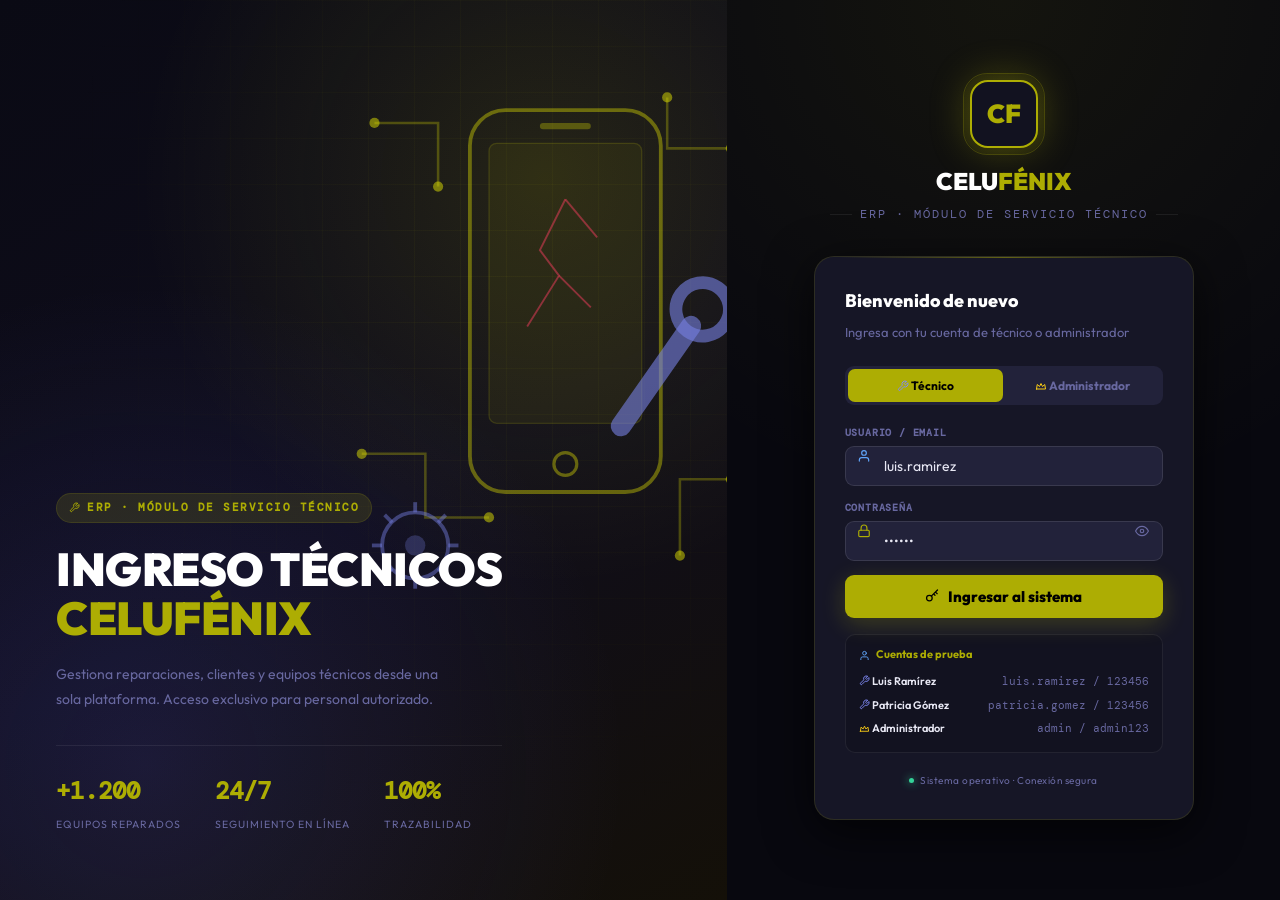
<file: tecnico.html>
<!DOCTYPE html>
<html lang="es" data-theme="dark">
<head>
<meta charset="UTF-8">
<meta name="viewport" content="width=device-width,initial-scale=1.0">
<title>CeluFénix — ERP Técnico</title>
<link rel="preconnect" href="https://fonts.googleapis.com">
<link rel="preconnect" href="https://fonts.gstatic.com" crossorigin>
<link href="https://fonts.googleapis.com/css2?family=Outfit:wght@300;400;500;600;700;800;900&family=DM+Mono:wght@400;500;700&display=swap" rel="stylesheet">
<style>
/* ══ THEME ══ */
:root{--y:#adad03;--yd:#9a9a02;--tr:.22s cubic-bezier(.4,0,.2,1);}
[data-theme="dark"]{
  --bg:#08080f;--bg2:#0d0d18;--bg3:#121220;--card:#161626;--card2:#1c1c30;--surf:#22223a;
  --bdr:rgba(244,245,0,.1);--bdr2:rgba(255,255,255,.07);--txt:#e8e8f4;--muted:#6868a0;
  --white:#fff;--sh:0 4px 24px rgba(0,0,0,.55);--sh2:0 12px 48px rgba(0,0,0,.7);
  --header-bg:rgba(8,8,15,.96);--input-bg:#22223a;--input-bdr:rgba(255,255,255,.1);
  --modal-bg:#0d0d18;--sidebar-bg:#0d0d18;
}
[data-theme="light"]{
  --bg:#f0f0f7;--bg2:#ffffff;--bg3:#e8e8f2;--card:#ffffff;--card2:#f0f0f5;--surf:#e4e4ef;
  --bdr:rgba(100,100,200,.15);--bdr2:rgba(0,0,0,.08);--txt:#1a1a2e;--muted:#5555aa;
  --white:#1a1a2e;--sh:0 4px 16px rgba(0,0,0,.1);--sh2:0 8px 32px rgba(0,0,0,.15);
  --header-bg:rgba(255,255,255,.97);--input-bg:#f0f0f5;--input-bdr:rgba(0,0,0,.12);
  --modal-bg:#ffffff;--sidebar-bg:#f5f5fc;
}
*,*::before,*::after{box-sizing:border-box;margin:0;padding:0}
html{scroll-behavior:smooth}
body{font-family:'Outfit',sans-serif;background:var(--bg);color:var(--txt);line-height:1.6;overflow-x:hidden;-webkit-font-smoothing:antialiased;transition:background .3s,color .3s}
a{text-decoration:none;color:inherit}ul{list-style:none}
img{max-width:100%;display:block}
button{cursor:pointer;border:none;background:none;font-family:inherit;transition:var(--tr)}
input,select,textarea{font-family:'Outfit',sans-serif}
::-webkit-scrollbar{width:4px;height:4px}
::-webkit-scrollbar-track{background:var(--bg2)}
::-webkit-scrollbar-thumb{background:var(--y);border-radius:3px}

/* ══ STATUS COLORS ══ */
.st-recibido{background:rgba(99,102,241,.15);color:#818cf8;border:1px solid rgba(99,102,241,.3)}
.st-diagnostico{background:rgba(245,158,11,.1);color:#f59e0b;border:1px solid rgba(245,158,11,.25)}
.st-reparando{background:rgba(59,130,246,.1);color:#60a5fa;border:1px solid rgba(59,130,246,.25)}
.st-esperando{background:rgba(244,63,94,.1);color:#fb7185;border:1px solid rgba(244,63,94,.25)}
.st-listo{background:rgba(16,185,129,.1);color:#34d399;border:1px solid rgba(16,185,129,.25)}
.st-entregado{background:rgba(107,114,128,.1);color:#9ca3af;border:1px solid rgba(107,114,128,.2)}
.sbadge{display:inline-flex;align-items:center;gap:5px;padding:4px 11px;border-radius:20px;font-size:11px;font-weight:700;font-family:'DM Mono',monospace;text-transform:uppercase;letter-spacing:.5px}
.sbadge::before{content:'';width:5px;height:5px;border-radius:50%;background:currentColor;flex-shrink:0}

/* ══ OVERLAY ══ */
.overlay{position:fixed;inset:0;background:rgba(0,0,0,.7);z-index:500;opacity:0;pointer-events:none;transition:opacity .3s;backdrop-filter:blur(6px)}
.overlay.on{opacity:1;pointer-events:all}

/* ═══════════════════════════
   LOGIN SCREEN
═══════════════════════════ */
#loginScreen{
  position:fixed;inset:0;z-index:9999;
  display:flex;background:var(--bg);
}
#loginScreen.hide{display:none}
.login-wrap{width:100%;max-width:420px;padding:20px}
.login-brand{text-align:center;margin-bottom:32px}
.login-logo{width:68px;height:68px;border-radius:18px;border:2px solid var(--y);background:var(--bg3);display:flex;align-items:center;justify-content:center;font-size:26px;font-weight:900;color:var(--y);margin:0 auto 14px;box-shadow:0 0 30px rgba(244,245,0,.2)}
.login-brand h1{font-size:24px;font-weight:900;color:var(--white)}
.login-brand h1 em{color:var(--y);font-style:normal}
.login-brand p{font-size:12px;color:var(--muted);margin-top:4px;font-family:'DM Mono',monospace;text-transform:uppercase;letter-spacing:2px}
.login-box{background:var(--card);border:1px solid var(--bdr2);border-radius:20px;padding:30px;box-shadow:var(--sh2)}
.login-box h2{font-size:18px;font-weight:800;color:var(--white);margin-bottom:6px}
.login-box p{font-size:13px;color:var(--muted);margin-bottom:24px}
.fg{display:flex;flex-direction:column;gap:5px;margin-bottom:14px}
.fg label{font-size:10px;font-weight:700;color:var(--muted);text-transform:uppercase;letter-spacing:.8px;font-family:'DM Mono',monospace}
.fg input,.fg select,.fg textarea{
  background:var(--input-bg);border:1.5px solid var(--input-bdr);border-radius:9px;
  padding:10px 13px;color:var(--txt);font-size:14px;transition:border-color var(--tr);width:100%;
}
.fg input:focus,.fg select:focus,.fg textarea:focus{outline:none;border-color:var(--y);box-shadow:0 0 0 3px rgba(244,245,0,.08)}
.fg textarea{resize:vertical;min-height:80px}
.fg select{cursor:pointer}

/* ═══════════════════════════
   CUSTOM SELECT DROPDOWN
═══════════════════════════ */
.csel{position:relative}
.csel select{display:none}
.csel-btn{width:100%;display:flex;align-items:center;justify-content:space-between;gap:8px;
  background:var(--input-bg);border:1.5px solid var(--input-bdr);border-radius:9px;
  padding:10px 13px;color:var(--txt);font-size:14px;cursor:pointer;transition:border-color var(--tr);user-select:none}
.csel-btn:hover{border-color:var(--bdr)}
.csel.disabled .csel-btn{opacity:.55;cursor:not-allowed}
.csel-label{overflow:hidden;text-overflow:ellipsis;white-space:nowrap;display:flex;align-items:center;gap:8px}
.csel-btn .fa-chevron-down{font-size:12px;color:var(--muted);transition:transform .2s;flex-shrink:0}
.csel.open .csel-btn{border-color:var(--y);box-shadow:0 0 0 3px rgba(244,245,0,.08)}
.csel.open .csel-btn .fa-chevron-down{transform:rotate(180deg)}
.csel-menu{position:absolute;top:calc(100% + 6px);left:0;right:0;background:var(--card);
  border:1px solid var(--bdr2);border-radius:11px;box-shadow:var(--sh2);z-index:250;
  max-height:240px;overflow-y:auto;padding:6px;opacity:0;visibility:hidden;
  transform:translateY(-6px);transition:opacity .15s,transform .15s}
.csel.open .csel-menu{opacity:1;visibility:visible;transform:none}
.csel-opt{padding:9px 11px;border-radius:7px;font-size:13.5px;color:var(--txt);cursor:pointer;
  transition:background .12s;display:flex;align-items:center;gap:8px}
.csel-opt:hover{background:var(--surf)}
.csel-opt.sel{background:rgba(244,245,0,.12);color:var(--y);font-weight:700}
.flt-select.csel .csel-btn{padding:8px 12px;font-size:12.5px}

/* ═══════════════════════════
   ICON COLOR SYSTEM
═══════════════════════════ */
i[class*="fa-"]{display:inline-flex;align-items:center;justify-content:center;width:1em;height:1em;font-size:inherit;vertical-align:-0.125em;flex-shrink:0}
i[class*="fa-"] svg{width:1em;height:1em;display:block}
.fa-circle-check,.fa-check,.fa-shield-check{color:#34d399}
.fa-triangle-exclamation,.fa-circle-exclamation,.fa-hourglass-half{color:#fbbf24}
.fa-xmark,.fa-trash-can,.fa-ban,.fa-droplet,.fa-circle-xmark{color:#fb7185}
.fa-crown{color:#facc15}
.fa-lock,.fa-lock-open,.fa-shield-halved,.fa-key,.fa-id-card{color:var(--y)}
.fa-wrench,.fa-screwdriver-wrench,.fa-gear,.fa-helmet-safety{color:#818cf8}
.fa-user,.fa-users,.fa-envelope,.fa-phone,.fa-mobile-screen,.fa-location-dot{color:#60a5fa}
.fa-plus,.fa-floppy-disk,.fa-cart-shopping,.fa-print,.fa-download,.fa-inbox{color:var(--y)}
.fa-magnifying-glass,.fa-eye,.fa-eye-slash,.fa-chevron-down,.fa-chevron-left,.fa-chevron-right,.fa-bars{color:var(--muted)}
.fa-calendar-days,.fa-clock,.fa-note-sticky,.fa-comment,.fa-clipboard-list,.fa-file-lines{color:#a78bfa}
.fa-chart-column,.fa-arrow-trend-up,.fa-hashtag,.fa-link,.fa-box,.fa-sack-dollar{color:#34d399}
.fa-right-from-bracket{color:#fb7185}
.fa-sun{color:#fbbf24}.fa-moon{color:#a78bfa}
.fa-pen,.fa-arrows-rotate,.fa-star,.fa-delete-left,.fa-circle-info,.fa-bag-shopping{color:var(--muted)}
/* Neutral contexts: icon inherits button/badge color instead of the palette above */
.tb-btn.primary i,.btn-primary i,.login-submit i,.csel-btn i,.pass-eye i,.theme-btn i,
.carnet-blood-badge i,.notif-item .ni-icon i,.sbadge i,.mcl i,.st-step .ss-circle i,
.pcl-ic i,.stat-card .sc-icon i,.hero-badge i,.profile-role-chip i{color:inherit}
.mob-menu-btn i{color:inherit}
.login-submit{width:100%;padding:12px;background:var(--y);color:#000;border-radius:9px;font-size:15px;font-weight:800;margin-top:8px;transition:var(--tr)}
.login-submit:hover{background:var(--yd);transform:translateY(-1px)}
.login-err{background:rgba(244,63,94,.1);border:1px solid rgba(244,63,94,.3);color:#fb7185;border-radius:8px;padding:10px 14px;font-size:13px;margin-top:10px;display:none}
.login-err.on{display:block}
.login-rol-tabs{display:flex;background:var(--surf);border-radius:9px;padding:3px;gap:2px;margin-bottom:20px}
.lrt{flex:1;padding:7px;border-radius:7px;font-size:12px;font-weight:700;color:var(--muted);text-align:center;cursor:pointer;transition:var(--tr)}
.lrt.on{background:var(--y);color:#000}

/* ═══════════════════════════
   APP LAYOUT
═══════════════════════════ */
#app{display:none}
#app.on{display:flex;height:100dvh;overflow:hidden}

/* ══ SIDEBAR ══ */
.sidebar{
  width:240px;min-width:240px;background:var(--sidebar-bg);border-right:1px solid var(--bdr2);
  display:flex;flex-direction:column;transition:width .3s;overflow:hidden;z-index:100;
}
.sidebar.collapsed{width:64px;min-width:64px}
.sb-top{padding:18px 16px;border-bottom:1px solid var(--bdr2);display:flex;align-items:center;gap:10px;flex-shrink:0}
.sb-logo{width:36px;height:36px;min-width:36px;border-radius:10px;border:2px solid var(--y);background:var(--bg3);display:flex;align-items:center;justify-content:center;font-size:14px;font-weight:900;color:var(--y);flex-shrink:0}
.sb-brand{overflow:hidden}
.sb-brand .bn{font-size:14px;font-weight:900;color:var(--white);white-space:nowrap}
.sb-brand .bn em{color:var(--y);font-style:normal}
.sb-brand .bt{font-size:9px;color:var(--muted);white-space:nowrap;font-family:'DM Mono',monospace;letter-spacing:1px;text-transform:uppercase}
.sb-user{padding:14px 14px;border-bottom:1px solid var(--bdr2);display:flex;align-items:center;gap:10px;flex-shrink:0}
.sb-av{width:34px;height:34px;min-width:34px;border-radius:50%;background:linear-gradient(135deg,var(--y),#6a6a00);display:flex;align-items:center;justify-content:center;font-size:13px;font-weight:800;color:#000}
.sb-uinfo{overflow:hidden}
.sb-uname{font-size:13px;font-weight:700;color:var(--white);white-space:nowrap;overflow:hidden;text-overflow:ellipsis}
.sb-urole{font-size:10px;color:var(--y);font-family:'DM Mono',monospace;text-transform:uppercase;letter-spacing:.5px}
.sb-nav{flex:1;overflow-y:auto;padding:8px}
.sb-nav-lbl{font-size:9px;font-weight:700;color:var(--muted);text-transform:uppercase;letter-spacing:2px;padding:10px 8px 4px;font-family:'DM Mono',monospace;white-space:nowrap;overflow:hidden}
.sb-link{display:flex;align-items:center;gap:10px;padding:9px 10px;border-radius:9px;font-size:13px;font-weight:600;color:var(--muted);cursor:pointer;transition:var(--tr);white-space:nowrap;border:1px solid transparent}
.sb-link:hover{background:var(--surf);color:var(--white)}
.sb-link.on{background:rgba(244,245,0,.1);border-color:var(--bdr);color:var(--y)}
.sb-link .si{width:18px;height:18px;min-width:18px;flex-shrink:0;text-align:center;font-size:16px}
.sb-link .sl{overflow:hidden;white-space:nowrap}
.sb-link .sbdg{margin-left:auto;background:var(--y);color:#000;font-size:9px;font-weight:900;padding:1px 6px;border-radius:10px;font-family:'DM Mono',monospace;flex-shrink:0}
.sb-bottom{padding:10px;border-top:1px solid var(--bdr2);flex-shrink:0}
.sb-toggle{width:100%;padding:8px;display:flex;align-items:center;justify-content:center;gap:6px;border-radius:8px;font-size:12px;font-weight:600;color:var(--muted);border:1px solid var(--bdr2);transition:var(--tr)}
.sb-toggle:hover{background:var(--surf);color:var(--white)}

/* ══ SIDEBAR COLLAPSED STATE ══ */
.sidebar.collapsed .sb-top{justify-content:center;padding:18px 8px}
.sidebar.collapsed .sb-brand{display:none}
.sidebar.collapsed .sb-user{justify-content:center;padding:14px 8px}
.sidebar.collapsed .sb-uinfo{display:none}
.sidebar.collapsed .sb-nav{padding:8px 6px}
.sidebar.collapsed .sb-nav-lbl{display:none}
.sidebar.collapsed .sb-link{justify-content:center;padding:10px 0;gap:0}
.sidebar.collapsed .sb-link .sl{display:none}
.sidebar.collapsed .sb-link .sbdg{display:none}
.sidebar.collapsed .sb-bottom{padding:10px 6px}
.sidebar.collapsed .logout-txt{display:none}
.sidebar.collapsed #logoutBtn{padding:8px 0;gap:0}
.sidebar.collapsed .sb-toggle{padding:8px 0}
.sidebar.collapsed .sb-toggle .stxt{display:none}

/* ══ MAIN AREA ══ */
.main-area{flex:1;display:flex;flex-direction:column;overflow:hidden}
.topbar{background:var(--header-bg);border-bottom:1px solid var(--bdr2);padding:12px 22px;display:flex;align-items:center;gap:14px;flex-shrink:0;backdrop-filter:blur(20px)}
.topbar-title{font-size:16px;font-weight:800;color:var(--white)}
.topbar-sub{font-size:12px;color:var(--muted);margin-top:1px}
.topbar-right{margin-left:auto;display:flex;align-items:center;gap:8px}
.tb-btn{display:flex;align-items:center;gap:6px;padding:8px 14px;border-radius:9px;font-size:12px;font-weight:700;border:1px solid var(--bdr2);color:var(--muted);background:var(--surf);transition:var(--tr)}
.tb-btn:hover{border-color:var(--y);color:var(--y)}
.tb-btn.primary{background:var(--y);color:#000;border-color:var(--y)}
.tb-btn.primary:hover{background:var(--yd)}
.theme-btn{width:36px;height:36px;border-radius:9px;background:var(--surf);border:1px solid var(--bdr2);display:flex;align-items:center;justify-content:center;font-size:16px}
.theme-btn:hover{background:var(--y);border-color:var(--y)}
[data-theme="dark"] .ico-sun{display:block}[data-theme="dark"] .ico-moon{display:none}
[data-theme="light"] .ico-sun{display:none}[data-theme="light"] .ico-moon{display:block}

/* ══ CONTENT PAGES ══ */
.content{flex:1;overflow-y:auto;padding:22px}
.page{display:none}
.page.on{display:block}

/* ══ STATS CARDS ══ */
.stats-grid{display:grid;grid-template-columns:repeat(auto-fit,minmax(160px,1fr));gap:14px;margin-bottom:22px}
.stat-card{background:var(--card);border:1px solid var(--bdr2);border-radius:14px;padding:18px;transition:var(--tr);cursor:pointer}
.stat-card:hover{border-color:var(--bdr);transform:translateY(-2px);box-shadow:var(--sh)}
.stat-card.active{border-color:var(--y);background:rgba(244,245,0,.05)}
.sc-lbl{font-size:10px;color:var(--muted);font-family:'DM Mono',monospace;text-transform:uppercase;letter-spacing:1px;margin-bottom:8px}
.sc-num{font-size:30px;font-weight:900;color:var(--white);line-height:1;font-family:'DM Mono',monospace}
.sc-sub{font-size:11px;color:var(--muted);margin-top:4px}
.sc-icon{font-size:22px;margin-bottom:8px}

/* ══ FILTER BAR ══ */
.filter-bar{display:flex;align-items:center;gap:8px;margin-bottom:18px;flex-wrap:wrap}
.srch-box{display:flex;background:var(--input-bg);border:1.5px solid var(--input-bdr);border-radius:9px;overflow:hidden;flex:1;min-width:200px;max-width:360px;transition:border-color var(--tr)}
.srch-box:focus-within{border-color:var(--y)}
.srch-inp{flex:1;background:none;border:none;padding:9px 13px;color:var(--txt);font-size:13px}
.srch-inp:focus{outline:none}
.srch-inp::placeholder{color:var(--muted)}
.srch-btn{padding:0 13px;background:var(--y);color:#000;font-size:13px;font-weight:700;display:flex;align-items:center}
.flt-tabs{display:flex;gap:4px;flex-wrap:wrap}
.flt-tab{padding:7px 12px;border-radius:8px;font-size:11px;font-weight:700;border:1px solid var(--bdr2);color:var(--muted);cursor:pointer;transition:var(--tr);font-family:'DM Mono',monospace;text-transform:uppercase;letter-spacing:.5px}
.flt-tab:hover{border-color:var(--y);color:var(--y)}
.flt-tab.on{background:var(--y);border-color:var(--y);color:#000}
.flt-select{background:var(--input-bg);border:1.5px solid var(--input-bdr);border-radius:9px;padding:7px 12px;color:var(--txt);font-size:12px;cursor:pointer}
.flt-select:focus{outline:none;border-color:var(--y)}

/* ══ TABLE ══ */
.table-wrap{background:var(--card);border:1px solid var(--bdr2);border-radius:16px;overflow:hidden}
.table-head{padding:14px 18px;border-bottom:1px solid var(--bdr2);display:flex;align-items:center;justify-content:space-between;gap:10px;flex-wrap:wrap}
.table-head h3{font-size:14px;font-weight:800;color:var(--white)}
.live-dot{display:inline-flex;align-items:center;gap:6px;font-size:11px;color:#34d399;font-family:'DM Mono',monospace}
.live-dot::before{content:'';width:7px;height:7px;border-radius:50%;background:#34d399;box-shadow:0 0 0 2px rgba(52,211,153,.3);animation:pulse 1.5s ease infinite}
@keyframes pulse{0%,100%{box-shadow:0 0 0 2px rgba(52,211,153,.3)}50%{box-shadow:0 0 0 5px rgba(52,211,153,.1)}}
.tbl{width:100%;border-collapse:collapse}
.tbl th{padding:10px 14px;text-align:left;font-size:10px;font-weight:700;color:var(--muted);text-transform:uppercase;letter-spacing:1px;font-family:'DM Mono',monospace;border-bottom:1px solid var(--bdr2);white-space:nowrap}
.tbl td{padding:12px 14px;border-bottom:1px solid var(--bdr2);font-size:13px;color:var(--txt);vertical-align:middle}
.tbl tr:last-child td{border-bottom:none}
.tbl tr:hover td{background:rgba(244,245,0,.03)}
.tbl-ticket{font-family:'DM Mono',monospace;font-weight:700;font-size:12px;color:var(--y)}
.tbl-client{font-weight:600;color:var(--white)}
.tbl-device{color:var(--muted);font-size:12px}
.tbl-imei{font-family:'DM Mono',monospace;font-size:11px;color:var(--muted)}
.tbl-tech{display:flex;align-items:center;gap:6px}
.tech-av{width:24px;height:24px;border-radius:50%;background:linear-gradient(135deg,var(--y),#6a6a00);display:flex;align-items:center;justify-content:center;font-size:9px;font-weight:800;color:#000;flex-shrink:0}
.action-btns{display:flex;gap:5px}
.abtn{width:30px;height:30px;border-radius:7px;display:flex;align-items:center;justify-content:center;font-size:13px;border:1px solid var(--bdr2);color:var(--muted);background:var(--surf);transition:var(--tr)}
.abtn:hover{border-color:var(--y);color:var(--y)}
.abtn.danger:hover{border-color:#f43f5e;color:#f43f5e}
.abtn.success:hover{border-color:#10b981;color:#10b981}

/* ══ MODALS ══ */
.modal-bg{position:fixed;inset:0;z-index:9000;display:flex;align-items:center;justify-content:center;opacity:0;pointer-events:none;transition:opacity .25s;padding:16px;background:rgba(0,0,0,.7);backdrop-filter:blur(8px)}
.modal-bg.on{opacity:1;pointer-events:all}
.modal-box{background:var(--modal-bg);border:1px solid var(--bdr);border-radius:20px;width:100%;position:relative;transform:translateY(16px) scale(.97);transition:transform .3s cubic-bezier(.34,1.56,.64,1);box-shadow:var(--sh2);max-height:92vh;overflow-y:auto}
.modal-bg.on .modal-box{transform:none}
.modal-box.sm{max-width:440px}
.modal-box.md{max-width:620px}
.modal-box.lg{max-width:860px}
.modal-box.xl{max-width:1040px}
.mhdr{display:flex;align-items:center;justify-content:space-between;padding:20px 24px;border-bottom:1px solid var(--bdr2);flex-shrink:0}
.mhdr h2{font-size:17px;font-weight:800;color:var(--white)}
.mhdr p{font-size:12px;color:var(--muted);margin-top:2px}
.mcl{width:32px;height:32px;border-radius:50%;background:var(--surf);display:flex;align-items:center;justify-content:center;color:var(--muted);font-size:14px;flex-shrink:0;cursor:pointer;transition:var(--tr)}
.mcl:hover{background:var(--y);color:#000}
.mbody{padding:24px}
.mftr{padding:16px 24px;border-top:1px solid var(--bdr2);display:flex;justify-content:flex-end;gap:8px}
.mftr .btn-cancel{padding:9px 18px;border-radius:9px;font-size:13px;font-weight:700;color:var(--muted);border:1px solid var(--bdr2);background:var(--surf)}
.mftr .btn-cancel:hover{color:var(--txt)}
.mftr .btn-primary{padding:9px 22px;border-radius:9px;font-size:13px;font-weight:800;background:var(--y);color:#000}
.mftr .btn-primary:hover{background:var(--yd)}
.mftr .btn-danger{padding:9px 18px;border-radius:9px;font-size:13px;font-weight:800;background:#f43f5e;color:#fff}
.form-grid{display:grid;grid-template-columns:1fr 1fr;gap:14px}
.form-grid .full{grid-column:1/-1}
.sec-div{font-size:10px;font-weight:700;color:var(--y);text-transform:uppercase;letter-spacing:2px;font-family:'DM Mono',monospace;padding:10px 0 6px;border-bottom:1px solid var(--bdr2);margin:4px 0 14px}

/* ══ REPAIR DETAIL MODAL ══ */
.repair-detail-grid{display:grid;grid-template-columns:1fr 1fr;gap:18px}
.detail-section{background:var(--bg3);border-radius:12px;padding:16px}
.detail-section.full{grid-column:1/-1}
.ds-title{font-size:10px;font-weight:700;color:var(--y);text-transform:uppercase;letter-spacing:2px;font-family:'DM Mono',monospace;margin-bottom:12px;display:flex;align-items:center;gap:7px}
.ds-row{display:flex;justify-content:space-between;align-items:flex-start;padding:6px 0;border-bottom:1px solid var(--bdr2)}
.ds-row:last-child{border-bottom:none}
.ds-key{font-size:11px;color:var(--muted);font-family:'DM Mono',monospace;text-transform:uppercase;letter-spacing:.3px}
.ds-val{font-size:12px;font-weight:600;color:var(--txt);text-align:right;max-width:200px}

/* ══ TIMELINE ══ */
.timeline{display:flex;flex-direction:column;gap:0}
.tl-item{display:flex;gap:12px;padding:10px 0}
.tl-dot{display:flex;flex-direction:column;align-items:center;flex-shrink:0}
.tl-circle{width:28px;height:28px;border-radius:50%;display:flex;align-items:center;justify-content:center;font-size:12px;flex-shrink:0;border:2px solid var(--y);background:rgba(244,245,0,.1);color:var(--y)}
.tl-line{flex:1;width:2px;background:var(--bdr2);margin-top:4px}
.tl-item:last-child .tl-line{display:none}
.tl-content{flex:1;padding-top:3px}
.tl-action{font-size:13px;font-weight:600;color:var(--white)}
.tl-date{font-size:10px;color:var(--muted);font-family:'DM Mono',monospace;margin-top:2px}
.tl-note{font-size:12px;color:var(--muted);margin-top:4px;line-height:1.5;background:var(--bg3);border-radius:8px;padding:8px 10px}

/* ══ PARTS TABLE ══ */
.parts-table{width:100%;border-collapse:collapse;margin-top:8px}
.parts-table th{padding:7px 10px;text-align:left;font-size:10px;color:var(--muted);font-family:'DM Mono',monospace;text-transform:uppercase;border-bottom:1px solid var(--bdr2)}
.parts-table td{padding:9px 10px;border-bottom:1px solid var(--bdr2);font-size:12px}
.parts-table tr:last-child td{border-bottom:none}
.parts-total{display:flex;justify-content:space-between;align-items:center;padding:12px 10px;background:rgba(244,245,0,.05);border-radius:8px;margin-top:8px}
.parts-total span{font-size:13px;color:var(--muted)}
.parts-total strong{font-size:18px;font-weight:900;color:var(--y);font-family:'DM Mono',monospace}
.add-part-row{display:flex;gap:8px;margin-top:8px;flex-wrap:wrap}
.add-part-row input,.add-part-row select{flex:1;min-width:100px}

/* ══ STATUS STEPPER ══ */
.status-stepper{display:flex;align-items:center;gap:0;margin:16px 0;overflow-x:auto;padding-bottom:6px}
.st-step{display:flex;flex-direction:column;align-items:center;gap:4px;flex:1;min-width:80px;cursor:pointer;transition:var(--tr);padding:8px 4px;border-radius:8px;border:2px solid transparent}
.st-step:hover{background:var(--surf)}
.st-step.active{border-color:var(--y);background:rgba(244,245,0,.05)}
.st-step.done .ss-circle{background:var(--y);color:#000;border-color:var(--y)}
.st-step.done .ss-line{background:var(--y)}
.ss-circle{width:30px;height:30px;border-radius:50%;border:2px solid var(--bdr2);display:flex;align-items:center;justify-content:center;font-size:12px;color:var(--muted);background:var(--surf)}
.st-step.active .ss-circle{border-color:var(--y);color:var(--y)}
.ss-label{font-size:10px;font-weight:700;color:var(--muted);text-align:center;font-family:'DM Mono',monospace;text-transform:uppercase;letter-spacing:.3px}
.st-step.active .ss-label,.st-step.done .ss-label{color:var(--y)}

/* ══ NOTIFICATIONS ══ */
.notif{position:fixed;bottom:24px;right:24px;z-index:9999;display:flex;flex-direction:column;gap:8px}
.notif-item{background:var(--card);border:1px solid var(--bdr);border-left:3px solid #10b981;border-radius:12px;padding:12px 16px;display:flex;align-items:center;gap:10px;max-width:300px;box-shadow:var(--sh2);animation:slideIn .4s cubic-bezier(.34,1.56,.64,1) both}
.notif-item.warn{border-left-color:#f59e0b}
.notif-item.err{border-left-color:#f43f5e}
@keyframes slideIn{from{opacity:0;transform:translateX(30px)}to{opacity:1;transform:none}}
.ni-icon{font-size:18px;flex-shrink:0}
.ni-txt strong{display:block;font-size:12px;font-weight:700;color:var(--white)}
.ni-txt span{font-size:11px;color:var(--muted)}

/* ══ DASHBOARD CARDS ══ */
.dash-grid{display:grid;grid-template-columns:repeat(auto-fit,minmax(280px,1fr));gap:14px;margin-bottom:20px}
.dash-card{background:var(--card);border:1px solid var(--bdr2);border-radius:14px;padding:18px}
.dash-card h3{font-size:13px;font-weight:800;color:var(--white);margin-bottom:14px;display:flex;align-items:center;gap:7px}
.mini-repair{display:flex;align-items:center;gap:10px;padding:8px 0;border-bottom:1px solid var(--bdr2)}
.mini-repair:last-child{border-bottom:none}
.mr-info{flex:1;min-width:0}
.mr-ticket{font-size:10px;color:var(--y);font-family:'DM Mono',monospace;font-weight:700}
.mr-name{font-size:12px;font-weight:600;color:var(--white);overflow:hidden;text-overflow:ellipsis;white-space:nowrap}
.mr-device{font-size:11px;color:var(--muted);overflow:hidden;text-overflow:ellipsis;white-space:nowrap}

/* ══ EMPTY STATE ══ */
.empty-state{display:flex;flex-direction:column;align-items:center;justify-content:center;padding:60px 20px;text-align:center;color:var(--muted)}
.empty-state .ei{font-size:48px;margin-bottom:14px;opacity:.3}
.empty-state h3{font-size:16px;font-weight:700;color:var(--txt);margin-bottom:6px}
.empty-state p{font-size:13px;max-width:280px;line-height:1.6}

/* ══ PART TYPE BUTTONS ══ */
.part-type-btn{display:flex;align-items:center;gap:7px;padding:9px 14px;border-radius:10px;border:1.5px solid var(--bdr2);background:var(--surf);color:var(--muted);font-size:13px;font-weight:600;transition:var(--tr);cursor:pointer}
.part-type-btn:hover{border-color:var(--y);color:var(--white);background:rgba(244,245,0,.06)}
.part-type-btn.on{border-color:var(--y);background:rgba(244,245,0,.12);color:var(--y);font-weight:700}
.part-panel{animation:fadeIn .2s ease}
@keyframes fadeIn{from{opacity:0;transform:translateY(-4px)}to{opacity:1;transform:none}}
.stock-item{display:flex;align-items:center;gap:10px;padding:9px 11px;border-radius:9px;border:1.5px solid var(--bdr2);background:var(--bg3);cursor:pointer;transition:var(--tr)}
.stock-item:hover{border-color:var(--y);background:rgba(244,245,0,.06)}
.stock-item.selected{border-color:var(--y);background:rgba(244,245,0,.1)}
.stock-item-info{flex:1;min-width:0}
.stock-item-name{font-size:13px;font-weight:700;color:var(--white);overflow:hidden;text-overflow:ellipsis;white-space:nowrap}
.stock-item-ref{font-size:10px;color:var(--muted);font-family:'DM Mono',monospace}
.stock-item-price{font-size:13px;font-weight:800;color:var(--y);flex-shrink:0;font-family:'DM Mono',monospace}
.stock-item-cat{font-size:9px;padding:2px 7px;background:var(--surf);border-radius:4px;color:var(--muted);font-family:'DM Mono',monospace;flex-shrink:0}

/* ═══════════════════════════
   LOGIN — SPLIT SCREEN REDESIGN
═══════════════════════════ */
.login-hero{
  position:relative;flex:1.2;min-width:0;overflow:hidden;display:flex;align-items:flex-end;
  background:
    radial-gradient(circle at 75% 20%,rgba(244,245,0,.10),transparent 45%),
    radial-gradient(circle at 20% 85%,rgba(99,102,241,.14),transparent 50%),
    linear-gradient(150deg,#0a0a14 0%,#0f0d1c 55%,#141008 100%);
  padding:64px 56px;
}
.login-hero::before{
  content:'';position:absolute;inset:0;pointer-events:none;
  background-image:linear-gradient(rgba(244,245,0,.04) 1px,transparent 1px),linear-gradient(90deg,rgba(244,245,0,.04) 1px,transparent 1px);
  background-size:46px 46px;
  mask-image:radial-gradient(ellipse at 70% 30%,#000 0%,transparent 65%);
}
.hero-illustration{position:absolute;top:8%;right:-4%;width:56%;max-width:420px;opacity:.9}
.hero-illustration svg{width:100%;height:auto;display:block}
.login-hero-content{position:relative;z-index:1;max-width:480px}
.hero-badge{display:inline-flex;align-items:center;gap:7px;font-size:11px;font-weight:700;color:var(--y);background:rgba(244,245,0,.1);border:1px solid var(--bdr);padding:5px 12px;border-radius:20px;font-family:'DM Mono',monospace;text-transform:uppercase;letter-spacing:1.5px;margin-bottom:22px}
.hero-title{font-size:clamp(30px,4vw,46px);font-weight:900;line-height:1.08;color:#fff;letter-spacing:-.5px}
.hero-title em{color:var(--y);font-style:normal;display:block}
.hero-sub{margin-top:18px;color:var(--muted);font-size:14px;line-height:1.75;max-width:400px}
.hero-stats{display:flex;gap:34px;margin-top:34px;padding-top:26px;border-top:1px solid var(--bdr2)}
.hero-stat strong{display:block;font-size:24px;font-weight:900;color:var(--y);font-family:'DM Mono',monospace}
.hero-stat span{font-size:10.5px;color:var(--muted);text-transform:uppercase;letter-spacing:1px}
.login-form-side{
  flex:1;min-width:340px;display:flex;align-items:center;justify-content:center;
  padding:20px;position:relative;background:var(--bg);
}
.login-form-side::before{
  content:'';position:absolute;inset:0;pointer-events:none;
  background-image:radial-gradient(circle at 50% 0%,rgba(244,245,0,.05),transparent 55%);
}
.login-wrap{position:relative;z-index:1;animation:loginIn .5s cubic-bezier(.16,1,.3,1) both}
@keyframes loginIn{from{opacity:0;transform:translateY(14px)}to{opacity:1;transform:none}}
.login-logo{position:relative;box-shadow:0 0 0 6px rgba(244,245,0,.05),0 0 40px rgba(244,245,0,.25)}
.login-logo::after{content:'';position:absolute;inset:-9px;border-radius:24px;border:1px solid rgba(244,245,0,.18);animation:loginPulse 2.6s ease-in-out infinite}
@keyframes loginPulse{0%,100%{transform:scale(1);opacity:.7}50%{transform:scale(1.08);opacity:0}}
.login-brand p{display:flex;align-items:center;justify-content:center;gap:8px}
.login-brand p::before,.login-brand p::after{content:'';width:22px;height:1px;background:var(--bdr2)}
.login-box{position:relative;backdrop-filter:blur(6px);border-color:var(--bdr)}
.login-box::before{content:'';position:absolute;top:0;left:24px;right:24px;height:1px;background:linear-gradient(90deg,transparent,var(--y),transparent);opacity:.5}
.login-box h2{display:flex;align-items:center;gap:8px}
.fg-icon{position:relative}
.fg-icon input{padding-left:38px}
.fg-icon .fgi{position:absolute;left:12px;top:50%;transform:translateY(-50%);color:var(--muted);font-size:14px;pointer-events:none;transition:var(--tr)}
.fg-icon input:focus~.fgi,.fg-icon:focus-within .fgi{color:var(--y)}
.pass-eye{position:absolute;right:10px;top:50%;transform:translateY(-50%);color:var(--muted);font-size:14px;cursor:pointer;background:none;border:none;padding:4px}
.pass-eye:hover{color:var(--y)}
.login-submit{position:relative;display:flex;align-items:center;justify-content:center;gap:8px;box-shadow:0 6px 24px rgba(244,245,0,.18)}
.login-submit:hover{box-shadow:0 8px 28px rgba(244,245,0,.28)}
.login-foot{text-align:center;margin-top:20px;font-size:10px;color:var(--muted);display:flex;align-items:center;justify-content:center;gap:6px;letter-spacing:.5px}
.login-foot .dotc{width:5px;height:5px;border-radius:50%;background:#34d399;box-shadow:0 0 8px #34d399}
.demo-box{background:var(--bg3);border:1px solid var(--bdr2);border-radius:10px;padding:11px 13px;font-size:11px;color:var(--muted)}
.demo-box strong{color:var(--y);display:flex;align-items:center;gap:6px;margin-bottom:6px;font-size:11px}
.demo-row{display:flex;justify-content:space-between;gap:8px;padding:3px 0}
.demo-row span:first-child{color:var(--txt);font-weight:600}
.demo-row span:last-child{font-family:'DM Mono',monospace;color:var(--muted)}
@media(max-width:900px){
  .login-hero{display:none}
  .login-form-side{min-width:0}
}

/* ═══════════════════════════
   PROFILE — REDESIGN
═══════════════════════════ */
.profile-grid{display:grid;grid-template-columns:300px 1fr;gap:20px;align-items:start}
.profile-side{background:var(--card);border:1px solid var(--bdr2);border-radius:16px;overflow:hidden;position:sticky;top:0}
.profile-side-hero{height:88px;position:relative;
  background:linear-gradient(120deg,rgba(244,245,0,.18),rgba(99,102,241,.14));}
.profile-side-hero::before{content:'';position:absolute;inset:0;background-image:radial-gradient(rgba(255,255,255,.09) 1px,transparent 1px);background-size:16px 16px}
.profile-side-body{padding:0 22px 22px;margin-top:-46px;text-align:center;position:relative;z-index:1}
.profile-avatar-big{width:92px;height:92px;border-radius:50%;background:linear-gradient(135deg,var(--y),#6a6a00);display:flex;align-items:center;justify-content:center;font-size:32px;font-weight:900;color:#000;margin:0 auto 12px;border:4px solid var(--card);box-shadow:var(--sh)}
.profile-side-name{font-size:17px;font-weight:800;color:var(--white);display:flex;align-items:center;justify-content:center;gap:6px}
.profile-verified{color:#34d399;font-size:13px}
.profile-role-chip{display:inline-flex;align-items:center;gap:5px;font-size:11px;font-weight:700;color:var(--y);background:rgba(244,245,0,.1);border:1px solid var(--bdr);padding:3px 12px 3px 10px;border-radius:20px;font-family:'DM Mono',monospace;text-transform:uppercase;letter-spacing:.5px;margin-top:8px}
.profile-contact-list{margin-top:20px;text-align:left;display:flex;flex-direction:column;gap:11px;padding-top:18px;border-top:1px solid var(--bdr2)}
.pcl-row{display:flex;align-items:center;gap:10px;font-size:12.5px;color:var(--txt)}
.pcl-ic{width:30px;height:30px;border-radius:8px;background:var(--surf);display:flex;align-items:center;justify-content:center;font-size:14px;flex-shrink:0}
.pcl-txt{overflow:hidden;min-width:0}
.pcl-label{font-size:9px;color:var(--muted);text-transform:uppercase;letter-spacing:.7px;font-family:'DM Mono',monospace}
.pcl-val{font-weight:700;color:var(--white);white-space:nowrap;overflow:hidden;text-overflow:ellipsis}
.profile-stats-row{display:flex;margin-top:20px;padding-top:18px;border-top:1px solid var(--bdr2)}
.pstat{flex:1;text-align:center}
.pstat strong{display:block;font-size:20px;font-weight:900;color:var(--y);font-family:'DM Mono',monospace}
.pstat span{font-size:9px;color:var(--muted);text-transform:uppercase;letter-spacing:.6px}
.pstat+.pstat{border-left:1px solid var(--bdr2)}
.profile-main{display:flex;flex-direction:column;gap:18px;min-width:0}
.pass-restricted{display:flex;align-items:center;gap:12px;padding:14px;background:rgba(99,102,241,.08);border:1px solid rgba(99,102,241,.2);border-radius:10px}
.pass-restricted .pri{font-size:24px}
.pass-restricted .prt{font-size:13px;font-weight:700;color:var(--white)}
.pass-restricted .prd{font-size:12px;color:var(--muted);margin-top:3px}
@media(max-width:820px){
  .profile-grid{grid-template-columns:1fr}
  .profile-side{position:static}
}

/* ═══════════════════════════
   CARNET — ID BADGE
═══════════════════════════ */
.carnet-card{width:320px;max-width:100%;border-radius:20px;overflow:hidden;background:var(--card);border:1px solid var(--bdr2);box-shadow:0 24px 55px rgba(0,0,0,.45);position:relative}
.carnet-header{position:relative;height:100px;
  background:linear-gradient(135deg,#151515 0%,#1c1a08 60%,#0f0f0f 100%);
  display:flex;flex-direction:column;align-items:center;padding-top:10px;overflow:hidden}
.carnet-header::before{content:'';position:absolute;inset:0;background-image:radial-gradient(circle at 85% 15%,rgba(244,245,0,.28),transparent 55%)}
.carnet-header::after{content:'';position:absolute;inset:0;background-image:linear-gradient(rgba(244,245,0,.04) 1px,transparent 1px),linear-gradient(90deg,rgba(244,245,0,.04) 1px,transparent 1px);background-size:14px 14px}
.carnet-hole{width:46px;height:8px;border-radius:6px;background:rgba(0,0,0,.55);margin-bottom:8px;position:relative;z-index:1}
.carnet-brand{display:flex;align-items:center;gap:6px;font-size:11px;font-weight:800;color:var(--y);letter-spacing:1.5px;font-family:'DM Mono',monospace;text-transform:uppercase;position:relative;z-index:1}
.carnet-brand .cbrand-logo{width:20px;height:20px;border-radius:5px;border:1.5px solid var(--y);display:flex;align-items:center;justify-content:center;font-size:9px;font-weight:900;color:var(--y)}
.carnet-photo-wrap{width:96px;height:96px;border-radius:50%;background:var(--card);padding:4px;margin:-48px auto 0;position:relative;z-index:1;box-shadow:0 6px 20px rgba(0,0,0,.4)}
.carnet-photo{width:100%;height:100%;border-radius:50%;background:linear-gradient(135deg,var(--y),#6a6a00);display:flex;align-items:center;justify-content:center;font-size:32px;font-weight:900;color:#000}
.carnet-name{text-align:center;font-size:18px;font-weight:900;color:var(--white);margin-top:12px;padding:0 16px}
.carnet-role{text-align:center;margin-top:5px;margin-bottom:8px}
.carnet-idcode{text-align:center;font-family:'DM Mono',monospace;font-size:10.5px;color:var(--muted);letter-spacing:1.5px}
.carnet-divider{margin:16px 20px 8px;border-top:1px dashed var(--bdr2)}
.carnet-body{padding:6px 20px 4px}
.carnet-row{display:flex;align-items:center;gap:11px;padding:8px 0;border-bottom:1px solid var(--bdr2)}
.carnet-row:last-child{border-bottom:none}
.carnet-row .cic{width:26px;text-align:center;font-size:14px;flex-shrink:0}
.carnet-row .ctxt{overflow:hidden;min-width:0;flex:1}
.carnet-row .clbl{font-size:8.5px;color:var(--muted);text-transform:uppercase;letter-spacing:.7px;font-family:'DM Mono',monospace}
.carnet-row .cval{font-size:12.5px;font-weight:700;color:var(--white);white-space:nowrap;overflow:hidden;text-overflow:ellipsis}
.carnet-blood-badge{display:inline-flex;align-items:center;gap:4px;background:rgba(244,63,94,.12);border:1px solid rgba(244,63,94,.35);color:#fb7185;padding:2px 10px;border-radius:20px;font-weight:900;font-size:12.5px;font-family:'DM Mono',monospace}
.carnet-footer{padding:14px 20px 20px;text-align:center;border-top:1px solid var(--bdr2);margin-top:8px}
.carnet-barcode{height:32px;background:repeating-linear-gradient(90deg,var(--txt) 0 2px,transparent 2px 4px,var(--txt) 4px 5px,transparent 5px 8px,var(--txt) 8px 9px,transparent 9px 11px);opacity:.6;border-radius:3px;margin-bottom:7px}
.carnet-valid{font-size:9px;color:var(--muted);font-family:'DM Mono',monospace;letter-spacing:.6px;text-transform:uppercase}

/* ═══════════════════════════
   NEW REPAIR — CLIENT MODE
═══════════════════════════ */
.mode-tabs{display:flex;background:var(--surf);border-radius:11px;padding:4px;gap:3px;margin-bottom:16px}
.mode-tab{flex:1;padding:9px 10px;border-radius:8px;font-size:12.5px;font-weight:700;color:var(--muted);text-align:center;cursor:pointer;transition:var(--tr);display:flex;align-items:center;justify-content:center;gap:6px}
.mode-tab.on{background:var(--y);color:#000}
.client-search-row{display:flex;gap:10px;align-items:flex-end}
.client-search-row .fg{flex:1;margin-bottom:0}
.btn-search-client{padding:10px 16px;border-radius:9px;background:var(--y);color:#000;font-size:13px;font-weight:800;white-space:nowrap;transition:var(--tr)}
.btn-search-client:hover{background:var(--yd)}
.client-found-card{margin-top:14px;background:rgba(16,185,129,.07);border:1px solid rgba(16,185,129,.25);border-radius:11px;padding:13px 15px;display:none}
.client-found-card.on{display:block;animation:fadeIn .25s ease}
.cfc-title{font-size:11px;font-weight:800;color:#34d399;text-transform:uppercase;letter-spacing:1px;font-family:'DM Mono',monospace;display:flex;align-items:center;gap:6px;margin-bottom:9px}
.cfc-row{display:flex;gap:10px;padding:3px 0;font-size:12.5px}
.cfc-key{min-width:80px;color:var(--muted);font-family:'DM Mono',monospace;font-size:10px;text-transform:uppercase;padding-top:2px}
.cfc-val{font-weight:700;color:var(--white)}
.client-err-card{margin-top:14px;background:rgba(244,63,94,.08);border:1px solid rgba(244,63,94,.3);border-radius:11px;padding:12px 14px;font-size:12.5px;color:#fb7185;display:none;align-items:center;gap:8px}
.client-err-card.on{display:flex;animation:fadeIn .25s ease}

/* ═══════════════════════════
   SECURITY SELECTOR
═══════════════════════════ */
.sec-type-row{display:flex;gap:8px;margin-bottom:16px;flex-wrap:wrap}
.sec-panel{background:var(--bg3);border:1px solid var(--bdr2);border-radius:12px;padding:18px;display:flex;flex-direction:column;align-items:center;gap:12px}
.sec-panel.none-panel{flex-direction:row;justify-content:center;padding:16px;color:var(--muted);font-size:12.5px}

/* pattern lock */
.pattern-svg{width:180px;height:180px;touch-action:none}
.pdot{fill:var(--surf);stroke:var(--bdr2);stroke-width:2;cursor:pointer;transition:fill .15s,stroke .15s}
.pdot:hover{stroke:var(--y)}
.pdot.active{fill:var(--y);stroke:var(--y)}
.pdot-num{font-family:'DM Mono',monospace;font-size:13px;font-weight:800;fill:var(--muted);text-anchor:middle;dominant-baseline:central;pointer-events:none;transition:fill .15s}
.pdot-num.active{fill:#000}
.pline{stroke:var(--y);stroke-width:5;stroke-linecap:round;fill:none;opacity:.85}
.sec-readout{font-family:'DM Mono',monospace;font-size:13px;color:var(--y);font-weight:700;letter-spacing:2px;min-height:18px}
.sec-actions{display:flex;gap:8px}
.sec-mini-btn{padding:6px 14px;border-radius:8px;background:var(--surf);border:1px solid var(--bdr2);color:var(--muted);font-size:11.5px;font-weight:700}
.sec-mini-btn:hover{color:var(--white);border-color:var(--y)}

/* pin keypad */
.pin-display{display:flex;gap:9px;justify-content:center;min-height:20px}
.pin-dot{width:13px;height:13px;border-radius:50%;background:var(--surf);border:1.5px solid var(--bdr2);transition:var(--tr)}
.pin-dot.filled{background:var(--y);border-color:var(--y)}
.pin-keypad{display:grid;grid-template-columns:repeat(3,52px);gap:9px;justify-content:center}
.pin-key{width:52px;height:52px;border-radius:50%;background:var(--surf);border:1.5px solid var(--bdr2);color:var(--txt);font-size:17px;font-weight:700;transition:var(--tr)}
.pin-key:hover{border-color:var(--y);color:var(--y);background:rgba(244,245,0,.06)}
.pin-key:active{transform:scale(.93)}
.pin-key.fn{font-size:14px;color:var(--muted)}
.pin-readout{font-family:'DM Mono',monospace;font-size:15px;color:var(--y);font-weight:800;letter-spacing:3px;min-height:20px}

/* password panel */
.pass-panel-inner{width:100%;max-width:280px}


@media print{
  *{print-color-adjust:exact;-webkit-print-color-adjust:exact}
  body,html{background:#fff!important;color:#000!important}
  #loginScreen,#app,#notifContainer{display:none!important}
  #printArea{display:block!important}
}
#printArea{display:none}
.print-doc{background:#fff;color:#000;font-family:'Outfit',sans-serif;max-width:800px;margin:0 auto;padding:40px}
.print-header{display:flex;justify-content:space-between;align-items:flex-start;margin-bottom:30px;padding-bottom:20px;border-bottom:3px solid #adad03}
.print-logo{font-size:24px;font-weight:900;color:#000}
.print-logo em{color:#adad03;font-style:normal}
.print-logo p{font-size:11px;color:#666;margin-top:2px;font-family:'DM Mono',monospace}
.print-ticket-info{text-align:right}
.print-ticket-num{font-size:22px;font-weight:900;color:#adad03;font-family:'DM Mono',monospace}
.print-date{font-size:11px;color:#666}
.print-section{margin-bottom:24px}
.print-section h3{font-size:12px;font-weight:700;color:#adad03;text-transform:uppercase;letter-spacing:2px;border-bottom:1px solid #e0e0e0;padding-bottom:6px;margin-bottom:12px;font-family:'DM Mono',monospace}
.print-grid{display:grid;grid-template-columns:1fr 1fr;gap:6px}
.print-row{display:flex;gap:6px;padding:5px 0;border-bottom:1px solid #f5f5f5}
.print-key{font-size:11px;color:#888;min-width:120px;font-family:'DM Mono',monospace;text-transform:uppercase;font-weight:600}
.print-val{font-size:12px;font-weight:600;color:#000;flex:1}
.print-table{width:100%;border-collapse:collapse;margin-top:8px}
.print-table th{background:#adad03;color:#000;padding:8px 10px;text-align:left;font-size:11px;font-weight:700;font-family:'DM Mono',monospace;text-transform:uppercase}
.print-table td{padding:8px 10px;border-bottom:1px solid #f0f0f0;font-size:12px}
.print-table tr:nth-child(even) td{background:#fafafa}
.print-total{display:flex;justify-content:flex-end;margin-top:10px}
.print-total-box{background:#f5f5f5;border-left:4px solid #adad03;padding:10px 20px;text-align:right}
.print-total-box span{font-size:11px;color:#666;display:block}
.print-total-box strong{font-size:22px;font-weight:900;color:#000;font-family:'DM Mono',monospace}
.print-signature{display:grid;grid-template-columns:1fr 1fr;gap:30px;margin-top:40px;padding-top:20px;border-top:2px solid #e0e0e0}
.sign-box{text-align:center}
.sign-line{height:40px;border-bottom:1px solid #000;margin-bottom:8px}
.sign-lbl{font-size:10px;color:#888;text-transform:uppercase;letter-spacing:1px;font-family:'DM Mono',monospace}
.print-status-badge{display:inline-block;padding:3px 10px;border-radius:4px;font-size:11px;font-weight:700;font-family:'DM Mono',monospace;text-transform:uppercase}
.print-watermark{position:fixed;top:50%;left:50%;transform:translate(-50%,-50%) rotate(-30deg);font-size:100px;font-weight:900;color:rgba(173,173,3,.07);pointer-events:none;z-index:0;font-family:'DM Mono',monospace}

/* ══ PROGRESS BAR ══ */
.progress-bar{height:4px;background:var(--surf);border-radius:2px;overflow:hidden;margin-top:8px}
.progress-fill{height:100%;background:var(--y);border-radius:2px;transition:width .5s ease}

/* ══ RESPONSIVE ══ */
.sidebar-backdrop{display:none;position:fixed;inset:0;background:rgba(0,0,0,.55);z-index:550;backdrop-filter:blur(2px)}
.mob-menu-btn{display:none;align-items:center;justify-content:center;width:38px;height:38px;border-radius:9px;background:var(--surf);border:1px solid var(--bdr2);color:var(--txt);font-size:16px;flex-shrink:0}
.mob-menu-btn:hover{color:var(--y);border-color:var(--y)}
.topbar-left{display:flex;align-items:center;gap:12px;min-width:0}
@media(max-width:900px){
  .sidebar{
    position:fixed;left:0;top:0;bottom:0;display:flex;
    transform:translateX(-100%);transition:transform .28s cubic-bezier(.16,1,.3,1);
    z-index:600;box-shadow:0 0 40px rgba(0,0,0,.5);
  }
  .sidebar.mobile-open{transform:translateX(0)}
  .sidebar.collapsed{width:240px;min-width:240px}
  .sidebar.collapsed .sb-brand,.sidebar.collapsed .sb-uinfo,.sidebar.collapsed .sb-nav-lbl,
  .sidebar.collapsed .sb-link .sl,.sidebar.collapsed .sb-link .sbdg,.sidebar.collapsed .logout-txt,
  .sidebar.collapsed .sb-toggle .stxt{display:revert}
  .sb-toggle{display:none}
  .mob-menu-btn{display:flex}
  .sidebar-backdrop.on{display:block}
  .repair-detail-grid{grid-template-columns:1fr}
  .form-grid{grid-template-columns:1fr}
  .form-grid .full{grid-column:1}
}
@media(max-width:600px){
  .stats-grid{grid-template-columns:repeat(2,1fr)}
  .tbl th:nth-child(4),.tbl td:nth-child(4),
  .tbl th:nth-child(3),.tbl td:nth-child(3){display:none}
  .topbar-title{font-size:14px}
  .topbar-sub{display:none}
  .filter-bar{gap:6px}
  .topbar{padding:10px 14px;gap:8px;flex-wrap:wrap}
  .topbar-right{gap:6px;flex-wrap:wrap}
  .tb-btn{padding:8px 10px;font-size:11px}
  .theme-btn{width:34px;height:34px}
  .mhdr{padding:16px 16px}
  .mbody{padding:16px}
  .mftr{padding:12px 16px;flex-wrap:wrap}
  .mftr button{flex:1;justify-content:center}
  .profile-avatar-big{width:76px;height:76px;font-size:26px}
  .carnet-card{width:100%}
  .hero-stats{gap:18px}
}
@media(max-width:420px){
  .stats-grid{grid-template-columns:1fr}
}

/* ═══════════════════════════
   MOBILE BOTTOM NAV (app-style)
═══════════════════════════ */
.bottom-nav{display:none}
@media(max-width:720px){
  .bottom-nav{
    display:flex;position:fixed;left:0;right:0;bottom:0;z-index:400;
    background:var(--sidebar-bg);border-top:1px solid var(--bdr2);
    padding:6px 4px calc(6px + env(safe-area-inset-bottom));
    box-shadow:0 -8px 24px rgba(0,0,0,.35);
  }
  .bn-item{
    flex:1;display:flex;flex-direction:column;align-items:center;justify-content:center;gap:3px;
    padding:6px 2px;border-radius:10px;color:var(--muted);font-size:9.5px;font-weight:700;
    letter-spacing:.2px;transition:var(--tr);min-width:0;
  }
  .bn-item i{font-size:18px}
  .bn-item span{white-space:nowrap;overflow:hidden;text-overflow:ellipsis;max-width:100%}
  .bn-item.on{color:var(--y)}
  .bn-item:active{background:var(--surf)}
  .content{padding-bottom:78px}
  .mob-menu-btn{display:flex}
}
</style>
</head>
<body>

<!-- ══ NOTIFICATIONS ══ -->
<div class="notif" id="notifContainer"></div>

<!-- ══ PRINT AREA ══ -->
<div id="printArea"></div>

<!-- ═══════════ LOGIN ═══════════ -->
<div id="loginScreen">
  <div class="login-hero">
    <div class="hero-illustration">
      <svg viewBox="0 0 320 420" xmlns="http://www.w3.org/2000/svg">
        <g stroke="rgba(244,245,0,.28)" stroke-width="2" fill="none">
          <path d="M20 40 L70 40 L70 90"/>
          <path d="M300 60 L250 60 L250 20"/>
          <path d="M10 300 L60 300 L60 350 L110 350"/>
          <path d="M300 320 L260 320 L260 380"/>
        </g>
        <g fill="rgba(244,245,0,.5)">
          <circle cx="20" cy="40" r="4"/><circle cx="70" cy="90" r="4"/>
          <circle cx="300" cy="60" r="4"/><circle cx="250" cy="20" r="4"/>
          <circle cx="10" cy="300" r="4"/><circle cx="110" cy="350" r="4"/>
          <circle cx="300" cy="320" r="4"/><circle cx="260" cy="380" r="4"/>
        </g>
        <g transform="translate(52,372)" stroke="rgba(129,140,248,.45)" stroke-width="3" fill="none">
          <circle r="26"/>
          <circle r="8" fill="rgba(129,140,248,.28)" stroke="none"/>
          <line x1="0" y1="-34" x2="0" y2="-26"/><line x1="0" y1="34" x2="0" y2="26"/>
          <line x1="-34" y1="0" x2="-26" y2="0"/><line x1="34" y1="0" x2="26" y2="0"/>
          <line x1="-24" y1="-24" x2="-18" y2="-18"/><line x1="24" y1="-24" x2="18" y2="-18"/>
          <line x1="-24" y1="24" x2="-18" y2="18"/><line x1="24" y1="24" x2="18" y2="18"/>
        </g>
        <rect x="95" y="30" width="150" height="300" rx="28" fill="none" stroke="rgba(244,245,0,.4)" stroke-width="3"/>
        <rect x="110" y="56" width="120" height="220" rx="6" fill="rgba(244,245,0,.06)" stroke="rgba(244,245,0,.15)" stroke-width="1"/>
        <rect x="150" y="40" width="40" height="5" rx="2.5" fill="rgba(244,245,0,.3)"/>
        <circle cx="170" cy="308" r="9" fill="none" stroke="rgba(244,245,0,.4)" stroke-width="2.5"/>
        <g stroke="rgba(244,63,94,.55)" stroke-width="1.5" fill="none">
          <path d="M170 100 L150 140 L165 160 L140 200"/>
          <path d="M170 100 L195 130"/>
          <path d="M165 160 L190 185"/>
        </g>
        <g transform="translate(232,252) rotate(35)" fill="rgba(129,140,248,.6)">
          <rect x="-8" y="-72" width="16" height="112" rx="8"/>
          <circle cx="0" cy="-80" r="21" fill="none" stroke="rgba(129,140,248,.6)" stroke-width="10"/>
        </g>
      </svg>
    </div>
    <div class="login-hero-content">
      <div class="hero-badge"><i class="fa-solid fa-wrench"></i> ERP · Módulo de Servicio Técnico</div>
      <h1 class="hero-title">INGRESO TÉCNICOS<br><em>CELUFÉNIX</em></h1>
      <p class="hero-sub">Gestiona reparaciones, clientes y equipos técnicos desde una sola plataforma. Acceso exclusivo para personal autorizado.</p>
      <div class="hero-stats">
        <div class="hero-stat"><strong>+1.200</strong><span>Equipos reparados</span></div>
        <div class="hero-stat"><strong>24/7</strong><span>Seguimiento en línea</span></div>
        <div class="hero-stat"><strong>100%</strong><span>Trazabilidad</span></div>
      </div>
    </div>
  </div>
  <div class="login-form-side">
    <div class="login-wrap">
      <div class="login-brand">
        <div class="login-logo">CF</div>
        <h1>CELU<em>FÉNIX</em></h1>
        <p>ERP · Módulo de Servicio Técnico</p>
      </div>
      <div class="login-box">
        <h2>Bienvenido de nuevo</h2>
        <p>Ingresa con tu cuenta de técnico o administrador</p>
        <div class="login-rol-tabs">
          <div class="lrt on" onclick="setLoginRole('tecnico',this)"><i class="fa-solid fa-wrench"></i> Técnico</div>
          <div class="lrt" onclick="setLoginRole('admin',this)"><i class="fa-solid fa-crown"></i> Administrador</div>
        </div>
        <div class="fg fg-icon">
          <label>Usuario / Email</label>
          <input type="text" id="loginUser" placeholder="usuario@celufenix.com" value="luis.ramirez">
        <span class="fgi"><i class="fa-solid fa-user"></i></span>
      </div>
      <div class="fg fg-icon">
        <label>Contraseña</label>
        <input type="password" id="loginPass" placeholder="••••••••" value="123456">
        <span class="fgi"><i class="fa-solid fa-lock"></i></span>
        <button type="button" class="pass-eye" onclick="toggleLoginPass(this)"><i class="fa-solid fa-eye"></i></button>
      </div>
      <div id="loginErr" class="login-err">Usuario o contraseña incorrectos</div>
      <button class="login-submit" onclick="doLogin()"><i class="fa-solid fa-key"></i> Ingresar al sistema</button>
      <div class="demo-box" style="margin-top:16px">
        <strong><i class="fa-solid fa-user"></i> Cuentas de prueba</strong>
        <div class="demo-row"><span><i class="fa-solid fa-wrench"></i> Luis Ramírez</span><span>luis.ramirez / 123456</span></div>
        <div class="demo-row"><span><i class="fa-solid fa-wrench"></i> Patricia Gómez</span><span>patricia.gomez / 123456</span></div>
        <div class="demo-row"><span><i class="fa-solid fa-crown"></i> Administrador</span><span>admin / admin123</span></div>
      </div>
      <div class="login-foot"><span class="dotc"></span>Sistema operativo · Conexión segura</div>
    </div>
  </div>
  </div>
</div>

<!-- ═══════════ APP ═══════════ -->
<div id="app">

  <div class="sidebar-backdrop" id="sidebarBackdrop" onclick="toggleMobileSidebar()"></div>

  <!-- ══ SIDEBAR ══ -->
  <nav class="sidebar" id="sidebar">
    <div class="sb-top">
      <div class="sb-logo">CF</div>
      <div class="sb-brand">
        <div class="bn">CELU<em>FÉNIX</em></div>
        <div class="bt">Servicio Técnico</div>
      </div>
    </div>
    <div class="sb-user">
      <div class="sb-av" id="sbAv">LR</div>
      <div class="sb-uinfo">
        <div class="sb-uname" id="sbName">Luis Ramírez</div>
        <div class="sb-urole" id="sbRole">Técnico</div>
      </div>
    </div>
    <div class="sb-nav">
      <div class="sb-nav-lbl">Principal</div>
      <div class="sb-link on" onclick="goPage('dashboard',this)"><span class="si"><i class="fa-solid fa-chart-column"></i></span><span class="sl">Dashboard</span></div>
      <div class="sb-link" onclick="goPage('repairs',this)"><span class="si"><i class="fa-solid fa-wrench"></i></span><span class="sl">Reparaciones</span><span class="sbdg" id="sbRepCount">0</span></div>
      <div class="sb-link" id="lnkAdmin" onclick="goPage('admin',this)"><span class="si"><i class="fa-solid fa-crown"></i></span><span class="sl">Admin Panel</span></div>
      <div class="sb-link" id="lnkTecnicos" onclick="goPage('tecnicos',this)"><span class="si"><i class="fa-solid fa-helmet-safety"></i></span><span class="sl">Técnicos</span></div>
      <div class="sb-nav-lbl" style="margin-top:6px">Mi cuenta</div>
      <div class="sb-link" onclick="goPage('myRepairs',this)" id="lnkMyRep"><span class="si"><i class="fa-solid fa-clipboard-list"></i></span><span class="sl">Mis Equipos</span><span class="sbdg" id="sbMyCount">0</span></div>
      <div class="sb-link" onclick="goPage('profile',this)"><span class="si"><i class="fa-solid fa-user"></i></span><span class="sl">Mi Perfil</span></div>
    </div>
    <div class="sb-bottom">
      <button class="tb-btn" id="logoutBtn" onclick="doLogout()" style="width:100%;justify-content:center;margin-bottom:6px"><i class="fa-solid fa-right-from-bracket"></i> <span class="logout-txt">Cerrar sesión</span></button>
      <button class="sb-toggle" onclick="toggleSidebar()" id="sbToggleBtn"><span class="stog-icon"><i class="fa-solid fa-chevron-left"></i></span> <span class="stxt">Colapsar</span></button>
    </div>
  </nav>

  <!-- ══ MAIN ══ -->
  <div class="main-area">
    <!-- TOPBAR -->
    <div class="topbar">
      <div class="topbar-left">
        <button class="mob-menu-btn" onclick="toggleMobileSidebar()"><i class="fa-solid fa-bars"></i></button>
        <div>
          <div class="topbar-title" id="topbarTitle">Dashboard</div>
          <div class="topbar-sub" id="topbarSub">Bienvenido al sistema de gestión</div>
        </div>
      </div>
      <div class="topbar-right">
        <button class="tb-btn" onclick="openNewRepairModal()"><i class="fa-solid fa-plus"></i> Nueva Reparación</button>
        <button class="tb-btn" onclick="openCarnet()"><i class="fa-solid fa-id-card"></i> Mi Carnet</button>
        <button class="theme-btn" onclick="toggleTheme()">
          <span class="ico-sun"><i class="fa-solid fa-sun"></i></span><span class="ico-moon"><i class="fa-solid fa-moon"></i></span>
        </button>
      </div>
    </div>

    <!-- CONTENT -->
    <div class="content">

      <!-- ══ DASHBOARD PAGE ══ -->
      <div class="page on" id="pageDashboard">
        <div class="stats-grid" id="dashStats"></div>
        <div class="dash-grid" id="dashCards"></div>
        <div class="dash-grid">
          <div class="dash-card" id="dashRecent">
            <h3><i class="fa-solid fa-clock"></i> Actividad Reciente</h3>
            <div id="dashRecentList"></div>
          </div>
          <div class="dash-card">
            <h3><i class="fa-solid fa-arrow-trend-up"></i> Por Estado</h3>
            <div id="dashByStatus"></div>
          </div>
        </div>
      </div>

      <!-- ══ REPAIRS PAGE ══ -->
      <div class="page" id="pageRepairs">
        <div class="filter-bar">
          <div class="srch-box">
            <input class="srch-inp" type="search" id="repSearch" placeholder="Buscar IMEI, cliente, ticket…" oninput="filterRepairs()">
            <button class="srch-btn"><i class="fa-solid fa-magnifying-glass"></i></button>
          </div>
          <div class="flt-tabs" id="statusTabs">
            <div class="flt-tab on" data-st="all" onclick="setStatusTab(this)">Todas</div>
            <div class="flt-tab" data-st="Recibido" onclick="setStatusTab(this)">Recibido</div>
            <div class="flt-tab" data-st="Diagnóstico" onclick="setStatusTab(this)">Diagnóstico</div>
            <div class="flt-tab" data-st="Reparando" onclick="setStatusTab(this)">Reparando</div>
            <div class="flt-tab" data-st="Esperando" onclick="setStatusTab(this)">Esperando</div>
            <div class="flt-tab" data-st="Listo" onclick="setStatusTab(this)">Listos</div>
            <div class="flt-tab" data-st="Entregado" onclick="setStatusTab(this)">Entregados</div>
          </div>
          <select class="flt-select" id="techFilter" onchange="filterRepairs()">
            <option value="all">Todos los técnicos</option>
          </select>
          <button class="tb-btn primary" onclick="openNewRepairModal()"><i class="fa-solid fa-plus"></i> Nueva</button>
        </div>
        <div class="table-wrap">
          <div class="table-head">
            <div>
              <h3>Gestión de Equipos en Servicio</h3>
              <div class="live-dot" style="margin-top:4px">En vivo</div>
            </div>
            <div style="font-size:12px;color:var(--muted)" id="repCount">— registros</div>
          </div>
          <div style="overflow-x:auto">
            <table class="tbl">
              <thead>
                <tr>
                  <th>Ticket</th>
                  <th>Cliente</th>
                  <th>Equipo</th>
                  <th>IMEI / Serial</th>
                  <th>Técnico</th>
                  <th>Estado</th>
                  <th>Recibido</th>
                  <th>Acciones</th>
                </tr>
              </thead>
              <tbody id="repairsTbody"></tbody>
            </table>
          </div>
          <div id="repairsEmpty" class="empty-state" style="display:none">
            <div class="ei"><i class="fa-solid fa-magnifying-glass"></i></div>
            <h3>Sin resultados</h3>
            <p>Prueba con otros filtros o crea una nueva reparación</p>
          </div>
        </div>
      </div>

      <!-- ══ MY REPAIRS PAGE ══ -->
      <div class="page" id="pageMyRepairs">
        <div class="filter-bar">
          <div class="srch-box">
            <input class="srch-inp" type="search" id="myRepSearch" placeholder="Buscar en mis equipos…" oninput="filterMyRepairs()">
            <button class="srch-btn"><i class="fa-solid fa-magnifying-glass"></i></button>
          </div>
          <div class="flt-tabs" id="myStatusTabs">
            <div class="flt-tab on" data-st="all" onclick="setMyStatusTab(this)">Todos</div>
            <div class="flt-tab" data-st="Recibido" onclick="setMyStatusTab(this)">Recibido</div>
            <div class="flt-tab" data-st="Diagnóstico" onclick="setMyStatusTab(this)">Diagnóstico</div>
            <div class="flt-tab" data-st="Reparando" onclick="setMyStatusTab(this)">Reparando</div>
            <div class="flt-tab" data-st="Esperando" onclick="setMyStatusTab(this)">Esperando</div>
            <div class="flt-tab" data-st="Listo" onclick="setMyStatusTab(this)">Listos</div>
            <div class="flt-tab" data-st="Entregado" onclick="setMyStatusTab(this)">Entregados</div>
          </div>
        </div>
        <div class="table-wrap">
          <div class="table-head">
            <h3 id="myRepTitle">Mis Equipos Asignados</h3>
            <div style="font-size:12px;color:var(--muted)" id="myRepCount">— registros</div>
          </div>
          <div style="overflow-x:auto">
            <table class="tbl">
              <thead>
                <tr>
                  <th>Ticket</th>
                  <th>Cliente</th>
                  <th>Equipo</th>
                  <th>IMEI / Serial</th>
                  <th>Estado</th>
                  <th>Recibido</th>
                  <th>Progreso</th>
                  <th>Acciones</th>
                </tr>
              </thead>
              <tbody id="myRepairsTbody"></tbody>
            </table>
          </div>
          <div id="myRepairsEmpty" class="empty-state" style="display:none">
            <div class="ei"><i class="fa-solid fa-screwdriver-wrench"></i></div>
            <h3>Sin equipos asignados</h3>
            <p>No tienes equipos asignados actualmente</p>
          </div>
        </div>
      </div>

      <!-- ══ ADMIN PAGE ══ -->
      <div class="page" id="pageAdmin">
        <div style="margin-bottom:18px">
          <h2 style="font-size:18px;font-weight:800;color:var(--white);margin-bottom:4px">Panel de Administración</h2>
          <p style="font-size:13px;color:var(--muted)">Gestión general del sistema de reparaciones</p>
        </div>
        <div class="stats-grid" id="adminStats"></div>
        <div class="table-wrap" style="margin-top:18px">
          <div class="table-head">
            <h3><i class="fa-solid fa-clipboard-list"></i> Todas las Reparaciones</h3>
            <button class="tb-btn primary" onclick="openNewRepairModal()"><i class="fa-solid fa-plus"></i> Nueva reparación</button>
          </div>
          <div style="overflow-x:auto">
            <table class="tbl">
              <thead>
                <tr>
                  <th>Ticket</th><th>Cliente</th><th>Equipo</th><th>IMEI</th>
                  <th>Técnico</th><th>Estado</th><th>Total</th><th>Acciones</th>
                </tr>
              </thead>
              <tbody id="adminRepairsTbody"></tbody>
            </table>
          </div>
        </div>
      </div>

      <!-- ══ PROFILE PAGE ══ -->
      <div class="page" id="pageProfile">
        <div class="profile-grid">
          <!-- LEFT: summary card -->
          <div class="profile-side">
            <div class="profile-side-hero"></div>
            <div class="profile-side-body">
              <div class="profile-avatar-big" id="profileAv">LR</div>
              <div class="profile-side-name">
                <span id="profileName">Luis Ramírez</span>
                <span class="profile-verified" title="Cuenta verificada"><i class="fa-solid fa-check"></i></span>
              </div>
              <div class="profile-role-chip" id="profileRole"><i class="fa-solid fa-wrench"></i> Técnico Senior</div>
              <div class="profile-contact-list">
                <div class="pcl-row"><span class="pcl-ic"><i class="fa-solid fa-envelope"></i></span><div class="pcl-txt"><div class="pcl-label">Email</div><div class="pcl-val" id="profileEmail">—</div></div></div>
                <div class="pcl-row"><span class="pcl-ic"><i class="fa-solid fa-phone"></i></span><div class="pcl-txt"><div class="pcl-label">Teléfono</div><div class="pcl-val" id="profilePhoneDisp">—</div></div></div>
                <div class="pcl-row"><span class="pcl-ic"><i class="fa-solid fa-screwdriver-wrench"></i></span><div class="pcl-txt"><div class="pcl-label">Especialidad</div><div class="pcl-val" id="profileSpecDisp">—</div></div></div>
              </div>
              <div class="profile-stats-row">
                <div class="pstat"><strong id="pStat1v">0</strong><span id="pStat1l">Activas</span></div>
                <div class="pstat"><strong id="pStat2v">0</strong><span id="pStat2l">Completadas</span></div>
                <div class="pstat"><strong id="pStat3v">0</strong><span id="pStat3l">Total</span></div>
              </div>
            </div>
          </div>
          <!-- RIGHT: editable info -->
          <div class="profile-main">
            <div class="dash-card">
              <h3><i class="fa-solid fa-user"></i> Información Personal</h3>
              <div class="form-grid">
                <div class="fg fg-icon"><label>Nombre completo</label><input type="text" id="pName"><span class="fgi"><i class="fa-solid fa-user"></i></span></div>
                <div class="fg fg-icon"><label>Teléfono</label><input type="tel" id="pPhone"><span class="fgi"><i class="fa-solid fa-phone"></i></span></div>
                <div class="fg fg-icon"><label>Email</label><input type="email" id="pEmail"><span class="fgi"><i class="fa-solid fa-envelope"></i></span></div>
                <div class="fg fg-icon"><label>Especialidad</label><input type="text" id="pSpec"><span class="fgi"><i class="fa-solid fa-screwdriver-wrench"></i></span></div>
              </div>
              <button class="tb-btn primary" onclick="saveProfile()" style="margin-top:4px"><i class="fa-solid fa-floppy-disk"></i> Guardar cambios</button>
            </div>
            <!-- Solo admin puede cambiar contraseña desde su perfil -->
            <div class="dash-card" id="passCard">
              <h3><i class="fa-solid fa-lock"></i> Seguridad</h3>
              <div id="passCardContent"></div>
            </div>
          </div>
        </div>
      </div>

      <!-- ══ TÉCNICOS PAGE (solo admin) ══ -->
      <div class="page" id="pageTecnicos">
        <div class="filter-bar" style="margin-bottom:18px">
          <div class="srch-box">
            <input class="srch-inp" type="search" id="techSearch" placeholder="Buscar técnico…" oninput="renderTechsTable()">
            <button class="srch-btn"><i class="fa-solid fa-magnifying-glass"></i></button>
          </div>
          <div class="flt-tabs">
            <div class="flt-tab on" data-ta="all" onclick="setTechTab(this)">Todos</div>
            <div class="flt-tab" data-ta="active" onclick="setTechTab(this)">Activos</div>
            <div class="flt-tab" data-ta="inactive" onclick="setTechTab(this)">Inactivos</div>
          </div>
          <button class="tb-btn primary" onclick="openNewTechModal()"><i class="fa-solid fa-plus"></i> Nuevo Técnico</button>
        </div>
        <div class="table-wrap">
          <div class="table-head">
            <h3><i class="fa-solid fa-helmet-safety"></i> Gestión de Técnicos</h3>
            <div style="font-size:12px;color:var(--muted)" id="techCount">—</div>
          </div>
          <div style="overflow-x:auto">
            <table class="tbl">
              <thead>
                <tr>
                  <th>Técnico</th>
                  <th>Usuario / Email</th>
                  <th>Teléfono</th>
                  <th>Especialidad</th>
                  <th>Equipos activos</th>
                  <th>Estado</th>
                  <th>Acciones</th>
                </tr>
              </thead>
              <tbody id="techsTbody"></tbody>
            </table>
          </div>
          <div id="techsEmpty" class="empty-state" style="display:none">
            <div class="ei"><i class="fa-solid fa-helmet-safety"></i></div>
            <h3>Sin técnicos</h3>
            <p>Agrega el primer técnico al equipo</p>
          </div>
        </div>
      </div>

    </div><!-- /content -->
  </div><!-- /main-area -->

  <!-- ══ MOBILE BOTTOM NAV ══ -->
  <nav class="bottom-nav" id="bottomNav">
    <div class="bn-item on" id="bnDash" onclick="goPage('dashboard',this)"><i class="fa-solid fa-chart-column"></i><span>Inicio</span></div>
    <div class="bn-item" id="bnRep" onclick="goPage('repairs',this)"><i class="fa-solid fa-wrench"></i><span>Reparac.</span></div>
    <div class="bn-item" id="bnMyRep" onclick="goPage('myRepairs',this)"><i class="fa-solid fa-clipboard-list"></i><span>Mis Equipos</span></div>
    <div class="bn-item" id="bnTecnicos" onclick="goPage('tecnicos',this)"><i class="fa-solid fa-helmet-safety"></i><span>Técnicos</span></div>
    <div class="bn-item" id="bnAdmin" onclick="goPage('admin',this)"><i class="fa-solid fa-crown"></i><span>Admin</span></div>
    <div class="bn-item" id="bnProfile" onclick="goPage('profile',this)"><i class="fa-solid fa-user"></i><span>Perfil</span></div>
  </nav>
</div><!-- /app -->

<!-- ═══════════════════════════
     MODALS
═══════════════════════════ -->

<!-- NEW REPAIR MODAL -->
<div class="modal-bg" id="newRepairModal">
  <div class="modal-box lg">
    <div class="mhdr">
      <div><h2><i class="fa-solid fa-plus"></i> Nueva Reparación</h2><p>Registrar equipo en servicio</p></div>
      <button class="mcl" onclick="closeModal('newRepairModal')"><i class="fa-solid fa-xmark"></i></button>
    </div>
    <div class="mbody">
      <div class="sec-div">Datos del Cliente</div>
      <div class="mode-tabs">
        <div class="mode-tab on" id="nrModeNewTab" onclick="setClientMode('new')"><i class="fa-solid fa-star"></i> Cliente nuevo</div>
        <div class="mode-tab" id="nrModeRegTab" onclick="setClientMode('reg')"><i class="fa-solid fa-magnifying-glass"></i> Cliente ya registrado</div>
      </div>

      <!-- Panel: cliente nuevo -->
      <div id="nrClientNewPanel" class="form-grid">
        <div class="fg"><label>Nombre del cliente *</label><input type="text" id="nr_client" placeholder="Ej: Carlos Mendoza"></div>
        <div class="fg"><label>Teléfono / WhatsApp *</label><input type="tel" id="nr_phone" placeholder="+57 300 123 4567"></div>
        <div class="fg full"><label>Email (opcional)</label><input type="email" id="nr_email" placeholder="cliente@email.com"></div>
      </div>

      <!-- Panel: cliente ya registrado -->
      <div id="nrClientRegPanel" style="display:none">
        <div class="client-search-row">
          <div class="fg" style="max-width:170px">
            <label>Tipo de documento</label>
            <select id="nr_doc_type">
              <option value="CC">Cédula (CC)</option>
              <option value="CE">Cédula Extranjería (CE)</option>
              <option value="TI">Tarjeta de Identidad (TI)</option>
              <option value="PAS">Pasaporte</option>
              <option value="NIT">NIT</option>
            </select>
          </div>
          <div class="fg">
            <label>Número de documento</label>
            <input type="text" id="nr_doc_number" placeholder="Ej: 1091678234" oninput="clearClientLookup()">
          </div>
          <button type="button" class="btn-search-client" onclick="searchClient()"><i class="fa-solid fa-magnifying-glass"></i> Buscar</button>
        </div>
        <div class="client-found-card" id="clientFoundCard">
          <div class="cfc-title"><i class="fa-solid fa-circle-check"></i> Cliente encontrado</div>
          <div class="cfc-row"><span class="cfc-key">Nombre</span><span class="cfc-val" id="cfcName">—</span></div>
          <div class="cfc-row"><span class="cfc-key">Teléfono</span><span class="cfc-val" id="cfcPhone">—</span></div>
          <div class="cfc-row"><span class="cfc-key">Email</span><span class="cfc-val" id="cfcEmail">—</span></div>
        </div>
        <div class="client-err-card" id="clientErrCard">
          <i class="fa-solid fa-triangle-exclamation"></i> No se encontró ningún cliente con ese documento. Verifica el número o regístralo como "Cliente nuevo".
        </div>
      </div>

      <div class="sec-div">Datos del Equipo</div>
      <div class="form-grid">
        <div class="fg"><label>Tipo de equipo *</label>
          <select id="nr_type">
            <option value="">Seleccionar...</option>
            <option>Smartphone</option><option>Tablet</option><option>Laptop</option>
            <option>Smartwatch</option><option>Audífonos</option><option>Otro</option>
          </select>
        </div>
        <div class="fg"><label>Marca *</label>
          <select id="nr_brand">
            <option value="">Seleccionar...</option>
            <option>Apple</option><option>Samsung</option><option>Xiaomi</option><option>Motorola</option>
            <option>Huawei</option><option>Realme</option><option>OnePlus</option><option>Otro</option>
          </select>
        </div>
        <div class="fg"><label>Modelo *</label><input type="text" id="nr_model" placeholder="Ej: iPhone 14 Pro Max"></div>
        <div class="fg"><label>IMEI / Serial</label><input type="text" id="nr_imei" placeholder="15 dígitos o S/N" maxlength="20"></div>
        <div class="fg"><label>Color del equipo</label><input type="text" id="nr_color" placeholder="Ej: Negro, Blanco..."></div>
        <div class="fg full"><label>Accesorios entregados</label>
          <input type="text" id="nr_acc" placeholder="Ej: Cargador, funda, audífonos..."></div>
        <div class="fg full"><label>Estado físico del equipo *</label>
          <select id="nr_condition">
            <option value="">Seleccionar...</option>
            <option>Excelente - Sin daños visibles</option>
            <option>Bueno - Rayones leves</option>
            <option>Regular - Golpes visibles</option>
            <option>Dañado - Pantalla rota</option>
            <option>Muy dañado - Múltiples daños</option>
          </select>
        </div>
        <div class="fg full"><label>Descripción del problema (cliente) *</label>
          <textarea id="nr_problem" placeholder="Descripción detallada del problema reportado por el cliente..."></textarea>
        </div>
      </div>

      <div class="sec-div"><i class="fa-solid fa-shield-halved"></i> Seguridad del Equipo</div>
      <div class="sec-type-row">
        <button type="button" class="part-type-btn on" id="stb_none" onclick="setSecurityType('none')"><i class="fa-solid fa-ban"></i> <span>Sin seguridad</span></button>
        <button type="button" class="part-type-btn" id="stb_pattern" onclick="setSecurityType('pattern')"><i class="fa-solid fa-link"></i> <span>Patrón</span></button>
        <button type="button" class="part-type-btn" id="stb_pin" onclick="setSecurityType('pin')"><i class="fa-solid fa-hashtag"></i> <span>PIN</span></button>
        <button type="button" class="part-type-btn" id="stb_password" onclick="setSecurityType('password')"><i class="fa-solid fa-key"></i> <span>Contraseña</span></button>
      </div>

      <!-- Panel: sin seguridad -->
      <div id="secPanel_none" class="sec-panel none-panel">
        <i class="fa-solid fa-lock-open"></i> El equipo no tiene ningún bloqueo de seguridad.
      </div>

      <!-- Panel: patrón -->
      <div id="secPanel_pattern" class="sec-panel" style="display:none">
        <svg class="pattern-svg" viewBox="0 0 240 240" id="patternSvg">
          <polyline id="patternPolyline" class="pline" points=""></polyline>
          <g id="patternDots"></g>
        </svg>
        <div class="sec-readout" id="patternReadout">Toca los puntos en orden…</div>
        <div class="sec-actions">
          <button type="button" class="sec-mini-btn" onclick="clearPattern()"><i class="fa-solid fa-arrows-rotate"></i> Reiniciar</button>
        </div>
      </div>

      <!-- Panel: PIN -->
      <div id="secPanel_pin" class="sec-panel" style="display:none">
        <div class="pin-display" id="pinDisplay"></div>
        <div class="pin-readout" id="pinReadout">&nbsp;</div>
        <div class="pin-keypad">
          <button type="button" class="pin-key" onclick="pinPress('1')">1</button>
          <button type="button" class="pin-key" onclick="pinPress('2')">2</button>
          <button type="button" class="pin-key" onclick="pinPress('3')">3</button>
          <button type="button" class="pin-key" onclick="pinPress('4')">4</button>
          <button type="button" class="pin-key" onclick="pinPress('5')">5</button>
          <button type="button" class="pin-key" onclick="pinPress('6')">6</button>
          <button type="button" class="pin-key" onclick="pinPress('7')">7</button>
          <button type="button" class="pin-key" onclick="pinPress('8')">8</button>
          <button type="button" class="pin-key" onclick="pinPress('9')">9</button>
          <button type="button" class="pin-key fn" onclick="pinClear()">C</button>
          <button type="button" class="pin-key" onclick="pinPress('0')">0</button>
          <button type="button" class="pin-key fn" onclick="pinBackspace()"><i class="fa-solid fa-delete-left"></i></button>
        </div>
      </div>

      <!-- Panel: contraseña -->
      <div id="secPanel_password" class="sec-panel" style="display:none">
        <div class="pass-panel-inner fg fg-icon" style="margin-bottom:0">
          <label>Contraseña de desbloqueo</label>
          <input type="password" id="nr_pass_value" placeholder="Solo si el cliente autoriza">
          <span class="fgi"><i class="fa-solid fa-key"></i></span>
          <button type="button" class="pass-eye" onclick="toggleNrPass(this)"><i class="fa-solid fa-eye"></i></button>
        </div>
      </div>

      <div class="sec-div">Asignación</div>
      <div class="form-grid">
        <div class="fg"><label>Técnico asignado *</label>
          <select id="nr_tech">
            <option value="">Sin asignar</option>
          </select>
        </div>
        <div class="fg"><label>Prioridad</label>
          <select id="nr_priority">
            <option value="Normal">Normal</option>
            <option value="Alta">Alta</option>
            <option value="Urgente">Urgente</option>
          </select>
        </div>
        <div class="fg"><label>Costo estimado ($COP)</label><input type="number" id="nr_estCost" placeholder="0"></div>
        <div class="fg"><label>Anticipo recibido ($COP)</label><input type="number" id="nr_advance" placeholder="0"></div>
        <div class="fg full"><label>Observaciones internas</label>
          <textarea id="nr_notes" placeholder="Notas para el equipo técnico..." style="min-height:60px"></textarea>
        </div>
      </div>
    </div>
    <div class="mftr">
      <button class="btn-cancel" onclick="closeModal('newRepairModal')">Cancelar</button>
      <button class="btn-primary" onclick="saveNewRepair()"><i class="fa-solid fa-circle-check"></i> Registrar Reparación</button>
    </div>
  </div>
</div>

<!-- REPAIR DETAIL MODAL -->
<div class="modal-bg" id="repairDetailModal">
  <div class="modal-box xl">
    <div class="mhdr">
      <div>
        <h2 id="detailTicket">REP-0001</h2>
        <p id="detailSub">Detalle completo de la reparación</p>
      </div>
      <div style="display:flex;align-items:center;gap:8px">
        <button class="tb-btn" onclick="generatePDF()"><i class="fa-solid fa-file-lines"></i> Exportar PDF</button>
        <button class="mcl" onclick="closeModal('repairDetailModal')"><i class="fa-solid fa-xmark"></i></button>
      </div>
    </div>
    <div class="mbody" id="repairDetailBody">
      <!-- Dynamic content -->
    </div>
  </div>
</div>

<!-- CHANGE STATUS MODAL -->
<div class="modal-bg" id="changeStatusModal">
  <div class="modal-box sm">
    <div class="mhdr">
      <div><h2><i class="fa-solid fa-arrows-rotate"></i> Cambiar Estado</h2><p id="csTicket">REP-0001</p></div>
      <button class="mcl" onclick="closeModal('changeStatusModal')"><i class="fa-solid fa-xmark"></i></button>
    </div>
    <div class="mbody">
      <div class="status-stepper" id="statusStepper"></div>
      <div class="fg" style="margin-top:14px">
        <label>Nota de diagnóstico / actualización *</label>
        <textarea id="csNote" placeholder="Describe qué se hizo, qué se encontró, qué falta..." style="min-height:90px"></textarea>
      </div>
      <div class="fg">
        <label>Nuevo estado *</label>
        <select id="csNewStatus">
          <option value="Recibido"><i class="fa-solid fa-inbox"></i> Recibido</option>
          <option value="Diagnóstico"><i class="fa-solid fa-magnifying-glass"></i> Diagnóstico</option>
          <option value="Reparando"><i class="fa-solid fa-wrench"></i> Reparando</option>
          <option value="Esperando"><i class="fa-solid fa-hourglass-half"></i> Esperando repuesto</option>
          <option value="Listo"><i class="fa-solid fa-circle-check"></i> Listo para entrega</option>
          <option value="Entregado"><i class="fa-solid fa-box"></i> Entregado</option>
        </select>
      </div>
    </div>
    <div class="mftr">
      <button class="btn-cancel" onclick="closeModal('changeStatusModal')">Cancelar</button>
      <button class="btn-primary" onclick="saveStatusChange()">Guardar cambio</button>
    </div>
  </div>
</div>

<!-- ADD PARTS MODAL -->
<div class="modal-bg" id="addPartsModal">
  <div class="modal-box lg">
    <div class="mhdr">
      <div><h2><i class="fa-solid fa-cart-shopping"></i> Repuestos y Servicios</h2><p id="apTicket">REP-0001</p></div>
      <button class="mcl" onclick="closeModal('addPartsModal')"><i class="fa-solid fa-xmark"></i></button>
    </div>
    <div class="mbody">

      <!-- PASO 1: Seleccionar tipo -->
      <div class="sec-div" style="margin-top:0">① Selecciona el tipo de ítem a agregar</div>
      <div style="display:flex;gap:8px;margin-bottom:18px;flex-wrap:wrap">
        <button class="part-type-btn on" id="ptb_repuesto" onclick="selectPartType('Repuesto')">
          <i class="fa-solid fa-screwdriver-wrench"></i> <span>Repuesto del stock</span>
        </button>
        <button class="part-type-btn" id="ptb_externo" onclick="selectPartType('Externo')">
          <i class="fa-solid fa-bag-shopping"></i> <span>Repuesto externo</span>
        </button>
        <button class="part-type-btn" id="ptb_cliente" onclick="selectPartType('Cliente')">
          <i class="fa-solid fa-box"></i> <span>Traído por cliente</span>
        </button>
        <button class="part-type-btn" id="ptb_mdo" onclick="selectPartType('Mano de obra')">
          <i class="fa-solid fa-wrench"></i> <span>Mano de obra</span>
        </button>
        <button class="part-type-btn" id="ptb_servicio" onclick="selectPartType('Servicio')">
          <i class="fa-solid fa-gear"></i> <span>Servicio / Diagnóstico</span>
        </button>
      </div>

      <!-- PANEL: Repuesto del stock -->
      <div id="panel_Repuesto" class="part-panel">
        <div class="sec-div">② Buscar en inventario del negocio</div>
        <div style="display:flex;gap:8px;margin-bottom:12px;flex-wrap:wrap">
          <div class="srch-box" style="flex:1;min-width:200px">
            <input class="srch-inp" type="search" id="stockSearch" placeholder="Buscar por nombre, referencia, marca…" oninput="filterStock()">
            <span class="srch-btn" style="background:var(--surf);cursor:default;color:var(--muted)"><i class="fa-solid fa-magnifying-glass"></i></span>
          </div>
          <select class="flt-select" id="stockCatFilter" onchange="filterStock()">
            <option value="">Todas las categorías</option>
            <option>Pantallas</option><option>Baterías</option><option>Módulos Cámara</option>
            <option>Conectores</option><option>Botones</option><option>Herramientas</option>
            <option>Audífonos</option><option>Cargadores</option><option>Otros</option>
          </select>
        </div>
        <div id="stockList" style="display:flex;flex-direction:column;gap:6px;max-height:220px;overflow-y:auto;padding-right:4px"></div>
        <!-- Selected from stock -->
        <div id="stockSelected" style="display:none;margin-top:12px;background:rgba(244,245,0,.06);border:1px solid var(--bdr);border-radius:10px;padding:12px">
          <div style="font-size:10px;font-weight:700;color:var(--y);font-family:'DM Mono',monospace;margin-bottom:8px;text-transform:uppercase;letter-spacing:1px"><i class="fa-solid fa-circle-check"></i> Repuesto seleccionado</div>
          <div style="display:flex;align-items:center;justify-content:space-between;gap:12px;flex-wrap:wrap">
            <div>
              <div style="font-weight:700;color:var(--white)" id="selStockName">—</div>
              <div style="font-size:11px;color:var(--muted)" id="selStockRef">—</div>
            </div>
            <div style="display:flex;align-items:center;gap:10px;flex-wrap:wrap">
              <span style="font-size:13px;font-weight:800;color:var(--y)" id="selStockPrice">$0</span>
              <div style="display:flex;align-items:center;gap:6px">
                <button onclick="adjStockQty(-1)" style="width:28px;height:28px;border-radius:6px;background:var(--surf);color:var(--txt);border:1px solid var(--bdr2);cursor:pointer;font-size:15px;font-weight:700">−</button>
                <span id="selStockQty" style="font-size:15px;font-weight:800;min-width:24px;text-align:center">1</span>
                <button onclick="adjStockQty(1)" style="width:28px;height:28px;border-radius:6px;background:var(--surf);color:var(--txt);border:1px solid var(--bdr2);cursor:pointer;font-size:15px;font-weight:700">+</button>
              </div>
              <button class="tb-btn primary" onclick="addFromStock()">+ Agregar</button>
              <button class="tb-btn" onclick="clearStockSel()"><i class="fa-solid fa-xmark"></i> Quitar</button>
            </div>
          </div>
        </div>
      </div>

      <!-- PANEL: Repuesto externo / traído por cliente -->
      <div id="panel_Externo" class="part-panel" style="display:none">
        <div class="sec-div">② Repuesto externo (no en stock)</div>
        <div class="form-grid">
          <div class="fg full"><label>Descripción del repuesto *</label>
            <input type="text" id="ext_desc" placeholder="Ej: Pantalla AMOLED Samsung A55 original"></div>
          <div class="fg"><label>Precio unitario ($COP) *</label>
            <input type="number" id="ext_price" placeholder="0"></div>
          <div class="fg"><label>Cantidad</label>
            <div style="display:flex;align-items:center;gap:6px;margin-top:5px">
              <button onclick="adjExtQty(-1)" style="width:32px;height:36px;border-radius:7px;background:var(--surf);color:var(--txt);border:1px solid var(--bdr2);cursor:pointer;font-size:16px;font-weight:700">−</button>
              <span id="ext_qty_num" style="font-size:16px;font-weight:800;min-width:28px;text-align:center">1</span>
              <button onclick="adjExtQty(1)" style="width:32px;height:36px;border-radius:7px;background:var(--surf);color:var(--txt);border:1px solid var(--bdr2);cursor:pointer;font-size:16px;font-weight:700">+</button>
              <input type="hidden" id="ext_qty" value="1">
            </div>
          </div>
          <div class="fg full"><label>Proveedor / Fuente (opcional)</label>
            <input type="text" id="ext_provider" placeholder="Ej: Distribuidor Zona Norte, Mercado Libre…"></div>
        </div>
        <button class="tb-btn primary" style="margin-top:4px" onclick="addExternal('Externo')">+ Agregar repuesto externo</button>
      </div>

      <div id="panel_Cliente" class="part-panel" style="display:none">
        <div class="sec-div">② Repuesto traído por el cliente</div>
        <div class="form-grid">
          <div class="fg full"><label>Descripción del repuesto *</label>
            <input type="text" id="cli_desc" placeholder="Ej: Pantalla nueva que trajo el cliente"></div>
          <div class="fg"><label>Cantidad</label>
            <div style="display:flex;align-items:center;gap:6px;margin-top:5px">
              <button onclick="adjCliQty(-1)" style="width:32px;height:36px;border-radius:7px;background:var(--surf);color:var(--txt);border:1px solid var(--bdr2);cursor:pointer;font-size:16px;font-weight:700">−</button>
              <span id="cli_qty_num" style="font-size:16px;font-weight:800;min-width:28px;text-align:center">1</span>
              <button onclick="adjCliQty(1)" style="width:32px;height:36px;border-radius:7px;background:var(--surf);color:var(--txt);border:1px solid var(--bdr2);cursor:pointer;font-size:16px;font-weight:700">+</button>
              <input type="hidden" id="cli_qty" value="1">
            </div>
          </div>
          <div class="fg"><label>Valor cobrado por instalación ($COP)</label>
            <input type="number" id="cli_price" placeholder="0 si es sin costo extra"></div>
        </div>
        <div style="background:rgba(99,102,241,.08);border:1px solid rgba(99,102,241,.2);border-radius:8px;padding:10px 13px;font-size:12px;color:#818cf8;margin-bottom:12px">
          <i class="fa-solid fa-circle-info"></i> Este repuesto fue suministrado por el cliente. Solo se cobra la mano de obra de instalación si aplica.
        </div>
        <button class="tb-btn primary" onclick="addExternal('Cliente')">+ Agregar repuesto del cliente</button>
      </div>

      <!-- PANEL: Mano de obra -->
      <div id="panel_Mano de obra" class="part-panel" style="display:none">
        <div class="sec-div">② Mano de obra</div>
        <div class="form-grid">
          <div class="fg full"><label>Descripción del trabajo *</label>
            <input type="text" id="mdo_desc" placeholder="Ej: Cambio de pantalla, limpieza de placa, soldadura…"></div>
          <div class="fg full"><label>Valor de la mano de obra ($COP) *</label>
            <input type="number" id="mdo_price" placeholder="0"></div>
        </div>
        <button class="tb-btn primary" style="margin-top:4px" onclick="addMDO()">+ Agregar mano de obra</button>
      </div>

      <!-- PANEL: Servicio / Diagnóstico -->
      <div id="panel_Servicio" class="part-panel" style="display:none">
        <div class="sec-div">② Servicio o Diagnóstico</div>
        <div class="form-grid">
          <div class="fg"><label>Tipo de servicio</label>
            <select id="svc_type"><option>Diagnóstico</option><option>Servicio</option><option>Garantía</option><option>Revisión</option></select>
          </div>
          <div class="fg"><label>Valor ($COP) *</label>
            <input type="number" id="svc_price" placeholder="0"></div>
          <div class="fg full"><label>Descripción *</label>
            <input type="text" id="svc_desc" placeholder="Ej: Diagnóstico completo de placa, garantía 30 días…"></div>
        </div>
        <button class="tb-btn primary" style="margin-top:4px" onclick="addService()">+ Agregar servicio</button>
      </div>

      <!-- LISTA DE ÍTEMS AGREGADOS -->
      <div class="sec-div" style="margin-top:18px">③ Ítems registrados para esta reparación</div>
      <div style="overflow-x:auto">
        <table class="parts-table">
          <thead>
            <tr><th>Descripción</th><th>Tipo</th><th style="text-align:center">Cant.</th><th style="text-align:right">P. Unit</th><th style="text-align:right">Total</th><th></th></tr>
          </thead>
          <tbody id="partsTbody"></tbody>
        </table>
      </div>
      <div id="partsEmptyMsg" style="text-align:center;padding:18px;font-size:13px;color:var(--muted);display:none">Sin ítems agregados aún</div>
      <div class="parts-total" id="partsTotalRow" style="margin-top:10px">
        <span>Total ítems</span><strong id="partsTotalAmt">$0</strong>
      </div>
      <div class="fg" style="margin-top:12px">
        <label>Costo total acordado con cliente ($COP) — opcional</label>
        <input type="number" id="apFinalCost" placeholder="Si difiere del total calculado">
      </div>
    </div>
    <div class="mftr">
      <button class="btn-cancel" onclick="closeModal('addPartsModal')">Cancelar</button>
      <button class="btn-primary" onclick="saveParts()"><i class="fa-solid fa-floppy-disk"></i> Guardar todo</button>
    </div>
  </div>
</div>

<!-- EDIT REPAIR MODAL -->
<div class="modal-bg" id="editRepairModal">
  <div class="modal-box lg">
    <div class="mhdr">
      <div><h2><i class="fa-solid fa-pen"></i> Editar Reparación</h2><p id="er_ticket">REP-0001</p></div>
      <button class="mcl" onclick="closeModal('editRepairModal')"><i class="fa-solid fa-xmark"></i></button>
    </div>
    <div class="mbody">
      <div class="sec-div">Datos del Cliente</div>
      <div class="form-grid">
        <div class="fg"><label>Nombre del cliente *</label><input type="text" id="er_client" placeholder="Nombre completo"></div>
        <div class="fg"><label>Teléfono / WhatsApp *</label><input type="tel" id="er_phone" placeholder="+57 300 000 0000"></div>
        <div class="fg full"><label>Email</label><input type="email" id="er_email" placeholder="cliente@email.com"></div>
      </div>
      <div class="sec-div">Datos del Equipo</div>
      <div class="form-grid">
        <div class="fg"><label>Tipo de equipo *</label>
          <select id="er_type">
            <option value="">Seleccionar...</option>
            <option>Smartphone</option><option>Tablet</option><option>Laptop</option>
            <option>Smartwatch</option><option>Audífonos</option><option>Otro</option>
          </select>
        </div>
        <div class="fg"><label>Marca *</label>
          <select id="er_brand">
            <option value="">Seleccionar...</option>
            <option>Apple</option><option>Samsung</option><option>Xiaomi</option><option>Motorola</option>
            <option>Huawei</option><option>Realme</option><option>OnePlus</option><option>Otro</option>
          </select>
        </div>
        <div class="fg"><label>Modelo *</label><input type="text" id="er_model" placeholder="Ej: iPhone 14 Pro Max"></div>
        <div class="fg"><label>IMEI / Serial</label><input type="text" id="er_imei" placeholder="15 dígitos o S/N"></div>
        <div class="fg"><label>Color</label><input type="text" id="er_color" placeholder="Ej: Negro, Blanco..."></div>
        <div class="fg"><label>PIN de desbloqueo</label><input type="text" id="er_pin" placeholder="Solo si el cliente autoriza"></div>
        <div class="fg full"><label>Accesorios entregados</label><input type="text" id="er_acc" placeholder="Ej: Cargador, funda..."></div>
        <div class="fg full"><label>Estado físico *</label>
          <select id="er_condition">
            <option>Excelente - Sin daños visibles</option>
            <option>Bueno - Rayones leves</option>
            <option>Regular - Golpes visibles</option>
            <option>Dañado - Pantalla rota</option>
            <option>Muy dañado - Múltiples daños</option>
          </select>
        </div>
        <div class="fg full"><label>Descripción del problema *</label>
          <textarea id="er_problem" placeholder="Problema reportado por el cliente..."></textarea>
        </div>
      </div>
      <div class="sec-div">Asignación y Costos</div>
      <div class="form-grid">
        <div class="fg"><label>Técnico asignado</label>
          <select id="er_tech"><option value="">Sin asignar</option></select>
        </div>
        <div class="fg"><label>Prioridad</label>
          <select id="er_priority">
            <option value="Normal">Normal</option>
            <option value="Alta">Alta</option>
            <option value="Urgente">Urgente</option>
          </select>
        </div>
        <div class="fg"><label>Costo estimado ($COP)</label><input type="number" id="er_estCost" placeholder="0"></div>
        <div class="fg"><label>Anticipo recibido ($COP)</label><input type="number" id="er_advance" placeholder="0"></div>
        <div class="fg full"><label>Notas internas</label>
          <textarea id="er_notes" placeholder="Observaciones para el equipo técnico..." style="min-height:60px"></textarea>
        </div>
      </div>
    </div>
    <div class="mftr">
      <button class="btn-cancel" onclick="closeModal('editRepairModal')">Cancelar</button>
      <button class="btn-primary" onclick="saveEditRepair()"><i class="fa-solid fa-floppy-disk"></i> Guardar cambios</button>
    </div>
  </div>
</div>

<!-- CARNET MODAL -->
<div class="modal-bg" id="carnetModal">
  <div class="modal-box" style="max-width:380px">
    <div class="mhdr">
      <div><h2><i class="fa-solid fa-id-card"></i> Mi Carnet</h2><p>Identificación oficial del empleado</p></div>
      <button class="mcl" onclick="closeModal('carnetModal')"><i class="fa-solid fa-xmark"></i></button>
    </div>
    <div class="mbody" style="display:flex;flex-direction:column;align-items:center">
      <div class="carnet-card">
        <div class="carnet-header">
          <div class="carnet-hole"></div>
          <div class="carnet-brand"><span class="cbrand-logo">CF</span> CeluFénix</div>
        </div>
        <div class="carnet-photo-wrap"><div class="carnet-photo" id="carnetPhoto">LR</div></div>
        <div class="carnet-name" id="carnetName">Luis Ramírez</div>
        <div class="carnet-role"><span class="profile-role-chip" id="carnetRole"><i class="fa-solid fa-wrench"></i> Técnico Senior</span></div>
        <div class="carnet-idcode" id="carnetIdCode">ID: TECH1</div>
        <div class="carnet-divider"></div>
        <div class="carnet-body">
          <div class="carnet-row"><span class="cic"><i class="fa-solid fa-id-card"></i></span><div class="ctxt"><div class="clbl">Cédula</div><div class="cval" id="carnetDoc">—</div></div></div>
          <div class="carnet-row"><span class="cic"><i class="fa-solid fa-phone"></i></span><div class="ctxt"><div class="clbl">Teléfono</div><div class="cval" id="carnetPhone">—</div></div></div>
          <div class="carnet-row"><span class="cic"><i class="fa-solid fa-envelope"></i></span><div class="ctxt"><div class="clbl">Email</div><div class="cval" id="carnetEmail">—</div></div></div>
          <div class="carnet-row"><span class="cic"><i class="fa-solid fa-screwdriver-wrench"></i></span><div class="ctxt"><div class="clbl">Especialidad</div><div class="cval" id="carnetSpec">—</div></div></div>
          <div class="carnet-row"><span class="cic"><i class="fa-solid fa-calendar-days"></i></span><div class="ctxt"><div class="clbl">Ingreso</div><div class="cval" id="carnetJoin">—</div></div></div>
          <div class="carnet-row"><span class="cic"><i class="fa-solid fa-droplet"></i></span><div class="ctxt"><div class="clbl">Tipo de sangre</div></div><span class="carnet-blood-badge" id="carnetBlood">O+</span></div>
        </div>
        <div class="carnet-footer">
          <div class="carnet-barcode"></div>
          <div class="carnet-valid" id="carnetValid">Válido mientras esté activo · CeluFénix ERP</div>
        </div>
      </div>
      <button class="tb-btn primary" style="margin-top:18px;width:100%;justify-content:center" onclick="printCarnet()"><i class="fa-solid fa-print"></i> Imprimir / Descargar carnet</button>
    </div>
  </div>
</div>

<!-- NEW / EDIT TECH MODAL -->
<div class="modal-bg" id="techModal">
  <div class="modal-box md">
    <div class="mhdr">
      <div><h2 id="techModalTitle"><i class="fa-solid fa-plus"></i> Nuevo Técnico</h2><p id="techModalSub">Crear cuenta de técnico</p></div>
      <button class="mcl" onclick="closeModal('techModal')"><i class="fa-solid fa-xmark"></i></button>
    </div>
    <div class="mbody">
      <div class="sec-div">Información Personal</div>
      <div class="form-grid">
        <div class="fg"><label>Nombre completo *</label><input type="text" id="tm_name" placeholder="Ej: Juan Pérez"></div>
        <div class="fg"><label>Teléfono *</label><input type="tel" id="tm_phone" placeholder="+57 300 000 0000"></div>
        <div class="fg full"><label>Email (usado como usuario) *</label><input type="email" id="tm_email" placeholder="juan.perez@celufenix.com"></div>
        <div class="fg full"><label>Especialidad</label><input type="text" id="tm_spec" placeholder="Ej: Smartphones Android · Pantallas OLED"></div>
      </div>
      <div class="sec-div">Identificación</div>
      <div class="form-grid">
        <div class="fg"><label>Cédula</label><input type="text" id="tm_doc" placeholder="Ej: 1098234567"></div>
        <div class="fg"><label>Tipo de sangre (RH)</label>
          <select id="tm_blood">
            <option value="">Sin especificar</option>
            <option value="O+">O+</option>
            <option value="O-">O-</option>
            <option value="A+">A+</option>
            <option value="A-">A-</option>
            <option value="B+">B+</option>
            <option value="B-">B-</option>
            <option value="AB+">AB+</option>
            <option value="AB-">AB-</option>
          </select>
        </div>
      </div>
      <div class="sec-div">Acceso al Sistema</div>
      <div class="form-grid">
        <div class="fg" id="tm_passField"><label>Contraseña *</label><input type="password" id="tm_pass" placeholder="Mínimo 6 caracteres"></div>
        <div class="fg" id="tm_pass2Field"><label>Confirmar contraseña *</label><input type="password" id="tm_pass2" placeholder="Repetir contraseña"></div>
        <div class="fg"><label>Rol</label>
          <select id="tm_role">
            <option value="Técnico">Técnico</option>
            <option value="Técnico Senior">Técnico Senior</option>
            <option value="Técnico Especialista">Técnico Especialista</option>
          </select>
        </div>
        <div class="fg"><label>Estado inicial</label>
          <select id="tm_active">
            <option value="true"><i class="fa-solid fa-circle-check"></i> Activo</option>
            <option value="false"><i class="fa-solid fa-circle"></i> Inactivo</option>
          </select>
        </div>
      </div>
    </div>
    <div class="mftr">
      <button class="btn-cancel" onclick="closeModal('techModal')">Cancelar</button>
      <button class="btn-primary" id="techModalSaveBtn" onclick="saveTech()"><i class="fa-solid fa-circle-check"></i> Crear Técnico</button>
    </div>
  </div>
</div>

<!-- RESET PASSWORD MODAL -->
<div class="modal-bg" id="resetPassModal">
  <div class="modal-box sm">
    <div class="mhdr">
      <div><h2><i class="fa-solid fa-key"></i> Restablecer Contraseña</h2><p id="rp_techName">—</p></div>
      <button class="mcl" onclick="closeModal('resetPassModal')"><i class="fa-solid fa-xmark"></i></button>
    </div>
    <div class="mbody">
      <div style="background:rgba(245,158,11,.08);border:1px solid rgba(245,158,11,.25);border-radius:10px;padding:12px 14px;margin-bottom:16px;font-size:12px;color:#f59e0b">
        <i class="fa-solid fa-triangle-exclamation"></i> Esta acción reemplazará la contraseña actual del técnico. El técnico deberá usar la nueva contraseña en su próximo ingreso.
      </div>
      <div class="fg"><label>Nueva contraseña *</label><input type="password" id="rp_newPass" placeholder="Mínimo 6 caracteres"></div>
      <div class="fg"><label>Confirmar nueva contraseña *</label><input type="password" id="rp_newPass2" placeholder="Repetir nueva contraseña"></div>
    </div>
    <div class="mftr">
      <button class="btn-cancel" onclick="closeModal('resetPassModal')">Cancelar</button>
      <button class="btn-primary" onclick="saveResetPass()"><i class="fa-solid fa-key"></i> Restablecer</button>
    </div>
  </div>
</div>

<!-- TOGGLE ACTIVE CONFIRM MODAL -->
<div class="modal-bg" id="toggleActiveModal">
  <div class="modal-box sm">
    <div class="mhdr">
      <div><h2 id="taTitle"><i class="fa-solid fa-circle"></i> Inactivar Técnico</h2></div>
      <button class="mcl" onclick="closeModal('toggleActiveModal')"><i class="fa-solid fa-xmark"></i></button>
    </div>
    <div class="mbody">
      <p style="font-size:14px;color:var(--txt);margin-bottom:8px" id="taMsg">¿Estás seguro de inactivar a <strong id="taTechName" style="color:var(--y)">—</strong>?</p>
      <p style="font-size:13px;color:var(--muted)" id="taSubMsg">Un técnico inactivo no podrá ingresar al sistema. Sus reparaciones asignadas se conservan.</p>
    </div>
    <div class="mftr">
      <button class="btn-cancel" onclick="closeModal('toggleActiveModal')">Cancelar</button>
      <button id="taConfirmBtn" class="btn-danger" onclick="confirmToggleActive()">Confirmar</button>
    </div>
  </div>
</div>

<!-- DELETE TECH MODAL -->
<div class="modal-bg" id="deleteTechModal">
  <div class="modal-box sm">
    <div class="mhdr">
      <div><h2><i class="fa-solid fa-trash-can"></i> Eliminar Técnico</h2></div>
      <button class="mcl" onclick="closeModal('deleteTechModal')"><i class="fa-solid fa-xmark"></i></button>
    </div>
    <div class="mbody">
      <p style="font-size:14px;color:var(--txt);margin-bottom:8px">¿Eliminar permanentemente a <strong id="delTechName" style="color:var(--y)">—</strong>?</p>
      <div style="background:rgba(244,63,94,.08);border:1px solid rgba(244,63,94,.25);border-radius:10px;padding:12px 14px;font-size:12px;color:#fb7185">
        <i class="fa-solid fa-circle-exclamation"></i> Esta acción no se puede deshacer. El técnico perderá acceso inmediatamente. Las reparaciones asignadas quedarán sin técnico asignado.
      </div>
    </div>
    <div class="mftr">
      <button class="btn-cancel" onclick="closeModal('deleteTechModal')">Cancelar</button>
      <button class="btn-danger" onclick="confirmDeleteTech()"><i class="fa-solid fa-trash-can"></i> Eliminar definitivamente</button>
    </div>
  </div>
</div>


<div class="modal-bg" id="deleteModal">
  <div class="modal-box sm">
    <div class="mhdr">
      <div><h2><i class="fa-solid fa-trash-can"></i> Eliminar Reparación</h2></div>
      <button class="mcl" onclick="closeModal('deleteModal')"><i class="fa-solid fa-xmark"></i></button>
    </div>
    <div class="mbody">
      <p style="font-size:14px;color:var(--txt);margin-bottom:10px">¿Estás seguro de eliminar <strong id="delTicket" style="color:var(--y)">REP-0001</strong>?</p>
      <p style="font-size:13px;color:var(--muted)">Esta acción no se puede deshacer. Todos los datos del ticket serán eliminados permanentemente.</p>
    </div>
    <div class="mftr">
      <button class="btn-cancel" onclick="closeModal('deleteModal')">Cancelar</button>
      <button class="btn-danger" onclick="confirmDelete()"><i class="fa-solid fa-trash-can"></i> Eliminar definitivamente</button>
    </div>
  </div>
</div>

<script>
/* ═══════════════════════════════════════
   ICON ENGINE — inline SVG, zero external dependency
═══════════════════════════════════════ */
const ICON_PATHS={
  'wrench':'<path d="M14.7 6.3a1 1 0 0 0 0 1.4l1.6 1.6a1 1 0 0 0 1.4 0l3.77-3.77a6 6 0 0 1-7.94 7.94l-6.91 6.91a2.12 2.12 0 0 1-3-3l6.91-6.91a6 6 0 0 1 7.94-7.94z"/>',
  'screwdriver-wrench':'<path d="M14.7 6.3a1 1 0 0 0 0 1.4l1.6 1.6a1 1 0 0 0 1.4 0l3.77-3.77a6 6 0 0 1-7.94 7.94l-6.91 6.91a2.12 2.12 0 0 1-3-3l6.91-6.91a6 6 0 0 1 7.94-7.94z"/>',
  'circle-check':'<path d="M22 11.08V12a10 10 0 1 1-5.93-9.14"/><polyline points="22 4 12 14.01 9 11.01"/>',
  'check':'<polyline points="20 6 9 17 4 12"/>',
  'xmark':'<line x1="18" y1="6" x2="6" y2="18"/><line x1="6" y1="6" x2="18" y2="18"/>',
  'magnifying-glass':'<circle cx="11" cy="11" r="8"/><line x1="21" y1="21" x2="16.65" y2="16.65"/>',
  'user':'<path d="M20 21v-2a4 4 0 0 0-4-4H8a4 4 0 0 0-4 4v2"/><circle cx="12" cy="7" r="4"/>',
  'eye':'<path d="M1 12s4-8 11-8 11 8 11 8-4 8-11 8-11-8-11-8Z"/><circle cx="12" cy="12" r="3"/>',
  'eye-slash':'<path d="M17.94 17.94A10.07 10.07 0 0 1 12 20c-7 0-11-8-11-8a18.45 18.45 0 0 1 5.06-5.94M9.9 4.24A9.12 9.12 0 0 1 12 4c7 0 11 8 11 8a18.5 18.5 0 0 1-2.16 3.19m-6.72-1.07a3 3 0 1 1-4.24-4.24"/><line x1="1" y1="1" x2="23" y2="23"/>',
  'key':'<circle cx="7" cy="14.5" r="4.5"/><path d="M10.5 11 20 1.5M17 5l2.5 2.5M14 8l2 2"/>',
  'plus':'<line x1="12" y1="5" x2="12" y2="19"/><line x1="5" y1="12" x2="19" y2="12"/>',
  'cart-shopping':'<circle cx="9" cy="21" r="1"/><circle cx="20" cy="21" r="1"/><path d="M1 1h4l2.68 13.39a2 2 0 0 0 2 1.61h9.72a2 2 0 0 0 2-1.61L23 6H6"/>',
  'pen':'<path d="M17 3a2.85 2.83 0 1 1 4 4L7.5 20.5 2 22l1.5-5.5Z"/>',
  'circle':'<circle cx="12" cy="12" r="10"/>',
  'trash-can':'<polyline points="3 6 5 6 21 6"/><path d="M19 6v14a2 2 0 0 1-2 2H7a2 2 0 0 1-2-2V6m3 0V4a2 2 0 0 1 2-2h4a2 2 0 0 1 2 2v2"/><line x1="10" y1="11" x2="10" y2="17"/><line x1="14" y1="11" x2="14" y2="17"/>',
  'arrows-rotate':'<polyline points="23 4 23 10 17 10"/><polyline points="1 20 1 14 7 14"/><path d="M3.51 9a9 9 0 0 1 14.85-3.36L23 10M1 14l4.64 4.36A9 9 0 0 0 20.49 15"/>',
  'crown':'<path d="M3 18h18l-1.5-9-4.5 4-3-6-3 6-4.5-4L3 18Z"/>',
  'phone':'<path d="M22 16.92v3a2 2 0 0 1-2.18 2 19.79 19.79 0 0 1-8.63-3.07 19.5 19.5 0 0 1-6-6 19.79 19.79 0 0 1-3.07-8.67A2 2 0 0 1 4.11 2h3a2 2 0 0 1 2 1.72c.127.96.361 1.903.7 2.81a2 2 0 0 1-.45 2.11L8.09 9.91a16 16 0 0 0 6 6l1.27-1.27a2 2 0 0 1 2.11-.45c.907.339 1.85.573 2.81.7A2 2 0 0 1 22 16.92z"/>',
  'triangle-exclamation':'<path d="M10.29 3.86 1.82 18a2 2 0 0 0 1.71 3h16.94a2 2 0 0 0 1.71-3L13.71 3.86a2 2 0 0 0-3.42 0z"/><line x1="12" y1="9" x2="12" y2="13"/><line x1="12" y1="17" x2="12.01" y2="17"/>',
  'circle-exclamation':'<circle cx="12" cy="12" r="10"/><line x1="12" y1="8" x2="12" y2="12"/><line x1="12" y1="16" x2="12.01" y2="16"/>',
  'file-lines':'<path d="M14 2H6a2 2 0 0 0-2 2v16a2 2 0 0 0 2 2h12a2 2 0 0 0 2-2V8z"/><polyline points="14 2 14 8 20 8"/><line x1="16" y1="13" x2="8" y2="13"/><line x1="16" y1="17" x2="8" y2="17"/>',
  'lock':'<rect x="3" y="11" width="18" height="11" rx="2"/><path d="M7 11V7a5 5 0 0 1 10 0v4"/>',
  'lock-open':'<rect x="3" y="11" width="18" height="11" rx="2"/><path d="M7 11V7a5 5 0 0 1 9.9-1"/>',
  'clipboard-list':'<path d="M16 4h2a2 2 0 0 1 2 2v14a2 2 0 0 1-2 2H6a2 2 0 0 1-2-2V6a2 2 0 0 1 2-2h2"/><rect x="8" y="2" width="8" height="4" rx="1"/><line x1="9" y1="12" x2="15" y2="12"/><line x1="9" y1="16" x2="15" y2="16"/>',
  'id-card':'<rect x="2" y="4" width="20" height="16" rx="2"/><circle cx="8" cy="11" r="2"/><path d="M6 16c0-1.5 1-2.5 2-2.5s2 1 2 2.5"/><line x1="13" y1="9" x2="18" y2="9"/><line x1="13" y1="13" x2="18" y2="13"/>',
  'envelope':'<path d="M4 4h16a2 2 0 0 1 2 2v12a2 2 0 0 1-2 2H4a2 2 0 0 1-2-2V6a2 2 0 0 1 2-2z"/><polyline points="22 6 12 13 2 6"/>',
  'floppy-disk':'<path d="M19 21H5a2 2 0 0 1-2-2V5a2 2 0 0 1 2-2h11l5 5v11a2 2 0 0 1-2 2z"/><polyline points="17 21 17 13 7 13 7 21"/><polyline points="7 3 7 8 15 8"/>',
  'calendar-days':'<rect x="3" y="4" width="18" height="18" rx="2"/><line x1="16" y1="2" x2="16" y2="6"/><line x1="8" y1="2" x2="8" y2="6"/><line x1="3" y1="10" x2="21" y2="10"/>',
  'helmet-safety':'<path d="M4 14a8 8 0 0 1 16 0v1H4z"/><line x1="12" y1="6" x2="12" y2="4"/><line x1="2" y1="15" x2="22" y2="15"/>',
  'hashtag':'<line x1="4" y1="9" x2="20" y2="9"/><line x1="4" y1="15" x2="20" y2="15"/><line x1="10" y1="3" x2="8" y2="21"/><line x1="16" y1="3" x2="14" y2="21"/>',
  'box':'<path d="M21 16V8a2 2 0 0 0-1-1.73l-7-4a2 2 0 0 0-2 0l-7 4A2 2 0 0 0 3 8v8a2 2 0 0 0 1 1.73l7 4a2 2 0 0 0 2 0l7-4A2 2 0 0 0 21 16z"/><polyline points="3.27 6.96 12 12.01 20.73 6.96"/><line x1="12" y1="22.08" x2="12" y2="12"/>',
  'clock':'<circle cx="12" cy="12" r="10"/><polyline points="12 6 12 12 16 14"/>',
  'link':'<path d="M10 13a5 5 0 0 0 7.54.54l3-3a5 5 0 0 0-7.07-7.07l-1.72 1.71"/><path d="M14 11a5 5 0 0 0-7.54-.54l-3 3a5 5 0 0 0 7.07 7.07l1.71-1.71"/>',
  'inbox':'<polyline points="22 12 16 12 14 15 10 15 8 12 2 12"/><path d="M5.45 5.11 2 12v6a2 2 0 0 0 2 2h16a2 2 0 0 0 2-2v-6l-3.45-6.89A2 2 0 0 0 16.76 4H7.24a2 2 0 0 0-1.79 1.11z"/>',
  'gear':'<circle cx="12" cy="12" r="3"/><path d="M19.4 15a1.65 1.65 0 0 0 .33 1.82l.06.06a2 2 0 1 1-2.83 2.83l-.06-.06a1.65 1.65 0 0 0-1.82-.33 1.65 1.65 0 0 0-1 1.51V21a2 2 0 0 1-4 0v-.09A1.65 1.65 0 0 0 9 19.4a1.65 1.65 0 0 0-1.82.33l-.06.06a2 2 0 1 1-2.83-2.83l.06-.06a1.65 1.65 0 0 0 .33-1.82 1.65 1.65 0 0 0-1.51-1H3a2 2 0 0 1 0-4h.09A1.65 1.65 0 0 0 4.6 9a1.65 1.65 0 0 0-.33-1.82l-.06-.06a2 2 0 1 1 2.83-2.83l.06.06a1.65 1.65 0 0 0 1.82.33H9a1.65 1.65 0 0 0 1-1.51V3a2 2 0 0 1 4 0v.09a1.65 1.65 0 0 0 1 1.51 1.65 1.65 0 0 0 1.82-.33l.06-.06a2 2 0 1 1 2.83 2.83l-.06.06a1.65 1.65 0 0 0-.33 1.82V9a1.65 1.65 0 0 0 1.51 1H21a2 2 0 0 1 0 4h-.09a1.65 1.65 0 0 0-1.51 1z"/>',
  'droplet':'<path d="M12 2s6 7.5 6 12a6 6 0 0 1-12 0c0-4.5 6-12 6-12z"/>',
  'mobile-screen':'<rect x="5" y="2" width="14" height="20" rx="2"/><line x1="12" y1="18" x2="12.01" y2="18"/>',
  'moon':'<path d="M21 12.79A9 9 0 1 1 11.21 3 7 7 0 0 0 21 12.79z"/>',
  'note-sticky':'<path d="M15 3H5a2 2 0 0 0-2 2v14a2 2 0 0 0 2 2h11l5-5V5a2 2 0 0 0-2-2z"/><polyline points="15 3 15 9 21 9"/>',
  'comment':'<path d="M21 11.5a8.38 8.38 0 0 1-.9 3.8 8.5 8.5 0 0 1-7.6 4.7 8.38 8.38 0 0 1-3.8-.9L3 21l1.9-5.7a8.38 8.38 0 0 1-.9-3.8 8.5 8.5 0 0 1 4.7-7.6 8.38 8.38 0 0 1 3.8-.9h.5a8.48 8.48 0 0 1 8 8v.5z"/>',
  'chart-column':'<line x1="18" y1="20" x2="18" y2="10"/><line x1="12" y1="20" x2="12" y2="4"/><line x1="6" y1="20" x2="6" y2="14"/>',
  'right-from-bracket':'<path d="M9 21H5a2 2 0 0 1-2-2V5a2 2 0 0 1 2-2h4"/><polyline points="16 17 21 12 16 7"/><line x1="21" y1="12" x2="9" y2="12"/>',
  'sack-dollar':'<line x1="12" y1="1" x2="12" y2="23"/><path d="M17 5H9.5a3.5 3.5 0 0 0 0 7h5a3.5 3.5 0 0 1 0 7H6"/>',
  'shield-halved':'<path d="M12 2 4 5v6c0 5.5 3.8 10.7 8 12 4.2-1.3 8-6.5 8-12V5z"/>',
  'star':'<polygon points="12 2 15.09 8.26 22 9.27 17 14.14 18.18 21.02 12 17.77 5.82 21.02 7 14.14 2 9.27 8.91 8.26 12 2"/>',
  'sun':'<circle cx="12" cy="12" r="5"/><line x1="12" y1="1" x2="12" y2="3"/><line x1="12" y1="21" x2="12" y2="23"/><line x1="4.22" y1="4.22" x2="5.64" y2="5.64"/><line x1="18.36" y1="18.36" x2="19.78" y2="19.78"/><line x1="1" y1="12" x2="3" y2="12"/><line x1="21" y1="12" x2="23" y2="12"/><line x1="4.22" y1="19.78" x2="5.64" y2="18.36"/><line x1="18.36" y1="5.64" x2="19.78" y2="4.22"/>',
  'ban':'<circle cx="12" cy="12" r="10"/><line x1="4.93" y1="4.93" x2="19.07" y2="19.07"/>',
  'bars':'<line x1="3" y1="12" x2="21" y2="12"/><line x1="3" y1="6" x2="21" y2="6"/><line x1="3" y1="18" x2="21" y2="18"/>',
  'chevron-down':'<polyline points="6 9 12 15 18 9"/>',
  'chevron-left':'<polyline points="15 18 9 12 15 6"/>',
  'chevron-right':'<polyline points="9 18 15 12 9 6"/>',
  'delete-left':'<path d="M21 4H8l-7 8 7 8h13a2 2 0 0 0 2-2V6a2 2 0 0 0-2-2z"/><line x1="18" y1="9" x2="12" y2="15"/><line x1="12" y1="9" x2="18" y2="15"/>',
  'location-dot':'<path d="M21 10c0 7-9 13-9 13s-9-6-9-13a9 9 0 0 1 18 0z"/><circle cx="12" cy="10" r="3"/>',
  'print':'<polyline points="6 9 6 2 18 2 18 9"/><path d="M6 18H4a2 2 0 0 1-2-2v-5a2 2 0 0 1 2-2h16a2 2 0 0 1 2 2v5a2 2 0 0 1-2 2h-2"/><rect x="6" y="14" width="12" height="8"/>',
  'hourglass-half':'<path d="M6 2h12M6 22h12M6 2c0 5 6 5 6 10s-6 5-6 10M18 2c0 5-6 5-6 10s6 5 6 10"/>',
  'circle-info':'<circle cx="12" cy="12" r="10"/><line x1="12" y1="16" x2="12" y2="12"/><line x1="12" y1="8" x2="12.01" y2="8"/>',
  'arrow-trend-up':'<polyline points="23 6 13.5 15.5 8.5 10.5 1 18"/><polyline points="17 6 23 6 23 12"/>',
  'bag-shopping':'<path d="M6 2 3 6v14a2 2 0 0 0 2 2h14a2 2 0 0 0 2-2V6l-3-4Z"/><line x1="3" y1="6" x2="21" y2="6"/><path d="M16 10a4 4 0 0 1-8 0"/>',
};
function iconifyEl(el){
  if(!el.classList)return;
  if(el.dataset.icoDone)return;
  const cls=Array.from(el.classList).find(c=>c.startsWith('fa-')&&!['fa-solid','fa-regular','fa-brands'].includes(c));
  if(!cls)return;
  const name=cls.slice(3);
  const d=ICON_PATHS[name];
  if(d){
    el.innerHTML='<svg viewBox="0 0 24 24" fill="none" stroke="currentColor" stroke-width="2" stroke-linecap="round" stroke-linejoin="round">'+d+'</svg>';
  }
  el.dataset.icoDone='1';
}
function iconifyAll(root){
  (root||document).querySelectorAll('i[class*="fa-"]').forEach(iconifyEl);
}
function svgIcon(name){
  const d=ICON_PATHS[name];
  if(!d)return '';
  return '<svg viewBox="0 0 24 24" fill="none" stroke="currentColor" stroke-width="2" stroke-linecap="round" stroke-linejoin="round" style="width:1em;height:1em;display:inline-block;vertical-align:-0.125em">'+d+'</svg>';
}
iconifyAll();
new MutationObserver(function(muts){
  muts.forEach(function(m){
    m.addedNodes.forEach(function(n){
      if(n.nodeType!==1)return;
      if(n.matches&&n.matches('i[class*="fa-"]'))iconifyEl(n);
      if(n.querySelectorAll)iconifyAll(n);
    });
  });
}).observe(document.documentElement,{childList:true,subtree:true});

/* ═══════════════════════════════════════
   DATA & STATE
═══════════════════════════════════════ */
let TECHS = [
  {id:'tech1',name:'Luis Ramírez',initials:'LR',role:'Técnico Senior',email:'luis.ramirez@celufenix.com',phone:'+57 310 456 7890',spec:'Smartphones Android · Apple iOS',pass:'123456',active:true,bloodType:'O+',docNumber:'1098234567',joinDate:'2022-03-14'},
  {id:'tech2',name:'Patricia Gómez',initials:'PG',role:'Técnico Especialista',email:'patricia.gomez@celufenix.com',phone:'+57 315 678 9012',spec:'Pantallas · Soldadura SMD',pass:'123456',active:true,bloodType:'A+',docNumber:'1091345678',joinDate:'2021-08-02'},
  {id:'admin1',name:'Administrador',initials:'AD',role:'Administrador',email:'admin@celufenix.com',phone:'+57 300 000 0001',spec:'Administración general',pass:'admin123',active:true,bloodType:'B+',docNumber:'1005123456',joinDate:'2019-01-10'},
];

let REPAIRS = [
  {id:'REP-0001',client:'Carlos Mendoza',clientPhone:'+57 311 234 5678',clientEmail:'carlos.m@email.com',
   type:'Smartphone',brand:'Samsung',model:'Galaxy A54',imei:'357112345678901',color:'Negro',pin:'1234',
   securityType:'pin',securityValue:'1234',
   accessories:'Cargador, funda',condition:'Regular - Golpes visibles',problem:'La pantalla no enciende, se cayó al agua.',
   techId:'tech1',techName:'Luis Ramírez',status:'Listo',priority:'Alta',
   received:'2025-04-20',estCost:185000,advance:90000,finalCost:185000,
   notes:'Revisar circuito de carga, posible daño por humedad.',
   parts:[
     {desc:'Pantalla AMOLED Samsung A54',type:'Repuesto',qty:1,price:150000},
     {desc:'Mano de obra - cambio pantalla',type:'Mano de obra',qty:1,price:35000},
   ],
   timeline:[
     {action:'Equipo recibido',date:'2025-04-20 09:15',note:'Cliente trae equipo sin cargador. Reporta que se cayó al agua.',status:'Recibido'},
     {action:'Diagnóstico iniciado',date:'2025-04-21 10:30',note:'Se realizó diagnóstico completo. Pantalla dañada por humedad, tarjeta madre OK.',status:'Diagnóstico'},
     {action:'En proceso de reparación',date:'2025-04-22 08:00',note:'Se procedió al cambio de pantalla y limpieza de placa con ultrasonido.',status:'Reparando'},
     {action:'Equipo listo para entrega',date:'2025-04-22 16:45',note:'Reparación completada exitosamente. Pantalla nueva funcionando al 100%.',status:'Listo'},
   ]},
  {id:'REP-0002',client:'Andrea López',clientPhone:'+57 315 987 6543',clientEmail:'andrea.l@email.com',
   type:'Smartphone',brand:'Apple',model:'iPhone 14',imei:'359123456789012',color:'Morado',pin:'',
   securityType:'pattern',securityValue:'1-2-3-6-9',
   accessories:'Solo el equipo',condition:'Bueno - Rayones leves',problem:'Batería dura muy poco, se apaga con el 20%.',
   techId:'tech1',techName:'Luis Ramírez',status:'Reparando',priority:'Normal',
   received:'2025-04-23',estCost:120000,advance:60000,finalCost:0,
   notes:'Verificar estado de batería con diagnóstico Apple.',
   parts:[
     {desc:'Batería iPhone 14 3279mAh Original',type:'Repuesto',qty:1,price:95000},
     {desc:'Mano de obra - cambio batería',type:'Mano de obra',qty:1,price:25000},
   ],
   timeline:[
     {action:'Equipo recibido',date:'2025-04-23 14:00',note:'Cliente informa que la batería dura menos de 4 horas.',status:'Recibido'},
     {action:'Diagnóstico completado',date:'2025-04-24 09:00',note:'Batería al 73% de salud. Se recomendó cambio. Cliente aprobó.',status:'Diagnóstico'},
     {action:'En proceso de reparación',date:'2025-04-25 10:00',note:'Esperando batería. Mientras tanto se limpió conector de carga.',status:'Reparando'},
   ]},
  {id:'REP-0003',client:'Miguel Torres',clientPhone:'+57 318 456 7890',clientEmail:'',
   type:'Smartphone',brand:'Xiaomi',model:'Redmi Note 12',imei:'358456789012345',color:'Azul',pin:'0000',
   securityType:'pin',securityValue:'0000',
   accessories:'Cargador USB-C',condition:'Dañado - Pantalla rota',problem:'Pantalla rota luego de caída. Touch no responde.',
   techId:'tech2',techName:'Patricia Gómez',status:'Esperando',priority:'Urgente',
   received:'2025-04-24',estCost:95000,advance:50000,finalCost:0,
   notes:'Esperando pantalla de proveedor, llegará en 2-3 días.',
   parts:[],
   timeline:[
     {action:'Equipo recibido',date:'2025-04-24 11:30',note:'Pantalla completamente rota, vidrio fragmentado. Touch no funciona.',status:'Recibido'},
     {action:'Diagnóstico',date:'2025-04-24 13:00',note:'Solo daño en pantalla. Placa y demás componentes en perfecto estado.',status:'Diagnóstico'},
     {action:'Esperando repuesto',date:'2025-04-25 08:00',note:'Pantalla pedida al proveedor. ETA 2-3 días hábiles. Cliente notificado.',status:'Esperando'},
   ]},
  {id:'REP-0004',client:'Carlos Mendoza',clientPhone:'+57 311 234 5678',clientEmail:'carlos.m@email.com',
   type:'Tablet',brand:'Apple',model:'iPad Air 5',imei:'',color:'Plateado',pin:'',
   securityType:'none',securityValue:'',
   accessories:'Cable Lightning, adaptador',condition:'Regular - Golpes visibles',problem:'No carga, conector dañado físicamente.',
   techId:'',techName:'Sin asignar',status:'Recibido',priority:'Normal',
   received:'2025-04-27',estCost:0,advance:0,finalCost:0,
   notes:'',parts:[],
   timeline:[
     {action:'Equipo recibido',date:'2025-04-27 09:00',note:'iPad ingresó sin asignar. Pendiente de diagnóstico.',status:'Recibido'},
   ]},
];

/* Base de clientes ya registrados — para búsqueda por documento */
let CLIENTS = [
  {docType:'CC',docNumber:'1091678234',name:'Carlos Mendoza',phone:'+57 311 234 5678',email:'carlos.m@email.com'},
  {docType:'CC',docNumber:'1098765432',name:'Andrea López',phone:'+57 315 987 6543',email:'andrea.l@email.com'},
  {docType:'CC',docNumber:'1005678901',name:'Miguel Torres',phone:'+57 318 456 7890',email:''},
  {docType:'CE',docNumber:'800123456',name:'Rafael Suárez',phone:'+57 320 111 2233',email:'rafael.suarez@email.com'},
  {docType:'CC',docNumber:'1013456789',name:'Valentina Rojas',phone:'+57 301 555 4488',email:'valen.rojas@email.com'},
];

let currentUser = null;
let currentRepairId = null;
let currentFilter = {status:'all',search:'',tech:'all'};
let myRepairFilter = {status:'all',search:''};
let pendingDeleteId = null;
let tempParts = [];

/* ═══════════════════════
   UTILS
═══════════════════════ */
function fmtCOP(n){return '$'+Number(n||0).toLocaleString('es-CO');}
function fmtDate(d){if(!d)return '—';return new Date(d).toLocaleDateString('es-CO',{day:'2-digit',month:'short',year:'numeric'});}
function fmtDateTime(d){if(!d)return '—';const dt=new Date(d);return dt.toLocaleDateString('es-CO',{day:'2-digit',month:'short'})+ ' '+dt.toLocaleTimeString('es-CO',{hour:'2-digit',minute:'2-digit'});}
function nextTicket(){
  const nums=REPAIRS.map(r=>parseInt(r.id.replace('REP-',''))||0);
  const next=(Math.max(0,...nums)+1).toString().padStart(4,'0');
  return 'REP-'+next;
}
function statusClass(s){
  const m={'Recibido':'recibido','Diagnóstico':'diagnostico','Reparando':'reparando','Esperando':'esperando','Listo':'listo','Entregado':'entregado'};
  return 'st-'+(m[s]||'recibido');
}
function statusIcon(s){
  const m={'Recibido':'<i class="fa-solid fa-inbox"></i>','Diagnóstico':'<i class="fa-solid fa-magnifying-glass"></i>','Reparando':'<i class="fa-solid fa-wrench"></i>','Esperando':'<i class="fa-solid fa-hourglass-half"></i>','Listo':'<i class="fa-solid fa-circle-check"></i>','Entregado':'<i class="fa-solid fa-box"></i>'};
  return m[s]||'<i class="fa-solid fa-clipboard-list"></i>';
}
function priorityBadge(p){
  const m={Normal:'<span style="font-size:10px;padding:2px 7px;background:rgba(107,114,128,.15);color:#9ca3af;border-radius:4px;font-family:DM Mono,monospace;font-weight:700">NORMAL</span>',
   Alta:'<span style="font-size:10px;padding:2px 7px;background:rgba(245,158,11,.15);color:#f59e0b;border-radius:4px;font-family:DM Mono,monospace;font-weight:700">ALTA</span>',
   Urgente:'<span style="font-size:10px;padding:2px 7px;background:rgba(244,63,94,.15);color:#fb7185;border-radius:4px;font-family:DM Mono,monospace;font-weight:700">URGENTE</span>'};
  return m[p]||m.Normal;
}
function statusProgress(s){
  const order=['Recibido','Diagnóstico','Reparando','Esperando','Listo','Entregado'];
  const i=order.indexOf(s);
  return Math.round((i/5)*100);
}
function partsTotal(parts){return parts.reduce((s,p)=>s+p.qty*p.price,0);}
function securityLabel(r){
  if(r.securityType==='pattern')return{icon:'<i class="fa-solid fa-link"></i>',label:'Patrón de desbloqueo',value:r.securityValue};
  if(r.securityType==='pin')return{icon:'<i class="fa-solid fa-hashtag"></i>',label:'PIN de desbloqueo',value:r.securityValue};
  if(r.securityType==='password')return{icon:'<i class="fa-solid fa-key"></i>',label:'Contraseña de desbloqueo',value:r.securityValue};
  if(r.pin)return{icon:'<i class="fa-solid fa-hashtag"></i>',label:'PIN / Clave',value:r.pin};
  return null;
}

/* ═══════════════════════
   NOTIFICATIONS
═══════════════════════ */
function showNotif(msg,type='success',sub=''){
  const c=document.getElementById('notifContainer');
  const el=document.createElement('div');
  el.className='notif-item'+(type==='warn'?' warn':type==='err'?' err':'');
  el.innerHTML=`<span class="ni-icon">${type==='success'?'<i class="fa-solid fa-circle-check"></i>':type==='warn'?'<i class="fa-solid fa-triangle-exclamation"></i>':'<i class="fa-solid fa-xmark"></i>'}</span>
  <div class="ni-txt"><strong>${msg}</strong>${sub?`<span>${sub}</span>`:''}</div>`;
  c.appendChild(el);
  setTimeout(()=>{el.style.animation='none';el.style.opacity='0';el.style.transition='opacity .4s';setTimeout(()=>el.remove(),400);},3500);
}

/* ═══════════════════════
   LOGIN
═══════════════════════ */
let loginRole='tecnico';
function setLoginRole(role,el){
  loginRole=role;
  document.querySelectorAll('.lrt').forEach(x=>x.classList.remove('on'));
  el.classList.add('on');
  if(role==='admin'){
    document.getElementById('loginUser').value='admin';
    document.getElementById('loginPass').value='admin123';
  } else {
    document.getElementById('loginUser').value='luis.ramirez';
    document.getElementById('loginPass').value='123456';
  }
}

function toggleLoginPass(btn){
  const inp=document.getElementById('loginPass');
  const show=inp.type==='password';
  inp.type=show?'text':'password';
  btn.innerHTML=show?'<i class="fa-solid fa-eye-slash"></i>':'<i class="fa-solid fa-eye"></i>';
}
function doLogin(){
  const u=document.getElementById('loginUser').value.trim().toLowerCase();
  const p=document.getElementById('loginPass').value;
  const err=document.getElementById('loginErr');
  const found=TECHS.find(t=>t.email.split('@')[0].toLowerCase()===u && t.pass===p);
  if(!found){err.textContent='Usuario o contraseña incorrectos';err.classList.add('on');return;}
  if(!found.active){err.textContent='Esta cuenta está inactiva. Contacta al administrador.';err.classList.add('on');return;}
  err.classList.remove('on');
  currentUser=found;
  document.getElementById('loginScreen').classList.add('hide');
  document.getElementById('app').classList.add('on');
  initApp();
}

function doLogout(){
  currentUser=null;
  document.getElementById('loginScreen').classList.remove('hide');
  document.getElementById('app').classList.remove('on');
  document.getElementById('loginUser').value='luis.ramirez';
  document.getElementById('loginPass').value='123456';
}

/* ═══════════════════════
   APP INIT
═══════════════════════ */
function initApp(){
  const isAdmin=currentUser.role==='Administrador';
  // Sidebar user
  document.getElementById('sbAv').textContent=currentUser.initials;
  document.getElementById('sbName').textContent=currentUser.name;
  document.getElementById('sbRole').textContent=currentUser.role;
  // Show/hide admin-only links
  document.getElementById('lnkAdmin').style.display=isAdmin?'flex':'none';
  document.getElementById('lnkTecnicos').style.display=isAdmin?'flex':'none';
  document.getElementById('lnkMyRep').style.display=isAdmin?'none':'flex';
  document.getElementById('bnAdmin').style.display=isAdmin?'flex':'none';
  document.getElementById('bnTecnicos').style.display=isAdmin?'flex':'none';
  document.getElementById('bnMyRep').style.display=isAdmin?'none':'flex';
  // Populate tech selects
  refreshTechSelects();
  // Profile
  document.getElementById('profileAv').textContent=currentUser.initials;
  document.getElementById('profileName').textContent=currentUser.name;
  document.getElementById('profileRole').innerHTML=(isAdmin?'<i class="fa-solid fa-crown"></i> ':'<i class="fa-solid fa-wrench"></i> ')+currentUser.role;
  document.getElementById('profileEmail').textContent=currentUser.email;
  document.getElementById('profilePhoneDisp').textContent=currentUser.phone||'—';
  document.getElementById('profileSpecDisp').textContent=currentUser.spec||'—';
  updateProfileStats();
  document.getElementById('pName').value=currentUser.name;
  document.getElementById('pEmail').value=currentUser.email;
  document.getElementById('pPhone').value=currentUser.phone;
  document.getElementById('pSpec').value=currentUser.spec;
  // Password section: admin can change, tech cannot
  const passCard=document.getElementById('passCard');
  const passContent=document.getElementById('passCardContent');
  if(isAdmin){
    passContent.innerHTML=`
      <div class="fg"><label>Contraseña actual *</label><input type="password" id="pCurrPass" placeholder="••••••••"></div>
      <div class="fg"><label>Nueva contraseña *</label><input type="password" id="pNewPass" placeholder="Mínimo 6 caracteres"></div>
      <div class="fg"><label>Confirmar nueva contraseña *</label><input type="password" id="pNewPass2" placeholder="Repetir nueva contraseña"></div>
      <button class="tb-btn primary" style="margin-top:4px" onclick="saveAdminPassword()"><i class="fa-solid fa-lock"></i> Cambiar contraseña</button>`;
  } else {
    passContent.innerHTML=`
      <div class="pass-restricted">
        <span class="pri"><i class="fa-solid fa-lock"></i></span>
        <div>
          <div class="prt">Cambio de contraseña restringido</div>
          <div class="prd">Solo el administrador puede restablecer tu contraseña. Contáctalo si necesitas cambiarla.</div>
        </div>
      </div>`;
  }
  // If tech, pre-select in new repair
  if(!isAdmin){
    const techSel=document.getElementById('nr_tech');
    if(techSel){techSel.value=currentUser.id;refreshCustomSelect('nr_tech');}
  }
  goPage('dashboard',document.querySelector('.sb-link:not([style*="none"])'));
  renderAll();
  showNotif(`Bienvenido, ${currentUser.name}`,'success',`${currentUser.role} · CeluFénix`);
}

function refreshTechSelects(){
  const active=TECHS.filter(t=>t.role!=='Administrador'&&t.active);
  const techSel=document.getElementById('nr_tech');
  const techFlt=document.getElementById('techFilter');
  if(techSel){techSel.innerHTML='<option value="">Sin asignar</option>'+active.map(t=>`<option value="${t.id}">${t.name}</option>`).join('');refreshCustomSelect('nr_tech');}
  if(techFlt){techFlt.innerHTML='<option value="all">Todos los técnicos</option>'+active.map(t=>`<option value="${t.id}">${t.name}</option>`).join('');refreshCustomSelect('techFilter');}
}

/* ═══════════════════════
   NAVIGATION
═══════════════════════ */
function goPage(pageId,el){
  document.querySelectorAll('.page').forEach(p=>p.classList.remove('on'));
  document.querySelectorAll('.sb-link').forEach(l=>l.classList.remove('on'));
  document.querySelectorAll('.bn-item').forEach(l=>l.classList.remove('on'));
  const bnMap={dashboard:'bnDash',repairs:'bnRep',myRepairs:'bnMyRep',tecnicos:'bnTecnicos',admin:'bnAdmin',profile:'bnProfile'};
  const bnEl=document.getElementById(bnMap[pageId]);
  if(bnEl)bnEl.classList.add('on');
  document.getElementById('sidebar').classList.remove('mobile-open');
  document.getElementById('sidebarBackdrop').classList.remove('on');
  const pages={dashboard:'pageDashboard',repairs:'pageRepairs',myRepairs:'pageMyRepairs',admin:'pageAdmin',profile:'pageProfile',tecnicos:'pageTecnicos'};
  const titles={dashboard:['Dashboard','Resumen general del sistema'],repairs:['Reparaciones','Gestión de equipos en servicio'],myRepairs:['Mis Equipos','Equipos asignados a mí'],admin:['Admin Panel','Gestión general del sistema'],profile:['Mi Perfil','Configuración de cuenta'],tecnicos:['Técnicos','Gestión del equipo técnico']};
  const pg=document.getElementById(pages[pageId]);
  if(pg) pg.classList.add('on');
  if(el) el.classList.add('on');
  const t=titles[pageId]||['',''];
  document.getElementById('topbarTitle').textContent=t[0];
  document.getElementById('topbarSub').textContent=t[1];
  if(pageId==='dashboard') renderDashboard();
  if(pageId==='repairs') renderRepairsTable();
  if(pageId==='myRepairs') renderMyRepairsTable();
  if(pageId==='admin') renderAdminPage();
  if(pageId==='tecnicos') renderTechsTable();
  if(pageId==='profile') updateProfileStats();
}

function toggleMobileSidebar(){
  document.getElementById('sidebar').classList.toggle('mobile-open');
  document.getElementById('sidebarBackdrop').classList.toggle('on');
}
function toggleSidebar(){
  const sb=document.getElementById('sidebar');
  const btn=document.getElementById('sbToggleBtn');
  sb.classList.toggle('collapsed');
  const collapsed=sb.classList.contains('collapsed');
  btn.querySelector('.stog-icon').innerHTML=collapsed?'<i class="fa-solid fa-chevron-right"></i>':'<i class="fa-solid fa-chevron-left"></i>';
  btn.querySelector('.stxt').textContent=collapsed?'Expandir':'Colapsar';
}

/* ═══════════════════════
   THEME
═══════════════════════ */
function toggleTheme(){
  const h=document.documentElement;
  h.dataset.theme=h.dataset.theme==='dark'?'light':'dark';
  localStorage.setItem('cf-theme',h.dataset.theme);
}
(()=>{const s=localStorage.getItem('cf-theme');if(s)document.documentElement.dataset.theme=s;})();

/* ═══════════════════════
   MODALS
═══════════════════════ */
function openModal(id){document.getElementById(id).classList.add('on');}
function closeModal(id){document.getElementById(id).classList.remove('on');}

/* ═══════════════════════
   CUSTOM SELECT DROPDOWN
═══════════════════════ */
function buildCustomSelect(sel){
  if(sel.dataset.enhanced)return;
  sel.dataset.enhanced='1';
  sel.style.display='none';
  const wrap=document.createElement('div');
  wrap.className='csel'+(sel.classList.contains('flt-select')?' flt-select':'');
  const btn=document.createElement('div');
  btn.className='csel-btn';
  btn.tabIndex=0;
  btn.innerHTML='<span class="csel-label"></span><i class="fa-solid fa-chevron-down"></i>';
  const menu=document.createElement('div');
  menu.className='csel-menu';
  wrap.appendChild(btn);
  wrap.appendChild(menu);
  sel.insertAdjacentElement('afterend',wrap);
  function rebuild(){
    const label=wrap.querySelector('.csel-label');
    label.innerHTML=sel.options[sel.selectedIndex]?sel.options[sel.selectedIndex].innerHTML:'';
    menu.innerHTML='';
    Array.from(sel.options).forEach(opt=>{
      const o=document.createElement('div');
      o.className='csel-opt'+(opt.value===sel.value?' sel':'');
      o.innerHTML=opt.innerHTML;
      o.addEventListener('click',e=>{
        e.stopPropagation();
        sel.value=opt.value;
        sel.dispatchEvent(new Event('change',{bubbles:true}));
        rebuild();
        wrap.classList.remove('open');
      });
      menu.appendChild(o);
    });
  }
  rebuild();
  btn.addEventListener('click',e=>{
    e.stopPropagation();
    if(sel.disabled)return;
    document.querySelectorAll('.csel.open').forEach(w=>{if(w!==wrap)w.classList.remove('open');});
    wrap.classList.toggle('open');
  });
  sel._cselRebuild=rebuild;
  sel._cselWrap=wrap;
}
function enhanceAllSelects(){
  document.querySelectorAll('select').forEach(buildCustomSelect);
}
function refreshCustomSelect(id){
  const sel=document.getElementById(id);
  if(sel&&sel._cselRebuild)sel._cselRebuild();
}
document.addEventListener('click',()=>{document.querySelectorAll('.csel.open').forEach(w=>w.classList.remove('open'));});
document.addEventListener('DOMContentLoaded',enhanceAllSelects);
enhanceAllSelects();
document.querySelectorAll('.modal-bg').forEach(m=>m.addEventListener('click',function(e){if(e.target===this)this.classList.remove('on');}));

/* ═══════════════════════
   RENDER ALL
═══════════════════════ */
function renderAll(){
  // Badge counts
  const myReps=REPAIRS.filter(r=>r.techId===currentUser?.id);
  const activeReps=REPAIRS.filter(r=>r.status!=='Entregado');
  document.getElementById('sbRepCount').textContent=activeReps.length;
  document.getElementById('sbMyCount').textContent=myReps.filter(r=>r.status!=='Entregado').length;
}

/* ═══════════════════════
   DASHBOARD
═══════════════════════ */
function renderDashboard(){
  const isAdmin=currentUser?.role==='Administrador';
  const myReps=isAdmin?REPAIRS:REPAIRS.filter(r=>r.techId===currentUser?.id);
  const statuses=['Recibido','Diagnóstico','Reparando','Esperando','Listo','Entregado'];
  // Stats
  const statsData=[
    {lbl:'Total',num:myReps.length,icon:'<i class="fa-solid fa-clipboard-list"></i>',sub:'Todos los tickets'},
    {lbl:'Activos',num:myReps.filter(r=>r.status!=='Entregado').length,icon:'<i class="fa-solid fa-gear"></i>',sub:'En proceso'},
    {lbl:'Listos',num:myReps.filter(r=>r.status==='Listo').length,icon:'<i class="fa-solid fa-circle-check"></i>',sub:'Para entrega'},
    {lbl:'Urgentes',num:myReps.filter(r=>r.priority==='Urgente').length,icon:'<i class="fa-solid fa-circle"></i>',sub:'Prioridad urgente'},
  ];
  document.getElementById('dashStats').innerHTML=statsData.map(s=>`
    <div class="stat-card">
      <div class="sc-icon">${s.icon}</div>
      <div class="sc-lbl">${s.lbl}</div>
      <div class="sc-num">${s.num}</div>
      <div class="sc-sub">${s.sub}</div>
    </div>`).join('');
  // Recent repairs
  const recent=myReps.slice().sort((a,b)=>b.timeline.length-a.timeline.length).slice(0,5);
  document.getElementById('dashRecentList').innerHTML=recent.length?recent.map(r=>`
    <div class="mini-repair" style="cursor:pointer" onclick="openDetail('${r.id}')">
      <div style="font-size:20px">${statusIcon(r.status)}</div>
      <div class="mr-info">
        <div class="mr-ticket">${r.id} ${priorityBadge(r.priority)}</div>
        <div class="mr-name">${r.client}</div>
        <div class="mr-device">${r.brand} ${r.model}</div>
      </div>
      <span class="sbadge ${statusClass(r.status)}">${r.status}</span>
    </div>`).join(''):'<p style="font-size:13px;color:var(--muted);padding:20px 0;text-align:center">Sin actividad reciente</p>';
  // By status
  document.getElementById('dashByStatus').innerHTML=statuses.map(s=>{
    const ct=myReps.filter(r=>r.status===s).length;
    const pct=myReps.length?Math.round((ct/myReps.length)*100):0;
    return `<div style="display:flex;align-items:center;gap:10px;padding:7px 0;border-bottom:1px solid var(--bdr2)">
      <span class="sbadge ${statusClass(s)}" style="min-width:110px;justify-content:center">${s}</span>
      <div style="flex:1"><div class="progress-bar"><div class="progress-fill" style="width:${pct}%"></div></div></div>
      <span style="font-size:12px;font-weight:700;color:var(--white);min-width:16px;text-align:right;font-family:'DM Mono',monospace">${ct}</span>
    </div>`;
  }).join('');
}

/* ═══════════════════════
   REPAIRS TABLE
═══════════════════════ */
function filterRepairs(){
  currentFilter.search=document.getElementById('repSearch').value.toLowerCase();
  currentFilter.tech=document.getElementById('techFilter').value;
  renderRepairsTable();
}
function setStatusTab(el){
  document.querySelectorAll('#statusTabs .flt-tab').forEach(t=>t.classList.remove('on'));
  el.classList.add('on');
  currentFilter.status=el.dataset.st;
  renderRepairsTable();
}
function renderRepairsTable(){
  let repairs=REPAIRS;
  const isAdmin=currentUser?.role==='Administrador';
  if(!isAdmin) repairs=repairs.filter(r=>r.techId===currentUser?.id||r.techId==='');
  if(currentFilter.status!=='all') repairs=repairs.filter(r=>r.status===currentFilter.status);
  if(currentFilter.search) repairs=repairs.filter(r=>
    r.id.toLowerCase().includes(currentFilter.search)||
    r.client.toLowerCase().includes(currentFilter.search)||
    r.model.toLowerCase().includes(currentFilter.search)||
    r.imei.toLowerCase().includes(currentFilter.search)||
    r.techName.toLowerCase().includes(currentFilter.search)
  );
  if(currentFilter.tech!=='all') repairs=repairs.filter(r=>r.techId===currentFilter.tech);
  document.getElementById('repCount').textContent=repairs.length+' registro'+(repairs.length!==1?'s':'');
  const tbody=document.getElementById('repairsTbody');
  const empty=document.getElementById('repairsEmpty');
  if(!repairs.length){tbody.innerHTML='';empty.style.display='flex';return;}
  empty.style.display='none';
  tbody.innerHTML=repairs.map(r=>`
    <tr>
      <td><span class="tbl-ticket">${r.id}</span><br>${priorityBadge(r.priority)}</td>
      <td><div class="tbl-client">${r.client}</div><div class="tbl-device">${r.clientPhone}</div></td>
      <td><div style="font-weight:600;color:var(--white)">${r.brand} ${r.model}</div><div class="tbl-device">${r.type}</div></td>
      <td><span class="tbl-imei">${r.imei||'—'}</span></td>
      <td><div class="tbl-tech"><div class="tech-av">${r.techId?TECHS.find(t=>t.id===r.techId)?.initials||'?':'—'}</div><span style="font-size:12px">${r.techName||'Sin asignar'}</span></div></td>
      <td><span class="sbadge ${statusClass(r.status)}">${statusIcon(r.status)} ${r.status}</span></td>
      <td style="font-size:12px;color:var(--muted);font-family:'DM Mono',monospace">${r.received}</td>
      <td>
        <div class="action-btns">
          <button class="abtn" title="Ver detalle" onclick="openDetail('${r.id}')"><i class="fa-solid fa-eye"></i></button>
          <button class="abtn" title="Editar reparación" onclick="openEditRepair('${r.id}')"><i class="fa-solid fa-pen"></i></button>
          <button class="abtn" title="Cambiar estado" onclick="openChangeStatus('${r.id}')"><i class="fa-solid fa-arrows-rotate"></i></button>
          <button class="abtn" title="Repuestos" onclick="openAddParts('${r.id}')"><i class="fa-solid fa-cart-shopping"></i></button>
          <button class="abtn" title="PDF" onclick="currentRepairId='${r.id}';generatePDF()"><i class="fa-solid fa-file-lines"></i></button>
          ${isAdmin?`<button class="abtn danger" title="Eliminar" onclick="openDelete('${r.id}')"><i class="fa-solid fa-trash-can"></i></button>`:''}
        </div>
      </td>
    </tr>`).join('');
}

/* ═══════════════════════
   MY REPAIRS TABLE
═══════════════════════ */
function filterMyRepairs(){
  myRepairFilter.search=document.getElementById('myRepSearch').value.toLowerCase();
  renderMyRepairsTable();
}
function setMyStatusTab(el){
  document.querySelectorAll('#myStatusTabs .flt-tab').forEach(t=>t.classList.remove('on'));
  el.classList.add('on');
  myRepairFilter.status=el.dataset.st;
  renderMyRepairsTable();
}
function renderMyRepairsTable(){
  let repairs=REPAIRS.filter(r=>r.techId===currentUser?.id);
  if(myRepairFilter.status!=='all') repairs=repairs.filter(r=>r.status===myRepairFilter.status);
  if(myRepairFilter.search) repairs=repairs.filter(r=>
    r.id.toLowerCase().includes(myRepairFilter.search)||
    r.client.toLowerCase().includes(myRepairFilter.search)||
    r.model.toLowerCase().includes(myRepairFilter.search)||
    r.imei.toLowerCase().includes(myRepairFilter.search)
  );
  document.getElementById('myRepCount').textContent=repairs.length+' equipo'+(repairs.length!==1?'s':'');
  document.getElementById('myRepTitle').textContent='Mis Equipos — '+currentUser?.name;
  const tbody=document.getElementById('myRepairsTbody');
  const empty=document.getElementById('myRepairsEmpty');
  if(!repairs.length){tbody.innerHTML='';empty.style.display='flex';return;}
  empty.style.display='none';
  tbody.innerHTML=repairs.map(r=>{
    const pct=statusProgress(r.status);
    return `<tr>
      <td><span class="tbl-ticket">${r.id}</span><br>${priorityBadge(r.priority)}</td>
      <td><div class="tbl-client">${r.client}</div><div class="tbl-device">${r.clientPhone}</div></td>
      <td><div style="font-weight:600;color:var(--white)">${r.brand} ${r.model}</div><div class="tbl-device">${r.type} · ${r.color}</div></td>
      <td><span class="tbl-imei">${r.imei||'—'}</span></td>
      <td><span class="sbadge ${statusClass(r.status)}">${statusIcon(r.status)} ${r.status}</span></td>
      <td style="font-size:12px;color:var(--muted);font-family:'DM Mono',monospace">${r.received}</td>
      <td style="min-width:100px">
        <div style="display:flex;align-items:center;gap:6px">
          <div class="progress-bar" style="flex:1"><div class="progress-fill" style="width:${pct}%"></div></div>
          <span style="font-size:10px;color:var(--muted);font-family:'DM Mono',monospace;min-width:28px">${pct}%</span>
        </div>
      </td>
      <td>
        <div class="action-btns">
          <button class="abtn" title="Ver detalle" onclick="openDetail('${r.id}')"><i class="fa-solid fa-eye"></i></button>
          <button class="abtn" title="Editar reparación" onclick="openEditRepair('${r.id}')"><i class="fa-solid fa-pen"></i></button>
          <button class="abtn" title="Cambiar estado" onclick="openChangeStatus('${r.id}')"><i class="fa-solid fa-arrows-rotate"></i></button>
          <button class="abtn" title="Repuestos" onclick="openAddParts('${r.id}')"><i class="fa-solid fa-cart-shopping"></i></button>
          <button class="abtn" title="PDF" onclick="currentRepairId='${r.id}';generatePDF()"><i class="fa-solid fa-file-lines"></i></button>
        </div>
      </td>
    </tr>`;
  }).join('');
}

/* ═══════════════════════
   ADMIN PAGE
═══════════════════════ */
function renderAdminPage(){
  const statuses=['Recibido','Diagnóstico','Reparando','Esperando','Listo','Entregado'];
  const statsData=statuses.map(s=>({lbl:s,num:REPAIRS.filter(r=>r.status===s).length,icon:statusIcon(s)}));
  document.getElementById('adminStats').innerHTML=statsData.map(s=>`
    <div class="stat-card"><div class="sc-icon">${s.icon}</div><div class="sc-lbl">${s.lbl}</div><div class="sc-num">${s.num}</div></div>`).join('');
  document.getElementById('adminRepairsTbody').innerHTML=REPAIRS.map(r=>`
    <tr>
      <td><span class="tbl-ticket">${r.id}</span></td>
      <td><div class="tbl-client">${r.client}</div></td>
      <td>${r.brand} ${r.model}</td>
      <td><span class="tbl-imei">${r.imei||'—'}</span></td>
      <td>${r.techName||'Sin asignar'}</td>
      <td><span class="sbadge ${statusClass(r.status)}">${r.status}</span></td>
      <td style="font-weight:700;color:var(--y)">${fmtCOP(r.finalCost||partsTotal(r.parts))}</td>
      <td>
        <div class="action-btns">
          <button class="abtn" onclick="openDetail('${r.id}')"><i class="fa-solid fa-eye"></i></button>
          <button class="abtn" onclick="openEditRepair('${r.id}')"><i class="fa-solid fa-pen"></i></button>
          <button class="abtn" onclick="openChangeStatus('${r.id}')"><i class="fa-solid fa-arrows-rotate"></i></button>
          <button class="abtn" onclick="openAddParts('${r.id}')"><i class="fa-solid fa-cart-shopping"></i></button>
          <button class="abtn" onclick="currentRepairId='${r.id}';generatePDF()"><i class="fa-solid fa-file-lines"></i></button>
          <button class="abtn danger" onclick="openDelete('${r.id}')"><i class="fa-solid fa-trash-can"></i></button>
        </div>
      </td>
    </tr>`).join('');
}

/* ═══════════════════════
   REPAIR DETAIL
═══════════════════════ */
function openDetail(id){
  currentRepairId=id;
  const r=REPAIRS.find(x=>x.id===id);if(!r)return;
  document.getElementById('detailTicket').textContent=r.id;
  document.getElementById('detailSub').textContent=`${r.brand} ${r.model} · ${r.client}`;
  const total=r.finalCost||partsTotal(r.parts);
  const paid=r.advance||0;
  const pending=total-paid;
  document.getElementById('repairDetailBody').innerHTML=`
    <div class="repair-detail-grid">
      <!-- Client info -->
      <div class="detail-section">
        <div class="ds-title"><i class="fa-solid fa-user"></i> Cliente</div>
        <div class="ds-row"><span class="ds-key">Nombre</span><span class="ds-val">${r.client}</span></div>
        <div class="ds-row"><span class="ds-key">Teléfono</span><span class="ds-val"><a href="tel:${r.clientPhone}" style="color:var(--y)">${r.clientPhone}</a></span></div>
        <div class="ds-row"><span class="ds-key">Email</span><span class="ds-val">${r.clientEmail||'—'}</span></div>
      </div>
      <!-- Device info -->
      <div class="detail-section">
        <div class="ds-title"><i class="fa-solid fa-mobile-screen"></i> Equipo</div>
        <div class="ds-row"><span class="ds-key">Tipo</span><span class="ds-val">${r.type}</span></div>
        <div class="ds-row"><span class="ds-key">Marca / Modelo</span><span class="ds-val">${r.brand} ${r.model}</span></div>
        <div class="ds-row"><span class="ds-key">IMEI / Serial</span><span class="ds-val" style="font-family:'DM Mono',monospace">${r.imei||'—'}</span></div>
        <div class="ds-row"><span class="ds-key">Color</span><span class="ds-val">${r.color||'—'}</span></div>
        <div class="ds-row"><span class="ds-key">Estado físico</span><span class="ds-val">${r.condition}</span></div>
        <div class="ds-row"><span class="ds-key">Accesorios</span><span class="ds-val">${r.accessories||'—'}</span></div>
        ${(()=>{const s=securityLabel(r);return s?`<div class="ds-row"><span class="ds-key">${s.icon} ${s.label}</span><span class="ds-val" style="font-family:'DM Mono',monospace">${s.value}</span></div>`:'';})()}
      </div>
      <!-- Assignment -->
      <div class="detail-section">
        <div class="ds-title"><i class="fa-solid fa-wrench"></i> Asignación</div>
        <div class="ds-row"><span class="ds-key">Técnico</span><span class="ds-val">${r.techName||'Sin asignar'}</span></div>
        <div class="ds-row"><span class="ds-key">Estado actual</span><span class="ds-val"><span class="sbadge ${statusClass(r.status)}">${statusIcon(r.status)} ${r.status}</span></span></div>
        <div class="ds-row"><span class="ds-key">Prioridad</span><span class="ds-val">${priorityBadge(r.priority)}</span></div>
        <div class="ds-row"><span class="ds-key">Recibido</span><span class="ds-val">${fmtDate(r.received)}</span></div>
      </div>
      <!-- Financial -->
      <div class="detail-section">
        <div class="ds-title"><i class="fa-solid fa-sack-dollar"></i> Financiero</div>
        <div class="ds-row"><span class="ds-key">Costo estimado</span><span class="ds-val">${fmtCOP(r.estCost)}</span></div>
        <div class="ds-row"><span class="ds-key">Total repuestos</span><span class="ds-val">${fmtCOP(partsTotal(r.parts))}</span></div>
        <div class="ds-row"><span class="ds-key">Total acordado</span><span class="ds-val" style="color:var(--y);font-weight:700">${fmtCOP(r.finalCost)}</span></div>
        <div class="ds-row"><span class="ds-key">Anticipo</span><span class="ds-val" style="color:#34d399">${fmtCOP(paid)}</span></div>
        <div class="ds-row"><span class="ds-key">Saldo pendiente</span><span class="ds-val" style="color:${pending>0?'#fb7185':'#34d399'};font-weight:700">${fmtCOP(pending)}</span></div>
      </div>
      <!-- Problem -->
      <div class="detail-section full">
        <div class="ds-title"><i class="fa-solid fa-triangle-exclamation"></i> Problema Reportado</div>
        <p style="font-size:13px;color:var(--txt);line-height:1.6">${r.problem}</p>
        ${r.notes?`<div style="margin-top:10px;padding:10px;background:rgba(244,245,0,.05);border-left:3px solid var(--y);border-radius:0 8px 8px 0;font-size:12px;color:var(--muted)"><strong style="color:var(--y);display:block;margin-bottom:3px"><i class="fa-solid fa-note-sticky"></i> Notas internas</strong>${r.notes}</div>`:''}
      </div>
      <!-- Parts -->
      ${r.parts.length?`<div class="detail-section full">
        <div class="ds-title"><i class="fa-solid fa-cart-shopping"></i> Repuestos y Servicios</div>
        <table class="parts-table">
          <thead><tr><th>Descripción</th><th>Tipo</th><th>Cant.</th><th>P. Unit</th><th>Total</th></tr></thead>
          <tbody>${r.parts.map(p=>`<tr>
            <td style="font-weight:600">${p.desc}</td>
            <td><span style="font-size:10px;padding:2px 7px;background:var(--surf);border-radius:4px;color:var(--muted);font-family:'DM Mono',monospace">${p.type}</span></td>
            <td style="text-align:center">${p.qty}</td>
            <td style="font-family:'DM Mono',monospace">${fmtCOP(p.price)}</td>
            <td style="font-family:'DM Mono',monospace;font-weight:700;color:var(--y)">${fmtCOP(p.qty*p.price)}</td>
          </tr>`).join('')}</tbody>
        </table>
        <div class="parts-total"><span>Total repuestos</span><strong>${fmtCOP(partsTotal(r.parts))}</strong></div>
      </div>`:''}
      <!-- Timeline -->
      <div class="detail-section full">
        <div class="ds-title"><i class="fa-solid fa-calendar-days"></i> Historial de Cambios</div>
        <div class="timeline">${r.timeline.map(t=>`
          <div class="tl-item">
            <div class="tl-dot"><div class="tl-circle">${statusIcon(t.status)}</div><div class="tl-line"></div></div>
            <div class="tl-content">
              <div class="tl-action">${t.action} <span class="sbadge ${statusClass(t.status)}" style="font-size:9px">${t.status}</span></div>
              <div class="tl-date"><i class="fa-solid fa-clock"></i> ${fmtDateTime(t.date)}</div>
              ${t.note?`<div class="tl-note"><i class="fa-solid fa-comment"></i> ${t.note}</div>`:''}
            </div>
          </div>`).join('')}
        </div>
      </div>
    </div>
    <!-- Quick actions -->
    <div style="display:flex;gap:8px;flex-wrap:wrap;margin-top:18px;padding-top:16px;border-top:1px solid var(--bdr2)">
      <button class="tb-btn primary" onclick="closeModal('repairDetailModal');openChangeStatus('${r.id}')"><i class="fa-solid fa-arrows-rotate"></i> Cambiar Estado</button>
      <button class="tb-btn" onclick="closeModal('repairDetailModal');openEditRepair('${r.id}')"><i class="fa-solid fa-pen"></i> Editar</button>
      <button class="tb-btn" onclick="closeModal('repairDetailModal');openAddParts('${r.id}')"><i class="fa-solid fa-cart-shopping"></i> Repuestos</button>
      <button class="tb-btn" onclick="generatePDF()"><i class="fa-solid fa-file-lines"></i> Exportar PDF</button>
      ${r.clientPhone?`<a href="https://wa.me/${r.clientPhone.replace(/\D/g,'')}" target="_blank" class="tb-btn" style="color:#25d366;border-color:#25d366"><i class="fa-solid fa-comment"></i> WhatsApp</a>`:''}
    </div>`;
  openModal('repairDetailModal');
}

/* ═══════════════════════
   CHANGE STATUS
═══════════════════════ */
function openChangeStatus(id){
  currentRepairId=id;
  const r=REPAIRS.find(x=>x.id===id);if(!r)return;
  document.getElementById('csTicket').textContent=`${r.id} · ${r.client} · ${r.brand} ${r.model}`;
  document.getElementById('csNewStatus').value=r.status;
  refreshCustomSelect('csNewStatus');
  document.getElementById('csNote').value='';
  // Stepper
  const statuses=['Recibido','Diagnóstico','Reparando','Esperando','Listo','Entregado'];
  const curIdx=statuses.indexOf(r.status);
  document.getElementById('statusStepper').innerHTML=statuses.map((s,i)=>`
    <div class="st-step ${i<curIdx?'done':''} ${i===curIdx?'active':''}" onclick="document.getElementById('csNewStatus').value='${s}';refreshCustomSelect('csNewStatus')">
      <div class="ss-circle">${statusIcon(s)}</div>
      <div class="ss-label">${s}</div>
    </div>`).join('');
  openModal('changeStatusModal');
}

function saveStatusChange(){
  const r=REPAIRS.find(x=>x.id===currentRepairId);if(!r)return;
  const note=document.getElementById('csNote').value.trim();
  const newStatus=document.getElementById('csNewStatus').value;
  if(!note){showNotif('Agrega una nota de actualización','warn');return;}
  const statusLabels={'Recibido':'Equipo recibido','Diagnóstico':'Diagnóstico iniciado','Reparando':'En proceso de reparación','Esperando':'Esperando repuesto/autorización','Listo':'Equipo listo para entrega','Entregado':'Equipo entregado al cliente'};
  r.status=newStatus;
  r.timeline.push({action:statusLabels[newStatus]||newStatus,date:new Date().toISOString().slice(0,16).replace('T',' '),note,status:newStatus});
  closeModal('changeStatusModal');
  renderAll();renderRepairsTable();renderMyRepairsTable();
  showNotif(`Estado actualizado a ${newStatus}`,'success',r.id);
}

/* ═══════════════════════
   PARTS MANAGEMENT — STOCK DATA
═══════════════════════ */
const STOCK = [
  {id:'s1',name:'Pantalla AMOLED Samsung Galaxy A55',ref:'REP-PNT-A55-AMOLED',cat:'Pantallas',price:185000,stock:4},
  {id:'s2',name:'Pantalla OLED iPhone 14 Pro Original',ref:'REP-PNT-IP14P-OLED',cat:'Pantallas',price:420000,stock:2},
  {id:'s3',name:'Pantalla LCD Samsung Galaxy A14',ref:'REP-PNT-A14-LCD',cat:'Pantallas',price:95000,stock:6},
  {id:'s4',name:'Pantalla AMOLED Xiaomi Redmi Note 12',ref:'REP-PNT-RN12',cat:'Pantallas',price:110000,stock:3},
  {id:'s5',name:'Batería iPhone 15 3349 mAh Original',ref:'REP-BAT-IP15',cat:'Baterías',price:95000,stock:8},
  {id:'s6',name:'Batería Samsung Galaxy S24 Ultra 5000mAh',ref:'REP-BAT-S24U',cat:'Baterías',price:75000,stock:5},
  {id:'s7',name:'Batería Xiaomi Redmi Note 12 5000mAh',ref:'REP-BAT-RN12',cat:'Baterías',price:65000,stock:7},
  {id:'s8',name:'Batería iPhone 14 3279mAh Original',ref:'REP-BAT-IP14',cat:'Baterías',price:88000,stock:4},
  {id:'s9',name:'Módulo Cámara Trasera Samsung A55',ref:'REP-CAM-A55',cat:'Módulos Cámara',price:145000,stock:2},
  {id:'s10',name:'Conector de Carga iPhone 14 Type-C',ref:'REP-CON-IP14C',cat:'Conectores',price:38000,stock:10},
  {id:'s11',name:'Conector de Carga USB-C Samsung A55',ref:'REP-CON-A55C',cat:'Conectores',price:28000,stock:12},
  {id:'s12',name:'Botón Power Samsung Galaxy A-Series',ref:'REP-BTN-SMA',cat:'Botones',price:18000,stock:15},
  {id:'s13',name:'Flex Botones Volumen iPhone 13',ref:'REP-FLX-IP13V',cat:'Botones',price:32000,stock:6},
  {id:'s14',name:'Kit Herramientas Reparación 22 Piezas',ref:'MEC-KIT22P',cat:'Herramientas',price:85000,stock:3},
  {id:'s15',name:'Auricular Altavoz iPhone 14 Original',ref:'REP-AUD-IP14',cat:'Audífonos',price:42000,stock:5},
  {id:'s16',name:'Cargador Anker 67W GaN USB-C',ref:'ANK-CGR-67W',cat:'Cargadores',price:89000,stock:4},
  {id:'s17',name:'Adhesivo OCA 250 micras 10" (10 uds)',ref:'REP-OCA-250-10',cat:'Otros',price:25000,stock:20},
  {id:'s18',name:'Pasta térmica conductora 2g',ref:'REP-PASTA-2G',cat:'Otros',price:15000,stock:18},
];

let currentPartType = 'Repuesto';
let selectedStockItem = null;
let stockQty = 1;
let extQty = 1;
let cliQty = 1;

function selectPartType(type){
  currentPartType = type;
  // Update buttons
  document.querySelectorAll('.part-type-btn').forEach(b=>b.classList.remove('on'));
  const map={'Repuesto':'ptb_repuesto','Externo':'ptb_externo','Cliente':'ptb_cliente','Mano de obra':'ptb_mdo','Servicio':'ptb_servicio'};
  const btn = document.getElementById(map[type]);
  if(btn) btn.classList.add('on');
  // Show/hide panels
  ['Repuesto','Externo','Cliente','Mano de obra','Servicio'].forEach(t=>{
    const p=document.getElementById('panel_'+t);
    if(p) p.style.display = t===type ? 'block' : 'none';
  });
  if(type==='Repuesto') filterStock();
}

function filterStock(){
  const q=(document.getElementById('stockSearch')?.value||'').toLowerCase();
  const cat=document.getElementById('stockCatFilter')?.value||'';
  let items=STOCK;
  if(q) items=items.filter(s=>s.name.toLowerCase().includes(q)||s.ref.toLowerCase().includes(q)||s.cat.toLowerCase().includes(q));
  if(cat) items=items.filter(s=>s.cat===cat);
  const list=document.getElementById('stockList');
  if(!list) return;
  if(!items.length){list.innerHTML='<div style="padding:16px;text-align:center;color:var(--muted);font-size:13px">Sin resultados en inventario</div>';return;}
  list.innerHTML=items.map(s=>`
    <div class="stock-item ${selectedStockItem?.id===s.id?'selected':''}" onclick="selectStock('${s.id}')">
      <div class="stock-item-info">
        <div class="stock-item-name">${s.name}</div>
        <div class="stock-item-ref">${s.ref} &nbsp;·&nbsp; Stock: ${s.stock}</div>
      </div>
      <span class="stock-item-cat">${s.cat}</span>
      <span class="stock-item-price">${fmtCOP(s.price)}</span>
    </div>`).join('');
}

function selectStock(id){
  selectedStockItem=STOCK.find(s=>s.id===id)||null;
  stockQty=1;
  const sel=document.getElementById('stockSelected');
  if(!selectedStockItem){sel.style.display='none';filterStock();return;}
  document.getElementById('selStockName').textContent=selectedStockItem.name;
  document.getElementById('selStockRef').textContent=selectedStockItem.ref+' · Stock: '+selectedStockItem.stock;
  document.getElementById('selStockPrice').textContent=fmtCOP(selectedStockItem.price);
  document.getElementById('selStockQty').textContent=stockQty;
  sel.style.display='block';
  filterStock(); // re-render to show selected highlight
}

function adjStockQty(d){
  if(!selectedStockItem) return;
  stockQty=Math.max(1,stockQty+d);
  document.getElementById('selStockQty').textContent=stockQty;
}

function clearStockSel(){
  selectedStockItem=null;stockQty=1;
  document.getElementById('stockSelected').style.display='none';
  filterStock();
}

function addFromStock(){
  if(!selectedStockItem){showNotif('Selecciona un repuesto del inventario','warn');return;}
  tempParts.push({desc:selectedStockItem.name,type:'Repuesto (stock)',qty:stockQty,price:selectedStockItem.price,ref:selectedStockItem.ref});
  clearStockSel();
  renderPartsTable();
  showNotif('Repuesto agregado del inventario','success');
}

function adjExtQty(d){extQty=Math.max(1,extQty+d);document.getElementById('ext_qty_num').textContent=extQty;document.getElementById('ext_qty').value=extQty;}
function adjCliQty(d){cliQty=Math.max(1,cliQty+d);document.getElementById('cli_qty_num').textContent=cliQty;document.getElementById('cli_qty').value=cliQty;}

function addExternal(type){
  const descId=type==='Cliente'?'cli_desc':'ext_desc';
  const priceId=type==='Cliente'?'cli_price':'ext_price';
  const qtyId=type==='Cliente'?'cli_qty':'ext_qty';
  const desc=document.getElementById(descId)?.value.trim()||'';
  const price=parseFloat(document.getElementById(priceId)?.value)||0;
  const qty=parseInt(document.getElementById(qtyId)?.value)||1;
  if(!desc){showNotif('Escribe la descripción del repuesto','warn');return;}
  const label=type==='Cliente'?'Repuesto cliente':'Repuesto externo';
  const provider=document.getElementById('ext_provider')?.value.trim()||'';
  tempParts.push({desc:desc+(provider?` (${provider})`:''),type:label,qty,price});
  // Clear
  [descId,priceId].forEach(id=>{const el=document.getElementById(id);if(el)el.value='';});
  if(type==='Cliente'){cliQty=1;document.getElementById('cli_qty_num').textContent=1;document.getElementById('cli_qty').value=1;}
  else{extQty=1;document.getElementById('ext_qty_num').textContent=1;document.getElementById('ext_qty').value=1;const pp=document.getElementById('ext_provider');if(pp)pp.value='';}
  renderPartsTable();
  showNotif('Repuesto agregado','success');
}

function addMDO(){
  const desc=document.getElementById('mdo_desc')?.value.trim()||'';
  const price=parseFloat(document.getElementById('mdo_price')?.value)||0;
  if(!desc){showNotif('Escribe la descripción del trabajo','warn');return;}
  if(!price){showNotif('Ingresa el valor de la mano de obra','warn');return;}
  tempParts.push({desc,type:'Mano de obra',qty:1,price});
  document.getElementById('mdo_desc').value='';
  document.getElementById('mdo_price').value='';
  renderPartsTable();
  showNotif('Mano de obra agregada','success');
}

function addService(){
  const desc=document.getElementById('svc_desc')?.value.trim()||'';
  const price=parseFloat(document.getElementById('svc_price')?.value)||0;
  const type=document.getElementById('svc_type')?.value||'Servicio';
  if(!desc){showNotif('Escribe la descripción del servicio','warn');return;}
  if(!price){showNotif('Ingresa el valor del servicio','warn');return;}
  tempParts.push({desc,type,qty:1,price});
  document.getElementById('svc_desc').value='';
  document.getElementById('svc_price').value='';
  renderPartsTable();
  showNotif('Servicio agregado','success');
}

function openAddParts(id){
  currentRepairId=id;
  const r=REPAIRS.find(x=>x.id===id);if(!r)return;
  document.getElementById('apTicket').textContent=`${r.id} · ${r.client} · ${r.brand} ${r.model}`;
  document.getElementById('apFinalCost').value=r.finalCost||'';
  tempParts=[...r.parts.map(p=>({...p}))];
  // Reset panel state
  currentPartType='Repuesto';
  selectedStockItem=null;stockQty=1;extQty=1;cliQty=1;
  selectPartType('Repuesto');
  renderPartsTable();
  openModal('addPartsModal');
}

function renderPartsTable(){
  const tbody=document.getElementById('partsTbody');
  const empty=document.getElementById('partsEmptyMsg');
  if(!tempParts.length){tbody.innerHTML='';if(empty)empty.style.display='block';document.getElementById('partsTotalAmt').textContent='$0';return;}
  if(empty) empty.style.display='none';
  tbody.innerHTML=tempParts.map((p,i)=>{
    const typeColors={'Repuesto (stock)':'rgba(16,185,129,.15);color:#34d399','Repuesto externo':'rgba(245,158,11,.12);color:#f59e0b','Repuesto cliente':'rgba(99,102,241,.12);color:#818cf8','Mano de obra':'rgba(59,130,246,.12);color:#60a5fa','Diagnóstico':'rgba(244,245,0,.1);color:var(--y)','Servicio':'rgba(244,245,0,.1);color:var(--y)','Garantía':'rgba(16,185,129,.1);color:#34d399'};
    const tc=typeColors[p.type]||'rgba(107,114,128,.1);color:#9ca3af';
    return `<tr>
      <td>
        <div style="font-weight:600;color:var(--white)">${p.desc}</div>
        ${p.ref?`<div style="font-size:10px;color:var(--muted);font-family:'DM Mono',monospace">${p.ref}</div>`:''}
      </td>
      <td><span style="font-size:10px;padding:2px 8px;background:${tc.split(';')[0]};color:${tc.split(':')[2]||'var(--muted)'};border-radius:5px;font-family:'DM Mono',monospace;font-weight:700;white-space:nowrap">${p.type}</span></td>
      <td style="text-align:center">
        <div style="display:flex;align-items:center;gap:4px;justify-content:center">
          <button style="width:22px;height:22px;border-radius:5px;background:var(--surf);color:var(--txt);border:1px solid var(--bdr2);cursor:pointer;font-size:13px;font-weight:700" onclick="changePartQty(${i},-1)">−</button>
          <span style="font-weight:800;min-width:20px;text-align:center;font-family:'DM Mono',monospace">${p.qty}</span>
          <button style="width:22px;height:22px;border-radius:5px;background:var(--surf);color:var(--txt);border:1px solid var(--bdr2);cursor:pointer;font-size:13px;font-weight:700" onclick="changePartQty(${i},1)">+</button>
        </div>
      </td>
      <td style="font-family:'DM Mono',monospace;text-align:right">${fmtCOP(p.price)}</td>
      <td style="font-family:'DM Mono',monospace;font-weight:800;color:var(--y);text-align:right">${fmtCOP(p.qty*p.price)}</td>
      <td><button class="abtn danger" onclick="removePart(${i})" style="width:26px;height:26px;font-size:13px"><i class="fa-solid fa-xmark"></i></button></td>
    </tr>`;
  }).join('');
  document.getElementById('partsTotalAmt').textContent=fmtCOP(partsTotal(tempParts));
}

function changePartQty(idx,d){
  tempParts[idx].qty=Math.max(1,tempParts[idx].qty+d);
  renderPartsTable();
}
function removePart(idx){tempParts.splice(idx,1);renderPartsTable();}

function saveParts(){
  const r=REPAIRS.find(x=>x.id===currentRepairId);if(!r)return;
  r.parts=[...tempParts];
  const fc=parseFloat(document.getElementById('apFinalCost').value)||0;
  r.finalCost=fc;
  closeModal('addPartsModal');
  renderAll();renderRepairsTable();renderMyRepairsTable();
  showNotif('Repuestos y servicios guardados','success',`Total: ${fmtCOP(partsTotal(r.parts))}`);
}

/* ═══════════════════════
   EDIT REPAIR
═══════════════════════ */
function openEditRepair(id){
  currentRepairId=id;
  const r=REPAIRS.find(x=>x.id===id);if(!r)return;
  document.getElementById('er_ticket').textContent=`${r.id} · ${r.client} · ${r.brand} ${r.model}`;
  // Fill fields
  const set=(fid,val)=>{const el=document.getElementById(fid);if(el){el.value=val||'';if(el.tagName==='SELECT')refreshCustomSelect(fid);}};
  set('er_client',r.client);set('er_phone',r.clientPhone);set('er_email',r.clientEmail);
  set('er_type',r.type);set('er_brand',r.brand);set('er_model',r.model);
  set('er_imei',r.imei);set('er_color',r.color);set('er_pin',r.pin);
  set('er_acc',r.accessories);set('er_condition',r.condition);set('er_problem',r.problem);
  set('er_priority',r.priority);set('er_estCost',r.estCost||0);set('er_advance',r.advance||0);
  set('er_notes',r.notes);
  // Populate tech select
  const ts=document.getElementById('er_tech');
  ts.innerHTML='<option value="">Sin asignar</option>'+
    TECHS.filter(t=>t.role!=='Administrador'&&t.active).map(t=>`<option value="${t.id}">${t.name}</option>`).join('');
  ts.value=r.techId||'';
  refreshCustomSelect('er_tech');
  openModal('editRepairModal');
}

function saveEditRepair(){
  const r=REPAIRS.find(x=>x.id===currentRepairId);if(!r)return;
  const get=id=>(document.getElementById(id)?.value||'').trim();
  const client=get('er_client'),phone=get('er_phone'),type=get('er_type'),brand=get('er_brand'),model=get('er_model'),problem=get('er_problem');
  if(!client||!phone||!type||!brand||!model||!problem){showNotif('Completa los campos obligatorios (*)','warn');return;}
  const techId=get('er_tech');
  const tech=TECHS.find(t=>t.id===techId);
  r.client=client;r.clientPhone=phone;r.clientEmail=get('er_email');
  r.type=type;r.brand=brand;r.model=model;r.imei=get('er_imei');
  r.color=get('er_color');r.pin=get('er_pin');r.accessories=get('er_acc');
  r.condition=get('er_condition');r.problem=problem;r.notes=get('er_notes');
  r.priority=get('er_priority');
  r.estCost=parseFloat(document.getElementById('er_estCost').value)||0;
  r.advance=parseFloat(document.getElementById('er_advance').value)||0;
  r.techId=techId||'';r.techName=tech?tech.name:'Sin asignar';
  // Log edit in timeline
  r.timeline.push({action:`Reparación editada por ${currentUser?.name}`,date:new Date().toISOString().slice(0,16).replace('T',' '),note:`Datos actualizados: ${client} · ${brand} ${model}`,status:r.status});
  closeModal('editRepairModal');
  renderAll();renderRepairsTable();renderMyRepairsTable();renderDashboard();
  showNotif('Reparación actualizada','success',r.id);
}

/* ═══════════════════════
   NEW REPAIR
═══════════════════════ */
/* ═══════════════════════
   NEW REPAIR — CLIENT MODE
═══════════════════════ */
let nrClientMode='new';
function setClientMode(mode){
  nrClientMode=mode;
  document.getElementById('nrModeNewTab').classList.toggle('on',mode==='new');
  document.getElementById('nrModeRegTab').classList.toggle('on',mode==='reg');
  document.getElementById('nrClientNewPanel').style.display=mode==='new'?'':'none';
  document.getElementById('nrClientRegPanel').style.display=mode==='reg'?'':'none';
  document.getElementById('nr_client').value='';
  document.getElementById('nr_phone').value='';
  document.getElementById('nr_email').value='';
  clearClientLookup();
}
function clearClientLookup(){
  document.getElementById('clientFoundCard').classList.remove('on');
  document.getElementById('clientErrCard').classList.remove('on');
}
function searchClient(){
  const type=document.getElementById('nr_doc_type').value;
  const num=document.getElementById('nr_doc_number').value.trim();
  if(!num){showNotif('Ingresa un número de documento','warn');return;}
  const found=CLIENTS.find(c=>c.docType===type && c.docNumber===num);
  if(found){
    document.getElementById('nr_client').value=found.name;
    document.getElementById('nr_phone').value=found.phone;
    document.getElementById('nr_email').value=found.email||'';
    document.getElementById('cfcName').textContent=found.name;
    document.getElementById('cfcPhone').textContent=found.phone;
    document.getElementById('cfcEmail').textContent=found.email||'—';
    document.getElementById('clientFoundCard').classList.add('on');
    document.getElementById('clientErrCard').classList.remove('on');
    showNotif('Cliente encontrado','success',found.name);
  } else {
    document.getElementById('nr_client').value='';
    document.getElementById('nr_phone').value='';
    document.getElementById('nr_email').value='';
    document.getElementById('clientFoundCard').classList.remove('on');
    document.getElementById('clientErrCard').classList.add('on');
  }
}

/* ═══════════════════════
   NEW REPAIR — SECURITY TYPE
═══════════════════════ */
const PATTERN_COORDS=[
  {x:48,y:48},{x:120,y:48},{x:192,y:48},
  {x:48,y:120},{x:120,y:120},{x:192,y:120},
  {x:48,y:192},{x:120,y:192},{x:192,y:192},
];
/* Puntos intermedios que se marcan automáticamente al pasar en línea recta */
const PATTERN_SKIP={'1-3':2,'1-7':4,'1-9':5,'2-8':5,'3-7':5,'3-9':6,'4-6':5,'7-9':8};
function buildPatternDots(){
  const g=document.getElementById('patternDots');
  if(!g||g.children.length)return;
  const svgNS='http://www.w3.org/2000/svg';
  PATTERN_COORDS.forEach((c,i)=>{
    const n=i+1;
    const circle=document.createElementNS(svgNS,'circle');
    circle.setAttribute('cx',c.x);circle.setAttribute('cy',c.y);circle.setAttribute('r',16);
    circle.setAttribute('class','pdot');circle.setAttribute('data-i',n);
    circle.addEventListener('click',()=>patternDotClick(n));
    g.appendChild(circle);
    const text=document.createElementNS(svgNS,'text');
    text.setAttribute('x',c.x);text.setAttribute('y',c.y+1);
    text.setAttribute('class','pdot-num');text.setAttribute('data-i',n);
    text.textContent=n;
    g.appendChild(text);
  });
}
let nrPatternSeq=[];
function patternDotClick(n){
  if(nrPatternSeq.includes(n))return;
  if(nrPatternSeq.length){
    const prev=nrPatternSeq[nrPatternSeq.length-1];
    const key=[prev,n].sort((a,b)=>a-b).join('-');
    const mid=PATTERN_SKIP[key];
    if(mid && !nrPatternSeq.includes(mid)) nrPatternSeq.push(mid);
  }
  nrPatternSeq.push(n);
  redrawPattern();
}
function redrawPattern(){
  document.querySelectorAll('#patternDots .pdot').forEach(d=>{
    const i=parseInt(d.getAttribute('data-i'));
    d.classList.toggle('active',nrPatternSeq.includes(i));
  });
  document.querySelectorAll('#patternDots .pdot-num').forEach(t=>{
    const i=parseInt(t.getAttribute('data-i'));
    t.classList.toggle('active',nrPatternSeq.includes(i));
  });
  const pts=nrPatternSeq.map(i=>{const c=PATTERN_COORDS[i-1];return c.x+','+c.y;}).join(' ');
  document.getElementById('patternPolyline').setAttribute('points',pts);
  document.getElementById('patternReadout').textContent=nrPatternSeq.length?'Patrón: '+nrPatternSeq.join('-'):'Toca los puntos en orden…';
}
function clearPattern(){nrPatternSeq=[];redrawPattern();}

let nrPin='';
function pinPress(d){
  if(nrPin.length>=8)return;
  nrPin+=d;
  updatePinDisplay();
}
function pinBackspace(){nrPin=nrPin.slice(0,-1);updatePinDisplay();}
function pinClear(){nrPin='';updatePinDisplay();}
function updatePinDisplay(){
  const disp=document.getElementById('pinDisplay');
  disp.innerHTML='';
  const n=Math.max(4,nrPin.length);
  for(let i=0;i<n;i++){
    const dot=document.createElement('span');
    dot.className='pin-dot'+(i<nrPin.length?' filled':'');
    disp.appendChild(dot);
  }
  document.getElementById('pinReadout').textContent=nrPin||'\u00a0';
}

function toggleNrPass(btn){
  const inp=document.getElementById('nr_pass_value');
  const show=inp.type==='password';
  inp.type=show?'text':'password';
  btn.innerHTML=show?'<i class="fa-solid fa-eye-slash"></i>':'<i class="fa-solid fa-eye"></i>';
}

let nrSecurityType='none';
function setSecurityType(type){
  nrSecurityType=type;
  ['none','pattern','pin','password'].forEach(t=>{
    document.getElementById('stb_'+t).classList.toggle('on',t===type);
    document.getElementById('secPanel_'+t).style.display=t===type?'':'none';
  });
}
buildPatternDots();

function openNewRepairModal(){
  setClientMode('new');
  document.getElementById('nr_doc_number').value='';
  document.getElementById('nr_doc_type').value='CC';
  refreshCustomSelect('nr_doc_type');
  setSecurityType('none');
  clearPattern();
  pinClear();
  document.getElementById('nr_pass_value').value='';
  openModal('newRepairModal');
}

/* ═══════════════════════
   NEW REPAIR — SAVE
═══════════════════════ */
function saveNewRepair(){
  const get=id=>document.getElementById(id).value.trim();
  const client=get('nr_client'),phone=get('nr_phone'),type=get('nr_type'),brand=get('nr_brand'),model=get('nr_model'),problem=get('nr_problem'),condition=get('nr_condition');
  if(!client||!phone||!type||!brand||!model||!problem||!condition){
    showNotif('Completa todos los campos obligatorios (*)','warn');return;
  }
  const techId=get('nr_tech');
  const tech=TECHS.find(t=>t.id===techId);
  let securityValue='';
  if(nrSecurityType==='pattern') securityValue=nrPatternSeq.join('-');
  else if(nrSecurityType==='pin') securityValue=nrPin;
  else if(nrSecurityType==='password') securityValue=get('nr_pass_value');
  const newRep={
    id:nextTicket(),client,clientPhone:phone,clientEmail:get('nr_email'),
    type,brand,model,imei:get('nr_imei'),color:get('nr_color'),
    securityType:nrSecurityType,securityValue,
    pin:nrSecurityType==='pin'?securityValue:'',
    accessories:get('nr_acc'),condition,problem,
    techId:techId||'',techName:tech?tech.name:'Sin asignar',
    status:'Recibido',priority:get('nr_priority'),
    received:new Date().toISOString().split('T')[0],
    estCost:parseFloat(document.getElementById('nr_estCost').value)||0,
    advance:parseFloat(document.getElementById('nr_advance').value)||0,finalCost:0,
    notes:get('nr_notes'),parts:[],
    timeline:[{action:'Equipo recibido',date:new Date().toISOString().slice(0,16).replace('T',' '),
      note:`Registrado por ${currentUser?.name}. ${problem}`,status:'Recibido'}],
  };
  REPAIRS.unshift(newRep);
  ['nr_client','nr_phone','nr_email','nr_imei','nr_color','nr_acc','nr_problem','nr_notes','nr_estCost','nr_advance','nr_doc_number'].forEach(id=>{document.getElementById(id).value='';});
  ['nr_type','nr_brand','nr_condition'].forEach(id=>{document.getElementById(id).value='';refreshCustomSelect(id);});
  document.getElementById('nr_pass_value').value='';
  setClientMode('new');
  setSecurityType('none');
  clearPattern();
  pinClear();
  closeModal('newRepairModal');
  renderAll();renderRepairsTable();renderMyRepairsTable();renderDashboard();
  showNotif('Reparación registrada exitosamente','success',newRep.id);
}


/* ═══════════════════════
   DELETE
═══════════════════════ */
function openDelete(id){
  pendingDeleteId=id;
  document.getElementById('delTicket').textContent=id;
  openModal('deleteModal');
}
function confirmDelete(){
  REPAIRS=REPAIRS.filter(r=>r.id!==pendingDeleteId);
  closeModal('deleteModal');
  renderAll();renderRepairsTable();renderAdminPage();
  showNotif('Reparación eliminada','warn');
  pendingDeleteId=null;
}

/* ═══════════════════════
   PROFILE
═══════════════════════ */
function renderCarnetData(u){
  const isAdmin=u.role==='Administrador';
  return{
    photo:u.initials,name:u.name,
    role:(isAdmin?'<i class="fa-solid fa-crown"></i> ':'<i class="fa-solid fa-wrench"></i> ')+u.role,
    idCode:'ID: '+u.id.toUpperCase(),
    doc:u.docNumber||'—',phone:u.phone||'—',email:u.email||'—',
    spec:u.spec||'—',blood:u.bloodType||'—',
    join:u.joinDate?fmtDate(u.joinDate):'—',
  };
}
function openCarnet(){
  if(!currentUser)return;
  const d=renderCarnetData(currentUser);
  document.getElementById('carnetPhoto').textContent=d.photo;
  document.getElementById('carnetName').textContent=d.name;
  document.getElementById('carnetRole').textContent=d.role;
  document.getElementById('carnetIdCode').textContent=d.idCode;
  document.getElementById('carnetDoc').textContent=d.doc;
  document.getElementById('carnetPhone').textContent=d.phone;
  document.getElementById('carnetEmail').textContent=d.email;
  document.getElementById('carnetSpec').textContent=d.spec;
  document.getElementById('carnetJoin').textContent=d.join;
  document.getElementById('carnetBlood').textContent=d.blood;
  openModal('carnetModal');
}
function printCarnet(){
  if(!currentUser)return;
  const d=renderCarnetData(currentUser);
  const html=`<!DOCTYPE html>
<html><head><meta charset="UTF-8">
<link href="https://fonts.googleapis.com/css2?family=Outfit:wght@400;600;700;800;900&family=DM+Mono:wght@400;700&display=swap" rel="stylesheet">
<title>Carnet ${currentUser.name} - CeluFénix</title>
<style>
*{box-sizing:border-box;margin:0;padding:0}
body{font-family:'Outfit',sans-serif;background:#f2f2f2;display:flex;align-items:center;justify-content:center;min-height:100vh;padding:40px}
@media print{body{background:#fff;-webkit-print-color-adjust:exact;print-color-adjust:exact}}
.card{width:340px;border-radius:22px;overflow:hidden;background:#111;border:1px solid #2a2a2a;box-shadow:0 24px 60px rgba(0,0,0,.35)}
.hdr{position:relative;height:104px;background:linear-gradient(135deg,#151515 0%,#241f08 60%,#0f0f0f 100%);display:flex;flex-direction:column;align-items:center;padding-top:12px}
.hole{width:48px;height:8px;border-radius:6px;background:rgba(0,0,0,.6);margin-bottom:8px}
.brand{display:flex;align-items:center;gap:6px;font-size:11px;font-weight:800;color:#f4f500;letter-spacing:1.5px;font-family:'DM Mono',monospace;text-transform:uppercase}
.blogo{width:20px;height:20px;border-radius:5px;border:1.5px solid #f4f500;display:flex;align-items:center;justify-content:center;font-size:9px;font-weight:900;color:#f4f500}
.photo-wrap{width:100px;height:100px;border-radius:50%;background:#111;padding:4px;margin:-50px auto 0;position:relative;z-index:1;box-shadow:0 6px 20px rgba(0,0,0,.5)}
.photo{width:100%;height:100%;border-radius:50%;background:linear-gradient(135deg,#f4f500,#6a6a00);display:flex;align-items:center;justify-content:center;font-size:34px;font-weight:900;color:#000}
.name{text-align:center;font-size:19px;font-weight:900;color:#fff;margin-top:12px;padding:0 16px}
.role{text-align:center;margin-top:6px;margin-bottom:8px}
.role span{display:inline-flex;align-items:center;gap:5px;font-size:11px;font-weight:700;color:#f4f500;background:rgba(244,245,0,.1);border:1px solid rgba(244,245,0,.3);padding:3px 12px;border-radius:20px;font-family:'DM Mono',monospace;text-transform:uppercase;letter-spacing:.5px}
.idcode{text-align:center;font-family:'DM Mono',monospace;font-size:10.5px;color:#888;letter-spacing:1.5px}
.divider{margin:16px 22px 8px;border-top:1px dashed #333}
.body{padding:6px 22px 4px}
.row{display:flex;align-items:center;gap:11px;padding:9px 0;border-bottom:1px solid #262626}
.row:last-child{border-bottom:none}
.cic{width:26px;text-align:center;font-size:14px}
.lbl{font-size:8.5px;color:#888;text-transform:uppercase;letter-spacing:.7px;font-family:'DM Mono',monospace}
.val{font-size:13px;font-weight:700;color:#fff}
.blood{display:inline-flex;align-items:center;gap:4px;background:rgba(244,63,94,.15);border:1px solid rgba(244,63,94,.4);color:#fb7185;padding:2px 11px;border-radius:20px;font-weight:900;font-size:13px;font-family:'DM Mono',monospace;margin-left:auto}
.ftr{padding:16px 22px 22px;text-align:center;border-top:1px solid #262626;margin-top:8px}
.barcode{height:34px;background:repeating-linear-gradient(90deg,#fff 0 2px,transparent 2px 4px,#fff 4px 5px,transparent 5px 8px,#fff 8px 9px,transparent 9px 11px);opacity:.65;border-radius:3px;margin-bottom:8px}
.valid{font-size:9px;color:#888;font-family:'DM Mono',monospace;letter-spacing:.6px;text-transform:uppercase}
</style></head>
<body>
<div class="card">
  <div class="hdr"><div class="hole"></div><div class="brand"><span class="blogo">CF</span> CeluFénix</div></div>
  <div class="photo-wrap"><div class="photo">${d.photo}</div></div>
  <div class="name">${d.name}</div>
  <div class="role"><span>${d.role}</span></div>
  <div class="idcode">${d.idCode}</div>
  <div class="divider"></div>
  <div class="body">
    <div class="row"><span class="cic">${svgIcon('id-card')}</span><div><div class="lbl">Cédula</div><div class="val">${d.doc}</div></div></div>
    <div class="row"><span class="cic">${svgIcon('phone')}</span><div><div class="lbl">Teléfono</div><div class="val">${d.phone}</div></div></div>
    <div class="row"><span class="cic">${svgIcon('envelope')}</span><div><div class="lbl">Email</div><div class="val">${d.email}</div></div></div>
    <div class="row"><span class="cic">${svgIcon('screwdriver-wrench')}</span><div><div class="lbl">Especialidad</div><div class="val">${d.spec}</div></div></div>
    <div class="row"><span class="cic">${svgIcon('calendar-days')}</span><div><div class="lbl">Ingreso</div><div class="val">${d.join}</div></div></div>
    <div class="row"><span class="cic">${svgIcon('droplet')}</span><div><div class="lbl">Tipo de sangre</div></div><span class="blood">${d.blood}</span></div>
  </div>
  <div class="ftr"><div class="barcode"></div><div class="valid">Válido mientras esté activo · CeluFénix ERP</div></div>
</div>
<script>window.onload=function(){window.print();}<\/script>
</body></html>`;
  const w=window.open('','_blank','width=460,height=760');
  w.document.write(html);
  w.document.close();
  showNotif('Carnet generado correctamente','success','Ventana de impresión abierta');
}
function updateProfileStats(){
  if(!currentUser)return;
  const isAdmin=currentUser.role==='Administrador';
  if(isAdmin){
    const activos=TECHS.filter(t=>t.role!=='Administrador'&&t.active).length;
    const activas=REPAIRS.filter(r=>r.status!=='Entregado').length;
    document.getElementById('pStat1v').textContent=activos;
    document.getElementById('pStat1l').textContent='Técnicos activos';
    document.getElementById('pStat2v').textContent=activas;
    document.getElementById('pStat2l').textContent='Reparaciones activas';
    document.getElementById('pStat3v').textContent=REPAIRS.length;
    document.getElementById('pStat3l').textContent='Total histórico';
  } else {
    const mine=REPAIRS.filter(r=>r.techId===currentUser.id);
    const activas=mine.filter(r=>r.status!=='Entregado').length;
    const completadas=mine.filter(r=>r.status==='Entregado').length;
    document.getElementById('pStat1v').textContent=activas;
    document.getElementById('pStat1l').textContent='Activas';
    document.getElementById('pStat2v').textContent=completadas;
    document.getElementById('pStat2l').textContent='Completadas';
    document.getElementById('pStat3v').textContent=mine.length;
    document.getElementById('pStat3l').textContent='Total';
  }
}
function saveProfile(){
  const n=document.getElementById('pName').value.trim();
  const e=document.getElementById('pEmail').value.trim();
  const ph=document.getElementById('pPhone').value.trim();
  const sp=document.getElementById('pSpec').value.trim();
  if(!n||!e){showNotif('Nombre y email son obligatorios','warn');return;}
  if(currentUser){
    currentUser.name=n;currentUser.email=e;currentUser.phone=ph;currentUser.spec=sp;
    const t=TECHS.find(x=>x.id===currentUser.id);
    if(t){t.name=n;t.email=e;t.phone=ph;t.spec=sp;}
    document.getElementById('sbName').textContent=n;
    document.getElementById('profileName').textContent=n;
    document.getElementById('profileEmail').textContent=e;
    document.getElementById('profilePhoneDisp').textContent=ph||'—';
    document.getElementById('profileSpecDisp').textContent=sp||'—';
    // Update initials
    const parts=n.split(' ');
    const ini=(parts[0]?.[0]||'')+(parts[1]?.[0]||'');
    currentUser.initials=ini.toUpperCase();
    if(t) t.initials=ini.toUpperCase();
    document.getElementById('sbAv').textContent=currentUser.initials;
    document.getElementById('profileAv').textContent=currentUser.initials;
  }
  showNotif('Perfil actualizado correctamente','success');
}

function saveAdminPassword(){
  const curr=document.getElementById('pCurrPass')?.value||'';
  const nw=document.getElementById('pNewPass')?.value||'';
  const nw2=document.getElementById('pNewPass2')?.value||'';
  if(!curr||!nw||!nw2){showNotif('Completa todos los campos','warn');return;}
  if(curr!==currentUser.pass){showNotif('La contraseña actual es incorrecta','err');return;}
  if(nw.length<6){showNotif('La nueva contraseña debe tener al menos 6 caracteres','warn');return;}
  if(nw!==nw2){showNotif('Las contraseñas nuevas no coinciden','err');return;}
  const t=TECHS.find(x=>x.id===currentUser.id);
  if(t) t.pass=nw;
  currentUser.pass=nw;
  document.getElementById('pCurrPass').value='';
  document.getElementById('pNewPass').value='';
  document.getElementById('pNewPass2').value='';
  showNotif('Contraseña actualizada correctamente','success');
}

/* ═══════════════════════
   TÉCNICOS CRUD
═══════════════════════ */
let techTabFilter='all';
let editingTechId=null;
let pendingTechActionId=null;

function setTechTab(el){
  document.querySelectorAll('[data-ta]').forEach(t=>t.classList.remove('on'));
  el.classList.add('on');
  techTabFilter=el.dataset.ta;
  renderTechsTable();
}

function renderTechsTable(){
  const q=(document.getElementById('techSearch')?.value||'').toLowerCase();
  let techs=TECHS.filter(t=>t.role!=='Administrador');
  if(techTabFilter==='active') techs=techs.filter(t=>t.active);
  if(techTabFilter==='inactive') techs=techs.filter(t=>!t.active);
  if(q) techs=techs.filter(t=>t.name.toLowerCase().includes(q)||t.email.toLowerCase().includes(q)||t.spec.toLowerCase().includes(q));
  document.getElementById('techCount').textContent=techs.length+' técnico'+(techs.length!==1?'s':'');
  const tbody=document.getElementById('techsTbody');
  const empty=document.getElementById('techsEmpty');
  if(!techs.length){tbody.innerHTML='';empty.style.display='flex';return;}
  empty.style.display='none';
  tbody.innerHTML=techs.map(t=>{
    const active=REPAIRS.filter(r=>r.techId===t.id&&r.status!=='Entregado').length;
    return `<tr>
      <td>
        <div style="display:flex;align-items:center;gap:10px">
          <div style="width:34px;height:34px;border-radius:50%;background:linear-gradient(135deg,var(--y),#6a6a00);display:flex;align-items:center;justify-content:center;font-size:12px;font-weight:800;color:#000;flex-shrink:0">${t.initials}</div>
          <div>
            <div style="font-weight:700;color:var(--white)">${t.name}</div>
            <div style="font-size:10px;color:var(--y);font-family:'DM Mono',monospace">${t.role}</div>
          </div>
        </div>
      </td>
      <td>
        <div style="font-size:12px;font-family:'DM Mono',monospace;color:var(--muted)">${t.email.split('@')[0]}</div>
        <div style="font-size:11px;color:var(--muted)">${t.email}</div>
      </td>
      <td style="font-size:12px;color:var(--muted)">${t.phone}</td>
      <td style="font-size:12px;color:var(--txt);max-width:180px">${t.spec}</td>
      <td style="text-align:center">
        <span style="font-size:13px;font-weight:800;font-family:'DM Mono',monospace;color:${active>0?'var(--y)':'var(--muted)'}">${active}</span>
        <span style="font-size:10px;color:var(--muted);display:block">activos</span>
      </td>
      <td>
        ${t.active
          ?'<span class="sbadge st-listo"><i class="fa-solid fa-circle-check"></i> Activo</span>'
          :'<span class="sbadge st-entregado"><i class="fa-solid fa-circle"></i> Inactivo</span>'}
      </td>
      <td>
        <div class="action-btns">
          <button class="abtn" title="Editar" onclick="openEditTechModal('${t.id}')"><i class="fa-solid fa-pen"></i></button>
          <button class="abtn" title="Restablecer contraseña" onclick="openResetPass('${t.id}')"><i class="fa-solid fa-key"></i></button>
          <button class="abtn ${t.active?'danger':'success'}" title="${t.active?'Inactivar':'Activar'}" onclick="openToggleActive('${t.id}')">${t.active?'<i class="fa-solid fa-circle"></i>':'<i class="fa-solid fa-circle-check"></i>'}</button>
          <button class="abtn danger" title="Eliminar" onclick="openDeleteTech('${t.id}')"><i class="fa-solid fa-trash-can"></i></button>
        </div>
      </td>
    </tr>`;
  }).join('');
}

function openNewTechModal(){
  editingTechId=null;
  document.getElementById('techModalTitle').innerHTML='<i class="fa-solid fa-plus"></i> Nuevo Técnico';
  document.getElementById('techModalSub').textContent='Crear cuenta de técnico';
  document.getElementById('techModalSaveBtn').innerHTML='<i class="fa-solid fa-circle-check"></i> Crear Técnico';
  ['tm_name','tm_email','tm_phone','tm_spec','tm_pass','tm_pass2','tm_doc'].forEach(id=>{document.getElementById(id).value='';});
  document.getElementById('tm_role').value='Técnico';
  document.getElementById('tm_active').value='true';
  document.getElementById('tm_blood').value='';
  refreshCustomSelect('tm_role');
  refreshCustomSelect('tm_active');
  refreshCustomSelect('tm_blood');
  document.getElementById('tm_passField').style.display='flex';
  document.getElementById('tm_pass2Field').style.display='flex';
  openModal('techModal');
}

function openEditTechModal(id){
  editingTechId=id;
  const t=TECHS.find(x=>x.id===id);if(!t)return;
  document.getElementById('techModalTitle').innerHTML='<i class="fa-solid fa-pen"></i> Editar Técnico';
  document.getElementById('techModalSub').textContent=t.name;
  document.getElementById('techModalSaveBtn').innerHTML='<i class="fa-solid fa-floppy-disk"></i> Guardar Cambios';
  document.getElementById('tm_name').value=t.name;
  document.getElementById('tm_email').value=t.email;
  document.getElementById('tm_phone').value=t.phone;
  document.getElementById('tm_spec').value=t.spec;
  document.getElementById('tm_doc').value=t.docNumber||'';
  document.getElementById('tm_role').value=t.role;
  document.getElementById('tm_active').value=String(t.active);
  document.getElementById('tm_blood').value=t.bloodType||'';
  refreshCustomSelect('tm_role');
  refreshCustomSelect('tm_active');
  refreshCustomSelect('tm_blood');
  // Hide password on edit
  document.getElementById('tm_passField').style.display='none';
  document.getElementById('tm_pass2Field').style.display='none';
  openModal('techModal');
}

function saveTech(){
  const name=document.getElementById('tm_name').value.trim();
  const email=document.getElementById('tm_email').value.trim().toLowerCase();
  const phone=document.getElementById('tm_phone').value.trim();
  const spec=document.getElementById('tm_spec').value.trim();
  const docNumber=document.getElementById('tm_doc').value.trim();
  const bloodType=document.getElementById('tm_blood').value;
  const role=document.getElementById('tm_role').value;
  const active=document.getElementById('tm_active').value==='true';
  if(!name||!email){showNotif('Nombre y email son obligatorios','warn');return;}
  if(!email.includes('@')){showNotif('Email inválido','warn');return;}

  if(editingTechId){
    // EDIT
    const t=TECHS.find(x=>x.id===editingTechId);if(!t)return;
    // Check email not duplicated by another
    const dup=TECHS.find(x=>x.email===email&&x.id!==editingTechId);
    if(dup){showNotif('Ese email ya está en uso por otro usuario','err');return;}
    t.name=name;t.email=email;t.phone=phone;t.spec=spec;t.role=role;t.active=active;t.docNumber=docNumber;t.bloodType=bloodType;
    const parts=name.split(' ');
    t.initials=((parts[0]?.[0]||'')+(parts[1]?.[0]||'')).toUpperCase();
    // Update repairs techName
    REPAIRS.filter(r=>r.techId===editingTechId).forEach(r=>r.techName=name);
    showNotif(`Técnico "${name}" actualizado`,'success');
  } else {
    // CREATE
    const pass=document.getElementById('tm_pass').value;
    const pass2=document.getElementById('tm_pass2').value;
    if(!pass){showNotif('La contraseña es obligatoria','warn');return;}
    if(pass.length<6){showNotif('La contraseña debe tener al menos 6 caracteres','warn');return;}
    if(pass!==pass2){showNotif('Las contraseñas no coinciden','err');return;}
    if(TECHS.find(x=>x.email===email)){showNotif('Ese email ya está registrado','err');return;}
    const parts=name.split(' ');
    const initials=((parts[0]?.[0]||'')+(parts[1]?.[0]||'')).toUpperCase();
    const newId='tech'+Date.now();
    TECHS.push({id:newId,name,initials,role,email,phone,spec,pass,active,docNumber,bloodType,joinDate:new Date().toISOString().split('T')[0]});
    showNotif(`Técnico "${name}" creado exitosamente`,'success',email);
  }
  closeModal('techModal');
  refreshTechSelects();
  renderTechsTable();
  renderAll();
}

function openResetPass(id){
  pendingTechActionId=id;
  const t=TECHS.find(x=>x.id===id);if(!t)return;
  document.getElementById('rp_techName').textContent=t.name+' · '+t.email;
  document.getElementById('rp_newPass').value='';
  document.getElementById('rp_newPass2').value='';
  openModal('resetPassModal');
}

function saveResetPass(){
  const nw=document.getElementById('rp_newPass').value;
  const nw2=document.getElementById('rp_newPass2').value;
  if(!nw||!nw2){showNotif('Completa ambos campos','warn');return;}
  if(nw.length<6){showNotif('La contraseña debe tener al menos 6 caracteres','warn');return;}
  if(nw!==nw2){showNotif('Las contraseñas no coinciden','err');return;}
  const t=TECHS.find(x=>x.id===pendingTechActionId);if(!t)return;
  t.pass=nw;
  // If active session is this tech, update too
  if(currentUser?.id===t.id) currentUser.pass=nw;
  closeModal('resetPassModal');
  showNotif(`Contraseña restablecida para ${t.name}`,'success','El técnico deberá usar la nueva contraseña');
  pendingTechActionId=null;
}

function openToggleActive(id){
  pendingTechActionId=id;
  const t=TECHS.find(x=>x.id===id);if(!t)return;
  const willDeactivate=t.active;
  document.getElementById('taTitle').innerHTML=willDeactivate?'<i class="fa-solid fa-circle"></i> Inactivar Técnico':'<i class="fa-solid fa-circle-check"></i> Activar Técnico';
  document.getElementById('taTechName').textContent=t.name;
  document.getElementById('taMsg').innerHTML=willDeactivate
    ?`¿Estás seguro de <strong>inactivar</strong> a <strong style="color:var(--y)">${t.name}</strong>?`
    :`¿Estás seguro de <strong>activar</strong> a <strong style="color:var(--y)">${t.name}</strong>?`;
  document.getElementById('taSubMsg').textContent=willDeactivate
    ?'Un técnico inactivo no podrá ingresar al sistema. Sus reparaciones asignadas se conservan.'
    :'El técnico podrá ingresar al sistema nuevamente con su contraseña actual.';
  const btn=document.getElementById('taConfirmBtn');
  btn.innerHTML=willDeactivate?'<i class="fa-solid fa-circle"></i> Inactivar':'<i class="fa-solid fa-circle-check"></i> Activar';
  btn.className=willDeactivate?'btn-danger':'btn-primary';
  openModal('toggleActiveModal');
}

function confirmToggleActive(){
  const t=TECHS.find(x=>x.id===pendingTechActionId);if(!t)return;
  t.active=!t.active;
  closeModal('toggleActiveModal');
  renderTechsTable();renderAll();
  showNotif(`${t.name} ${t.active?'activado':'inactivado'} correctamente`,t.active?'success':'warn');
  pendingTechActionId=null;
}

function openDeleteTech(id){
  pendingTechActionId=id;
  const t=TECHS.find(x=>x.id===id);if(!t)return;
  document.getElementById('delTechName').textContent=t.name;
  openModal('deleteTechModal');
}

function confirmDeleteTech(){
  const t=TECHS.find(x=>x.id===pendingTechActionId);if(!t)return;
  const name=t.name;
  // Unassign repairs
  REPAIRS.filter(r=>r.techId===t.id).forEach(r=>{r.techId='';r.techName='Sin asignar';});
  const idx=TECHS.findIndex(x=>x.id===pendingTechActionId);
  if(idx>-1) TECHS.splice(idx,1);
  closeModal('deleteTechModal');
  refreshTechSelects();
  renderTechsTable();renderAll();
  showNotif(`Técnico "${name}" eliminado`,'warn','Sus reparaciones quedaron sin asignar');
  pendingTechActionId=null;
}

/* ═══════════════════════
   PDF GENERATION
═══════════════════════ */
function generatePDF(){
  const r=REPAIRS.find(x=>x.id===currentRepairId);if(!r)return;
  const total=r.finalCost||partsTotal(r.parts);
  const paid=r.advance||0;
  const pending=total-paid;
  const now=new Date();
  const statusColors={'Recibido':'#818cf8','Diagnóstico':'#f59e0b','Reparando':'#60a5fa','Esperando':'#fb7185','Listo':'#34d399','Entregado':'#9ca3af'};
  const sc=statusColors[r.status]||'#adad03';
  const partsRows=r.parts.map(p=>`
    <tr>
      <td>${p.desc}</td>
      <td style="text-align:center">${p.type}</td>
      <td style="text-align:center">${p.qty}</td>
      <td style="text-align:right;font-family:'DM Mono',monospace">${fmtCOP(p.price)}</td>
      <td style="text-align:right;font-family:'DM Mono',monospace;font-weight:700">${fmtCOP(p.qty*p.price)}</td>
    </tr>`).join('');
  const timelineRows=r.timeline.map(t=>`
    <div style="display:flex;gap:12px;padding:8px 0;border-bottom:1px solid #f0f0f0">
      <div style="font-size:16px;flex-shrink:0">${statusIcon(t.status)}</div>
      <div>
        <div style="font-size:12px;font-weight:700;color:#000">${t.action}</div>
        <div style="font-size:10px;color:#888;font-family:'DM Mono',monospace;margin:2px 0">${fmtDateTime(t.date)}</div>
        ${t.note?`<div style="font-size:11px;color:#555;margin-top:4px;padding:6px 10px;background:#f9f9f9;border-left:3px solid #adad03;border-radius:0 6px 6px 0">${t.note}</div>`:''}
      </div>
    </div>`).join('');

  const html=`<!DOCTYPE html>
<html><head><meta charset="UTF-8">
<link href="https://fonts.googleapis.com/css2?family=Outfit:wght@400;600;700;800;900&family=DM+Mono:wght@400;700&display=swap" rel="stylesheet">
<title>Orden ${r.id} - CeluFénix</title>
<style>
*{box-sizing:border-box;margin:0;padding:0}
body{font-family:'Outfit',sans-serif;background:#fff;color:#000;font-size:13px}
@media print{body{-webkit-print-color-adjust:exact;print-color-adjust:exact}}
.doc{max-width:800px;margin:0 auto;padding:40px}
.header{display:flex;justify-content:space-between;align-items:flex-start;margin-bottom:30px;padding-bottom:20px;border-bottom:4px solid #adad03}
.brand h1{font-size:26px;font-weight:900}
.brand h1 em{color:#adad03;font-style:normal}
.brand p{font-size:10px;color:#888;font-family:'DM Mono',monospace;letter-spacing:1.5px;text-transform:uppercase;margin-top:3px}
.brand .contact{font-size:11px;color:#555;margin-top:8px;line-height:1.6}
.ticket-info{text-align:right}
.ticket-num{font-size:26px;font-weight:900;color:#adad03;font-family:'DM Mono',monospace}
.ticket-date{font-size:11px;color:#888;margin-top:4px}
.status-pill{display:inline-block;padding:4px 12px;border-radius:4px;font-size:11px;font-weight:700;font-family:'DM Mono',monospace;text-transform:uppercase;color:#fff;background:${sc};margin-top:8px}
.section{margin-bottom:24px}
.section h3{font-size:11px;font-weight:700;color:#adad03;text-transform:uppercase;letter-spacing:2px;border-bottom:1px solid #e0e0e0;padding-bottom:6px;margin-bottom:12px;font-family:'DM Mono',monospace}
.grid2{display:grid;grid-template-columns:1fr 1fr;gap:20px}
.row{display:flex;padding:5px 0;border-bottom:1px solid #f5f5f5;gap:10px}
.key{font-size:10px;color:#888;min-width:120px;font-family:'DM Mono',monospace;text-transform:uppercase;font-weight:600;padding-top:1px;flex-shrink:0}
.val{font-size:12px;font-weight:600;color:#000;flex:1}
.tbl{width:100%;border-collapse:collapse}
.tbl th{background:#adad03;color:#000;padding:8px 10px;text-align:left;font-size:10px;font-weight:700;font-family:'DM Mono',monospace;text-transform:uppercase}
.tbl td{padding:8px 10px;border-bottom:1px solid #f0f0f0;font-size:12px}
.tbl tr:nth-child(even) td{background:#fafafa}
.total-box{display:flex;flex-direction:column;align-items:flex-end;margin-top:10px;gap:3px}
.total-row{display:flex;gap:20px;font-size:12px}
.total-row.big{font-size:16px;font-weight:900;color:#000;border-top:2px solid #adad03;padding-top:6px;margin-top:3px}
.total-key{color:#888;min-width:140px;text-align:right}
.total-val{font-family:'DM Mono',monospace;min-width:100px;text-align:right;font-weight:700}
.problem-box{background:#f9f9f9;border-left:4px solid #adad03;padding:12px 16px;border-radius:0 8px 8px 0;font-size:12px;line-height:1.6;color:#333}
.signs{display:grid;grid-template-columns:1fr 1fr;gap:40px;margin-top:50px;padding-top:20px;border-top:2px solid #e0e0e0}
.sign{text-align:center}
.sign-line{height:50px;border-bottom:1px solid #000;margin-bottom:8px}
.sign-lbl{font-size:10px;color:#888;text-transform:uppercase;letter-spacing:1px;font-family:'DM Mono',monospace}
.watermark{position:fixed;top:50%;left:50%;transform:translate(-50%,-50%) rotate(-35deg);font-size:110px;font-weight:900;color:rgba(173,173,3,.05);pointer-events:none;font-family:'DM Mono',monospace;z-index:0}
.footer{margin-top:30px;padding-top:16px;border-top:1px solid #e0e0e0;display:flex;justify-content:space-between;font-size:10px;color:#aaa;font-family:'DM Mono',monospace}
</style></head>
<body>
<div class="watermark">CELUFÉNIX</div>
<div class="doc">
  <div class="header">
    <div class="brand">
      <h1>CELU<em>FÉNIX</em></h1>
      <p>Servicio Técnico Autorizado · ERP</p>
      <div class="contact">${svgIcon('phone')} +57 300 123 4567 · ${svgIcon('envelope')} soporte@celufenix.com<br>${svgIcon('location-dot')} Cúcuta, Colombia · celufenix.com</div>
    </div>
    <div class="ticket-info">
      <div class="ticket-num">${r.id}</div>
      <div class="ticket-date">Generado: ${now.toLocaleDateString('es-CO',{day:'2-digit',month:'long',year:'numeric'})}</div>
      <div class="ticket-date">Recibido: ${fmtDate(r.received)}</div>
      <div class="status-pill">${statusIcon(r.status)} ${r.status}</div>
    </div>
  </div>
  <div class="grid2">
    <div class="section">
      <h3>${svgIcon('user')} Datos del Cliente</h3>
      <div class="row"><span class="key">Nombre</span><span class="val">${r.client}</span></div>
      <div class="row"><span class="key">Teléfono</span><span class="val">${r.clientPhone}</span></div>
      <div class="row"><span class="key">Email</span><span class="val">${r.clientEmail||'—'}</span></div>
    </div>
    <div class="section">
      <h3>${svgIcon('wrench')} Técnico Asignado</h3>
      <div class="row"><span class="key">Técnico</span><span class="val">${r.techName||'Sin asignar'}</span></div>
      <div class="row"><span class="key">Prioridad</span><span class="val">${r.priority}</span></div>
      <div class="row"><span class="key">Especialidad</span><span class="val">${TECHS.find(t=>t.id===r.techId)?.spec||'—'}</span></div>
    </div>
  </div>
  <div class="section">
    <h3>${svgIcon('mobile-screen')} Información del Equipo</h3>
    <div class="grid2">
      <div>
        <div class="row"><span class="key">Tipo</span><span class="val">${r.type}</span></div>
        <div class="row"><span class="key">Marca</span><span class="val">${r.brand}</span></div>
        <div class="row"><span class="key">Modelo</span><span class="val">${r.model}</span></div>
        <div class="row"><span class="key">Color</span><span class="val">${r.color||'—'}</span></div>
      </div>
      <div>
        <div class="row"><span class="key">IMEI / Serial</span><span class="val" style="font-family:'DM Mono',monospace">${r.imei||'—'}</span></div>
        <div class="row"><span class="key">Estado físico</span><span class="val">${r.condition}</span></div>
        <div class="row"><span class="key">Accesorios</span><span class="val">${r.accessories||'—'}</span></div>
        ${(()=>{const s=securityLabel(r);return s?`<div class="row"><span class="key">${s.label}</span><span class="val" style="font-family:'DM Mono',monospace">${s.value}</span></div>`:'';})()}
      </div>
    </div>
  </div>
  <div class="section">
    <h3>${svgIcon('triangle-exclamation')} Problema Reportado</h3>
    <div class="problem-box">${r.problem}</div>
    ${r.notes?`<div class="problem-box" style="margin-top:8px;border-left-color:#6366f1"><strong style="display:block;margin-bottom:4px;color:#6366f1">${svgIcon('note-sticky')} Notas internas del técnico</strong>${r.notes}</div>`:''}
  </div>
  ${r.parts.length?`<div class="section">
    <h3>${svgIcon('cart-shopping')} Repuestos y Servicios Aplicados</h3>
    <table class="tbl">
      <thead><tr><th>Descripción</th><th>Tipo</th><th style="text-align:center">Cant.</th><th style="text-align:right">P. Unit</th><th style="text-align:right">Total</th></tr></thead>
      <tbody>${partsRows}</tbody>
    </table>
    <div class="total-box">
      <div class="total-row"><span class="total-key">Subtotal repuestos:</span><span class="total-val">${fmtCOP(partsTotal(r.parts))}</span></div>
      <div class="total-row"><span class="total-key">Anticipo recibido:</span><span class="total-val" style="color:#10b981">(${fmtCOP(paid)})</span></div>
      <div class="total-row big"><span class="total-key">TOTAL A PAGAR:</span><span class="total-val" style="color:#adad03">${fmtCOP(pending)}</span></div>
    </div>
  </div>`:''}
  <div class="section">
    <h3>${svgIcon('calendar-days')} Historial de Proceso</h3>
    ${timelineRows}
  </div>
  <div class="signs">
    <div class="sign"><div class="sign-line"></div><div class="sign-lbl">Firma del Cliente</div><div style="font-size:11px;color:#888;margin-top:4px">${r.client}</div></div>
    <div class="sign"><div class="sign-line"></div><div class="sign-lbl">Firma del Técnico</div><div style="font-size:11px;color:#888;margin-top:4px">${r.techName||'—'}</div></div>
  </div>
  <div class="footer">
    <span>CeluFénix · Servicio Técnico Autorizado</span>
    <span>${r.id} · ${now.toLocaleDateString('es-CO')}</span>
    <span>Este documento es válido sin sellos adicionales</span>
  </div>
</div>
<script>window.onload=function(){window.print();}<\/script>
</body></html>`;
  const w=window.open('','_blank','width=900,height=700');
  w.document.write(html);
  w.document.close();
  showNotif('PDF generado correctamente','success','Ventana de impresión abierta');
}

/* ═══════════════════════
   KEYBOARD SHORTCUTS
═══════════════════════ */
document.addEventListener('keydown',e=>{
  if(e.key==='Escape'){document.querySelectorAll('.modal-bg.on').forEach(m=>m.classList.remove('on'));}
  if(e.key==='Enter'&&document.getElementById('loginScreen')&&!document.getElementById('loginScreen').classList.contains('hide')===false){doLogin();}
});
document.getElementById('loginPass').addEventListener('keydown',e=>{if(e.key==='Enter')doLogin();});
</script>
</body>
</html>
</file>
